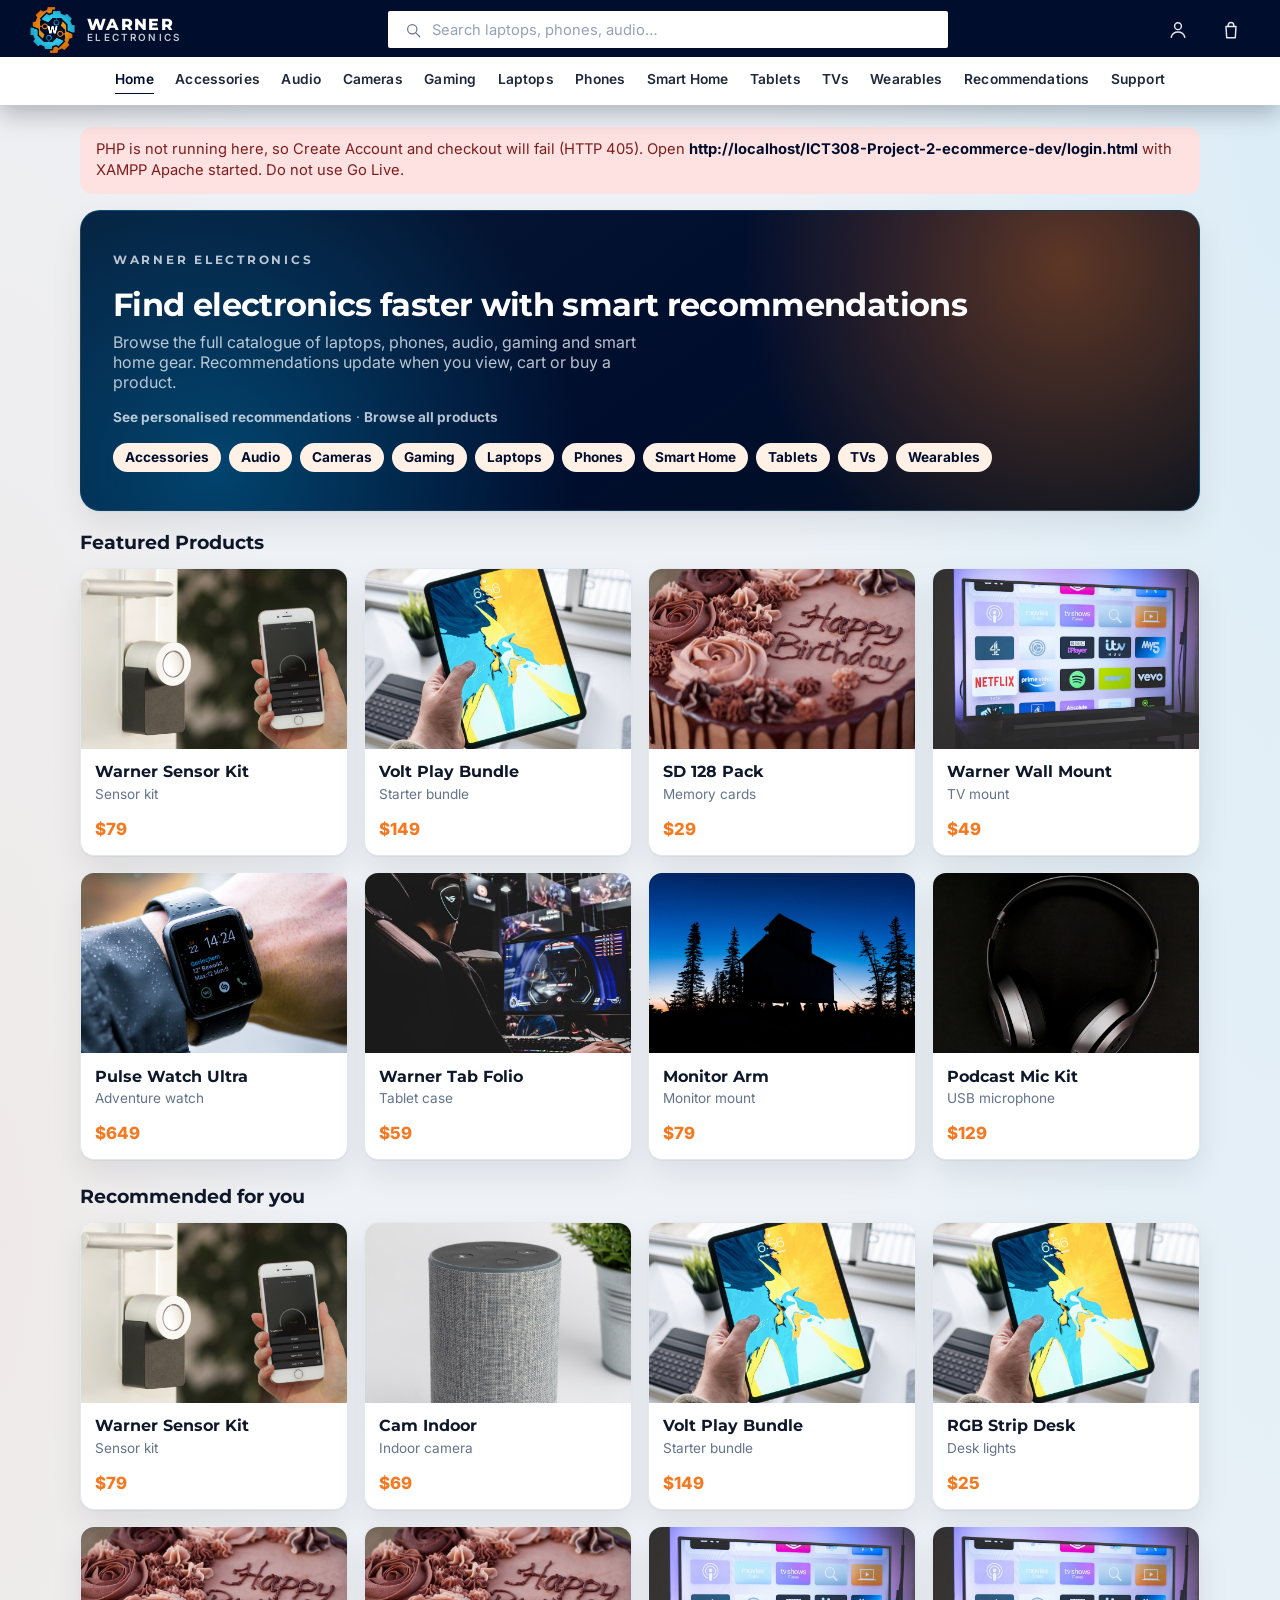
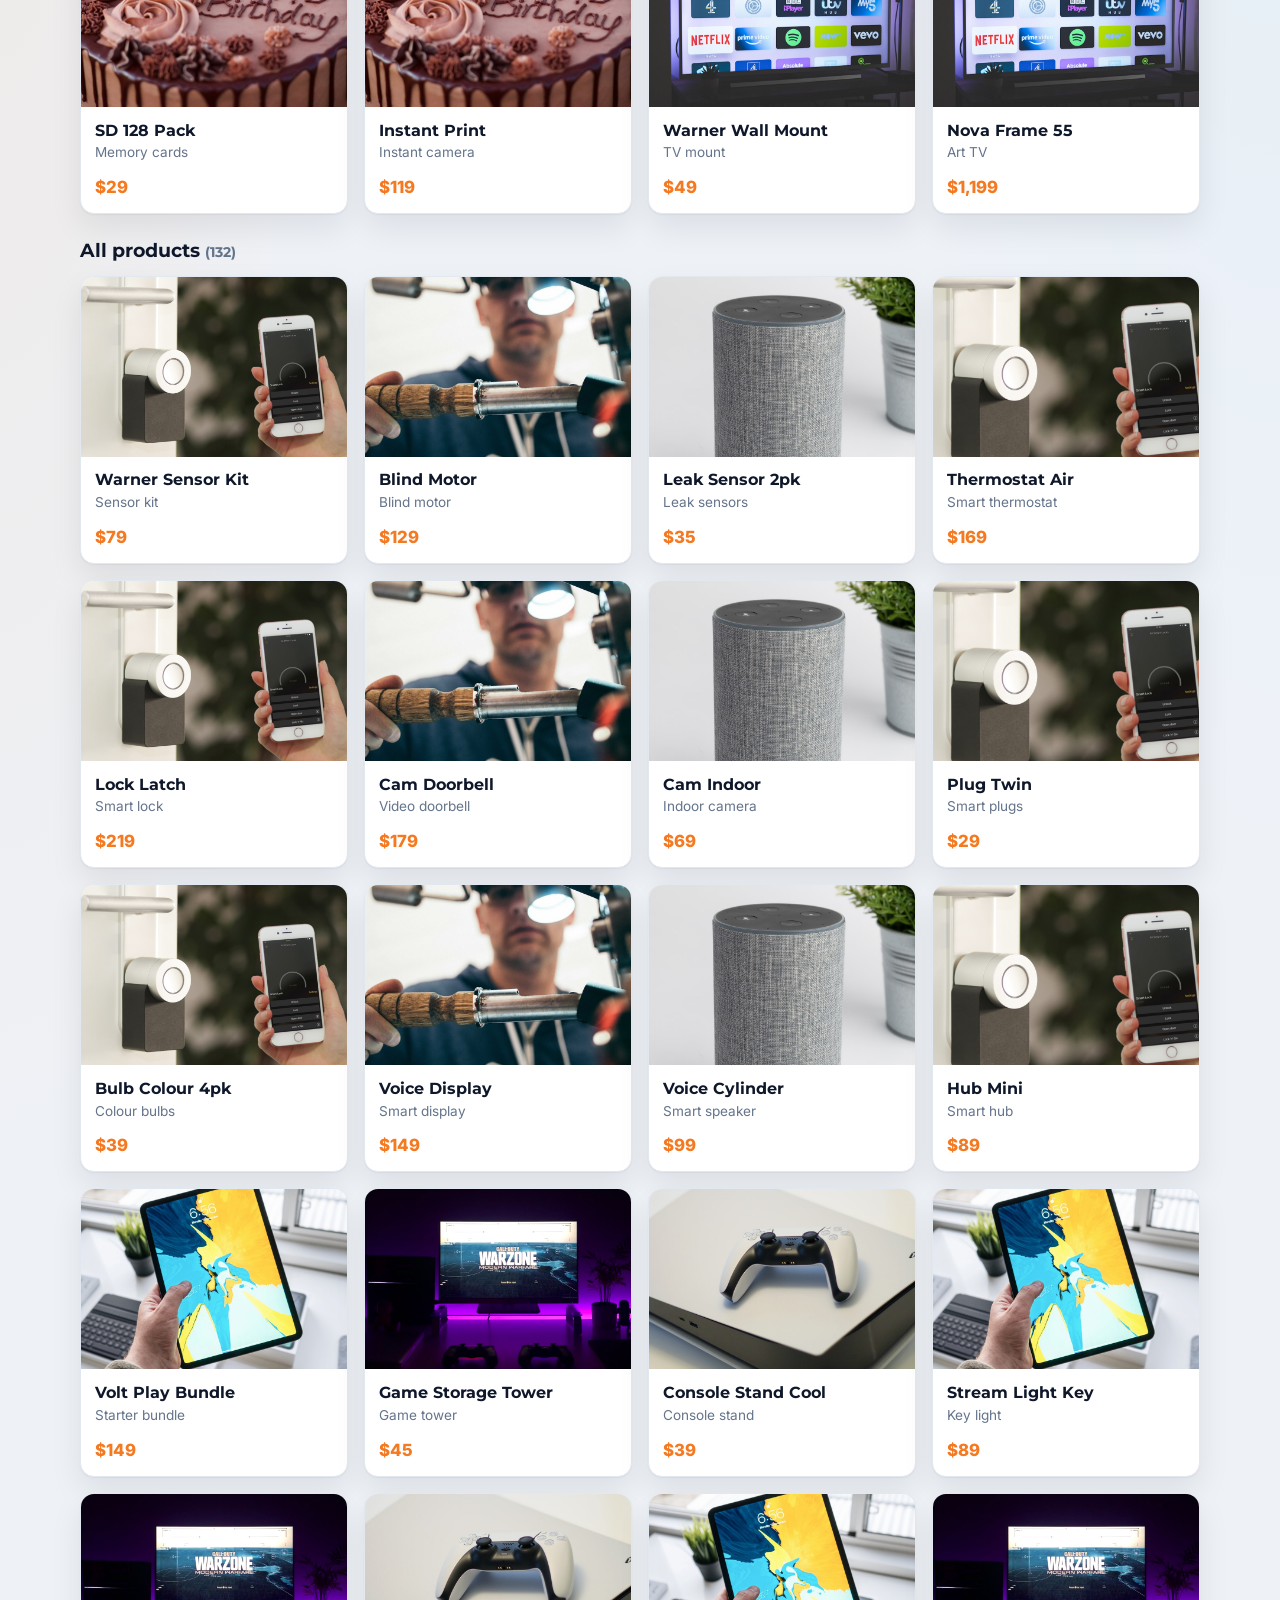
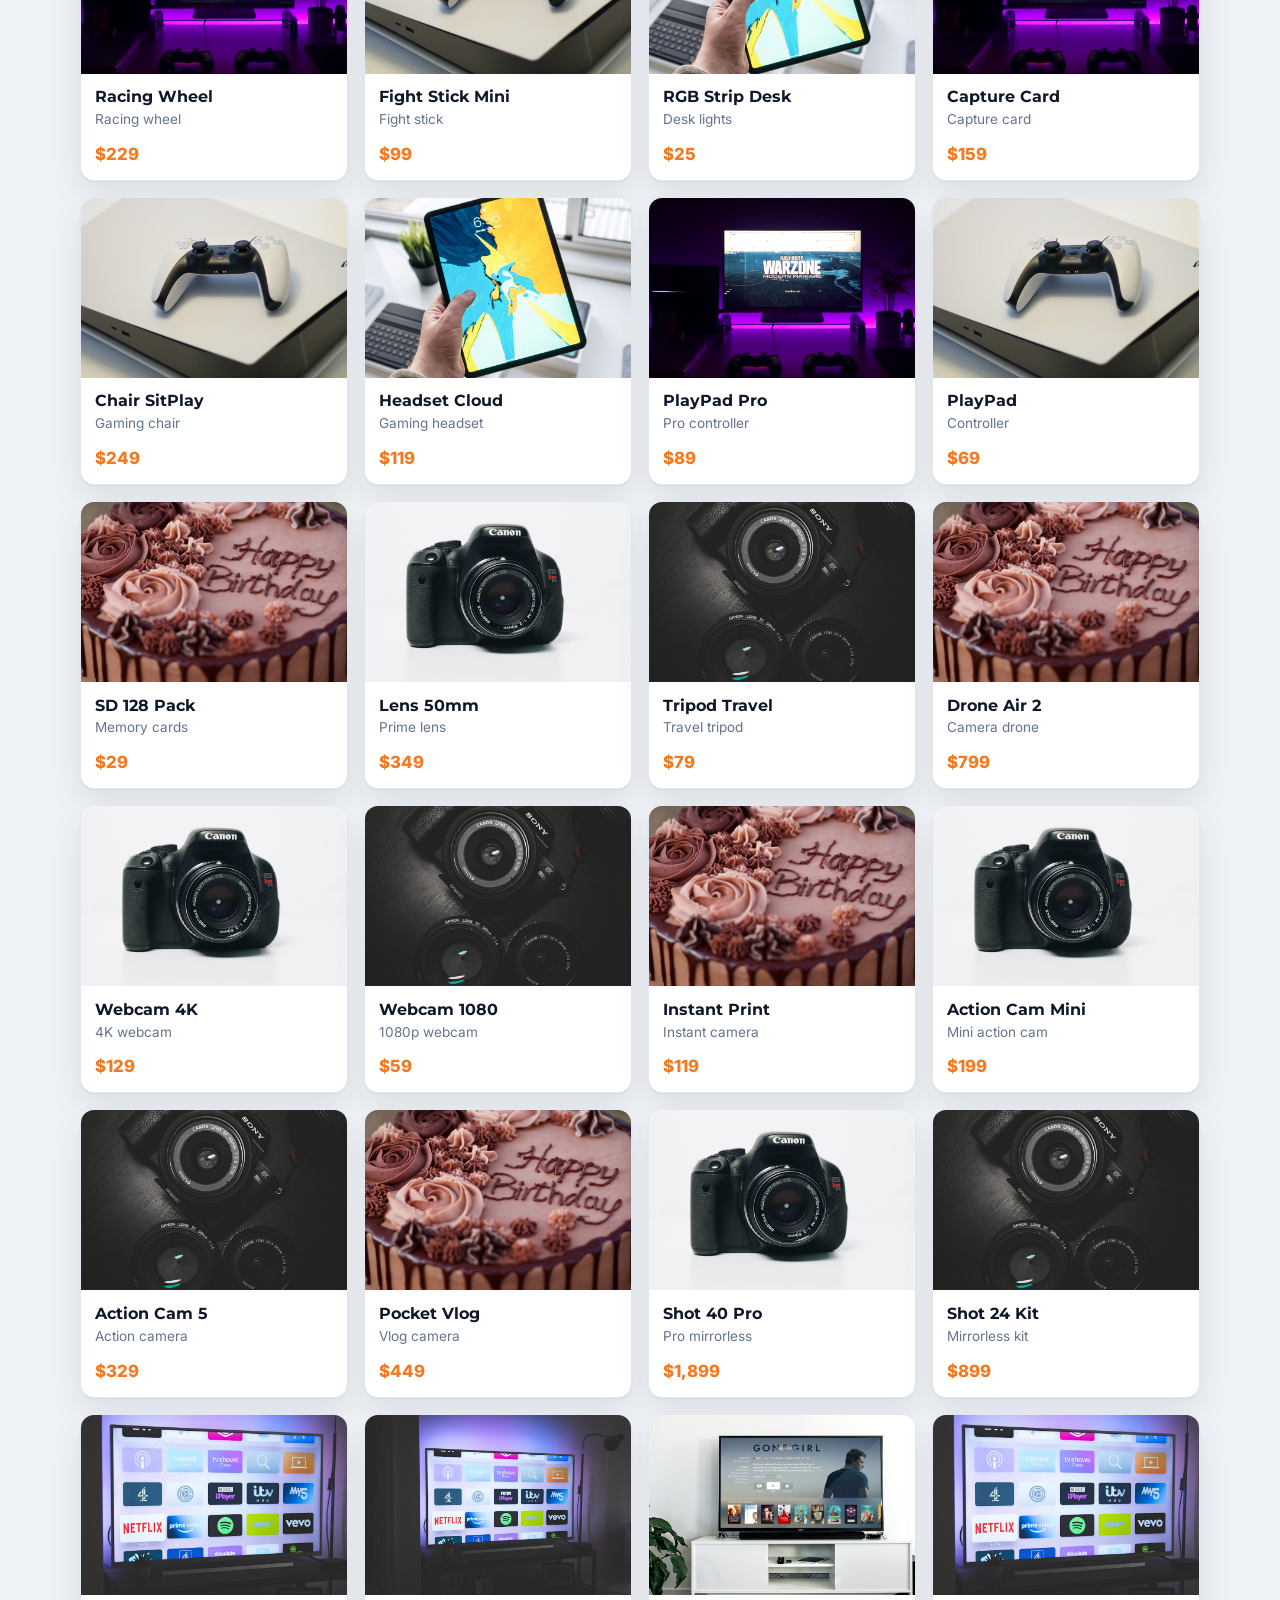
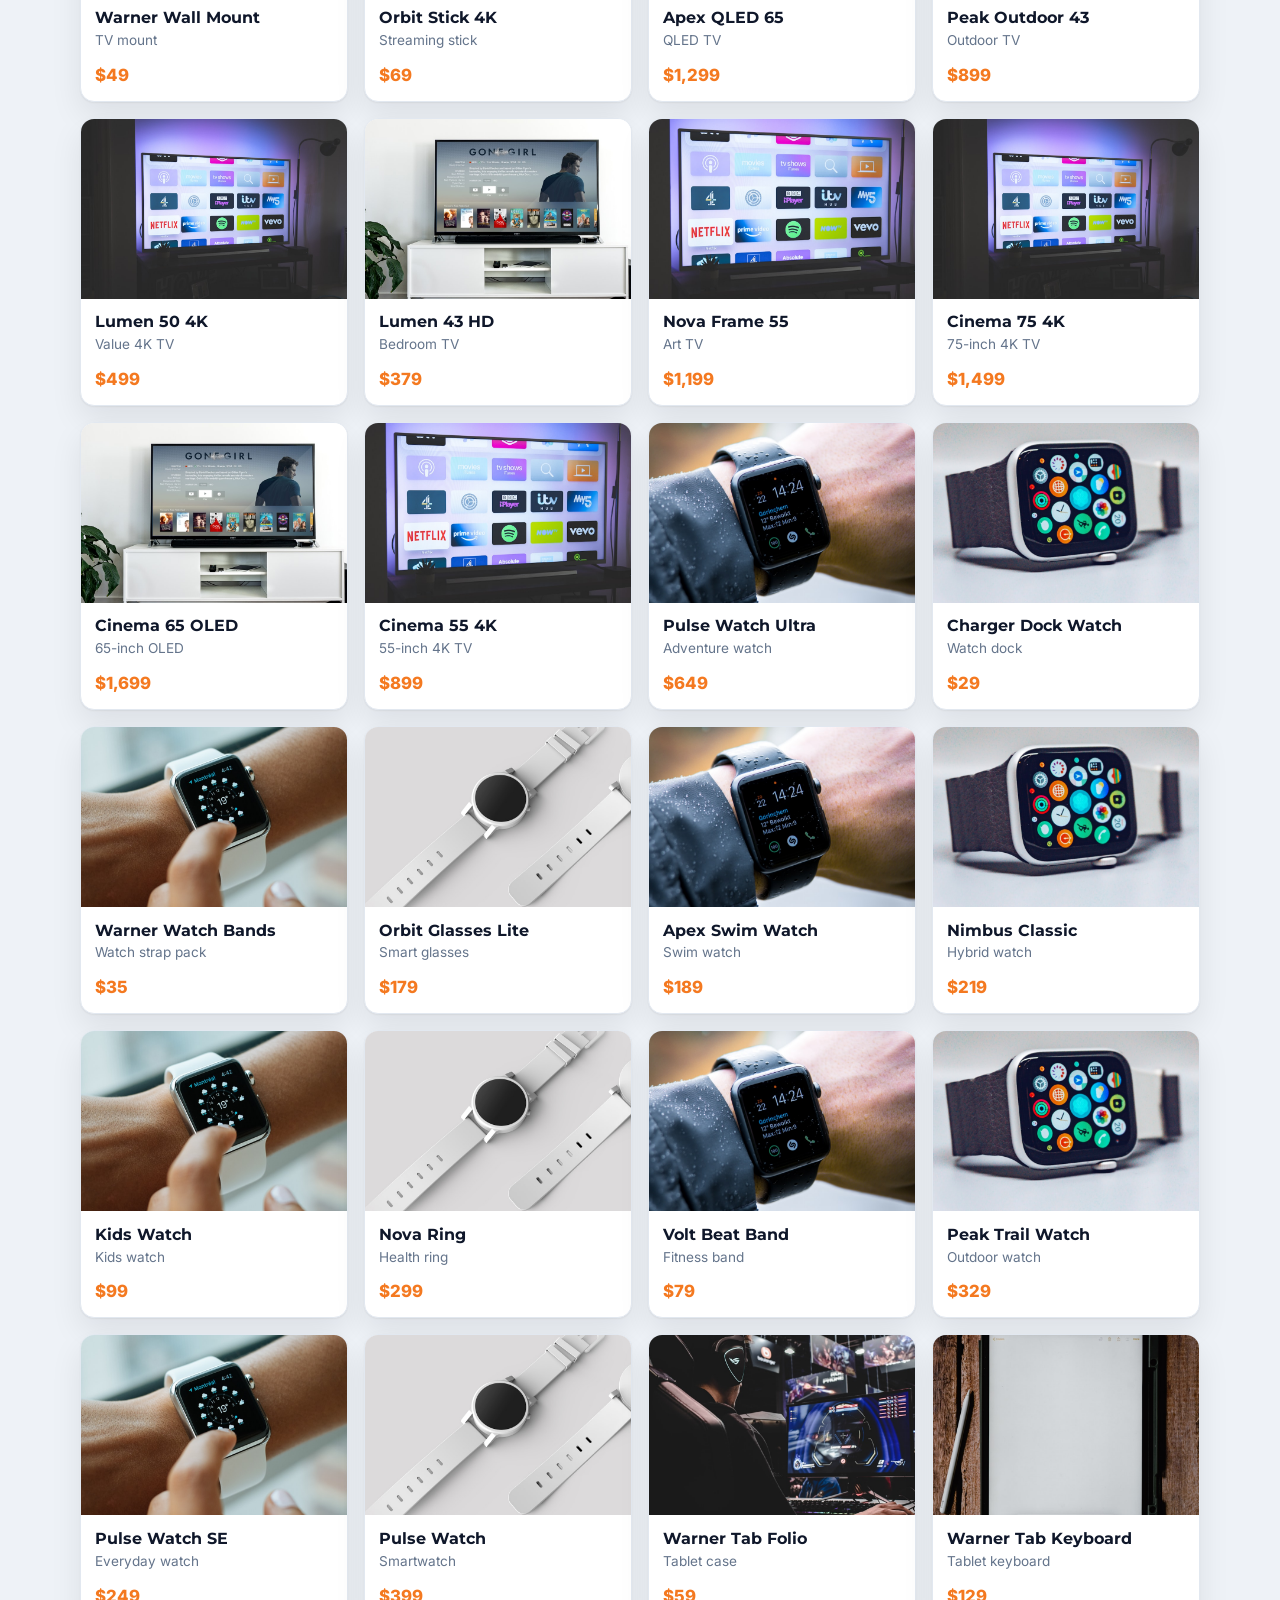
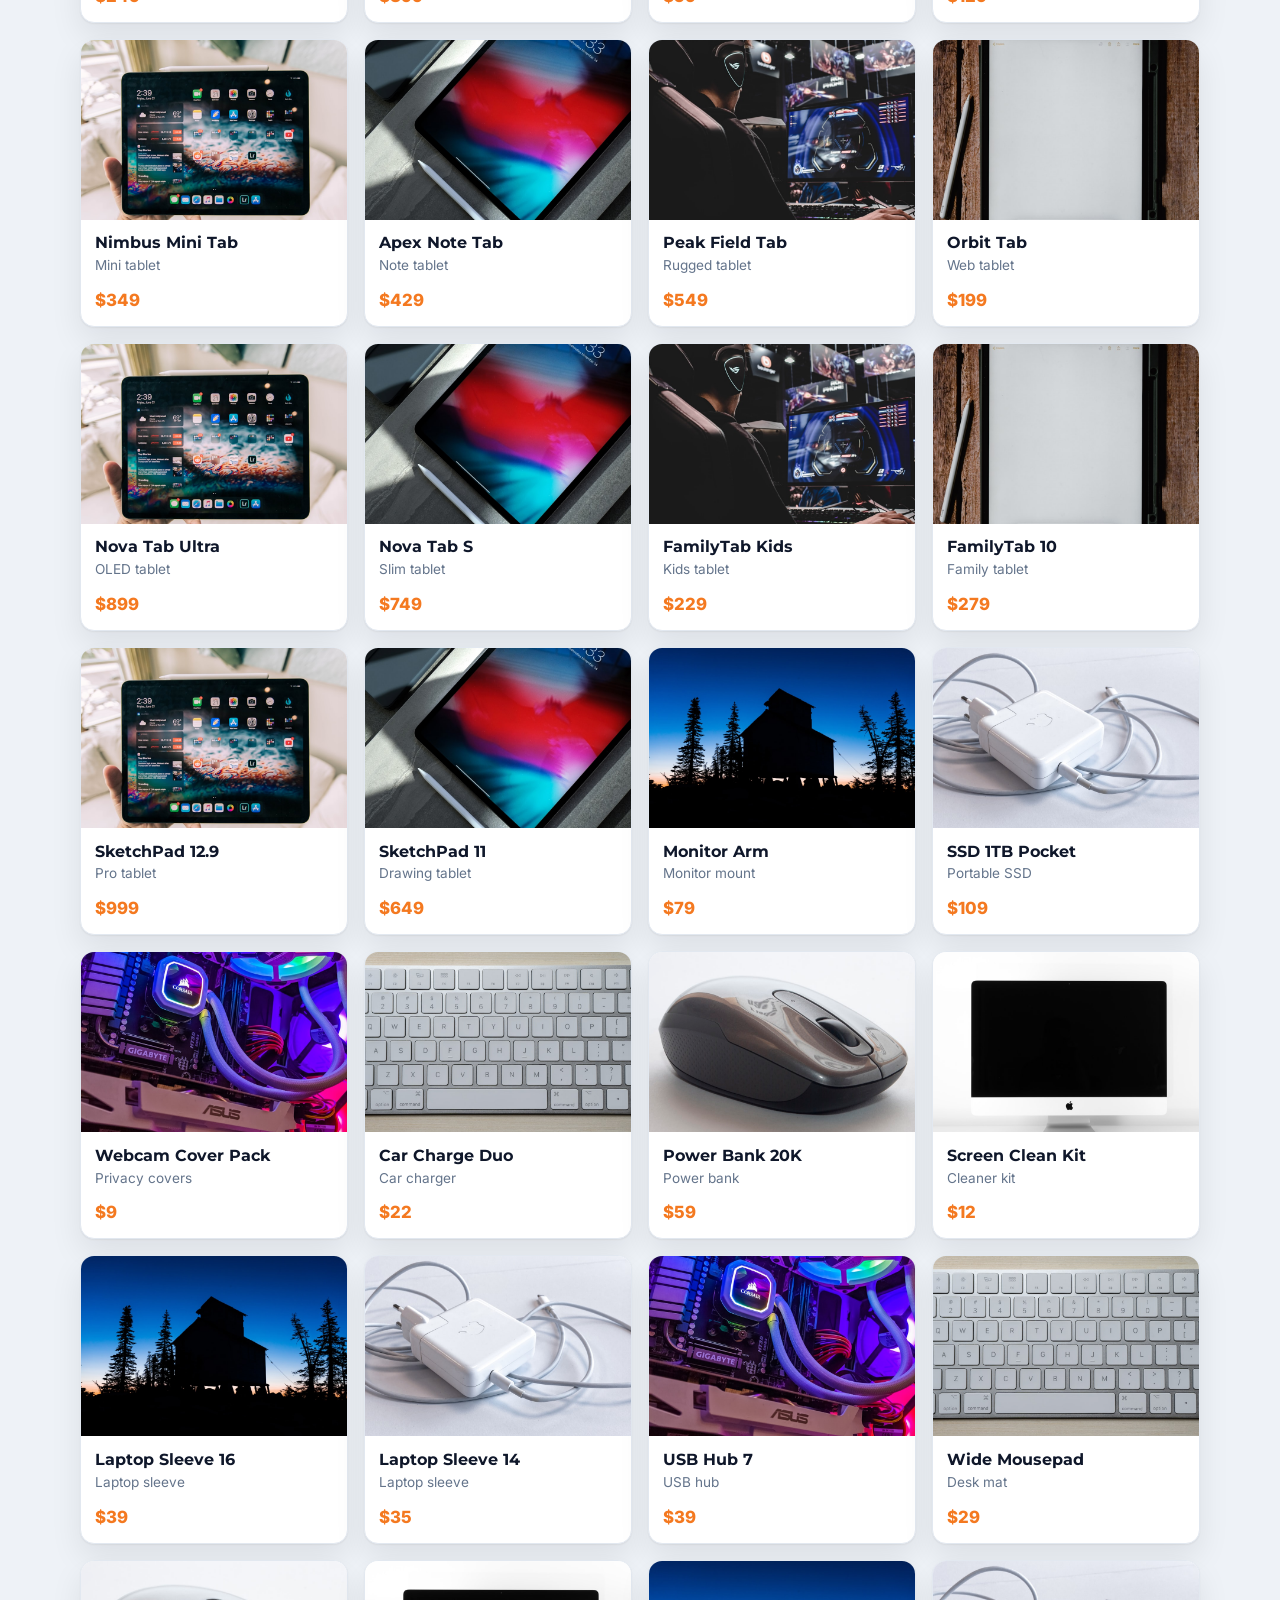
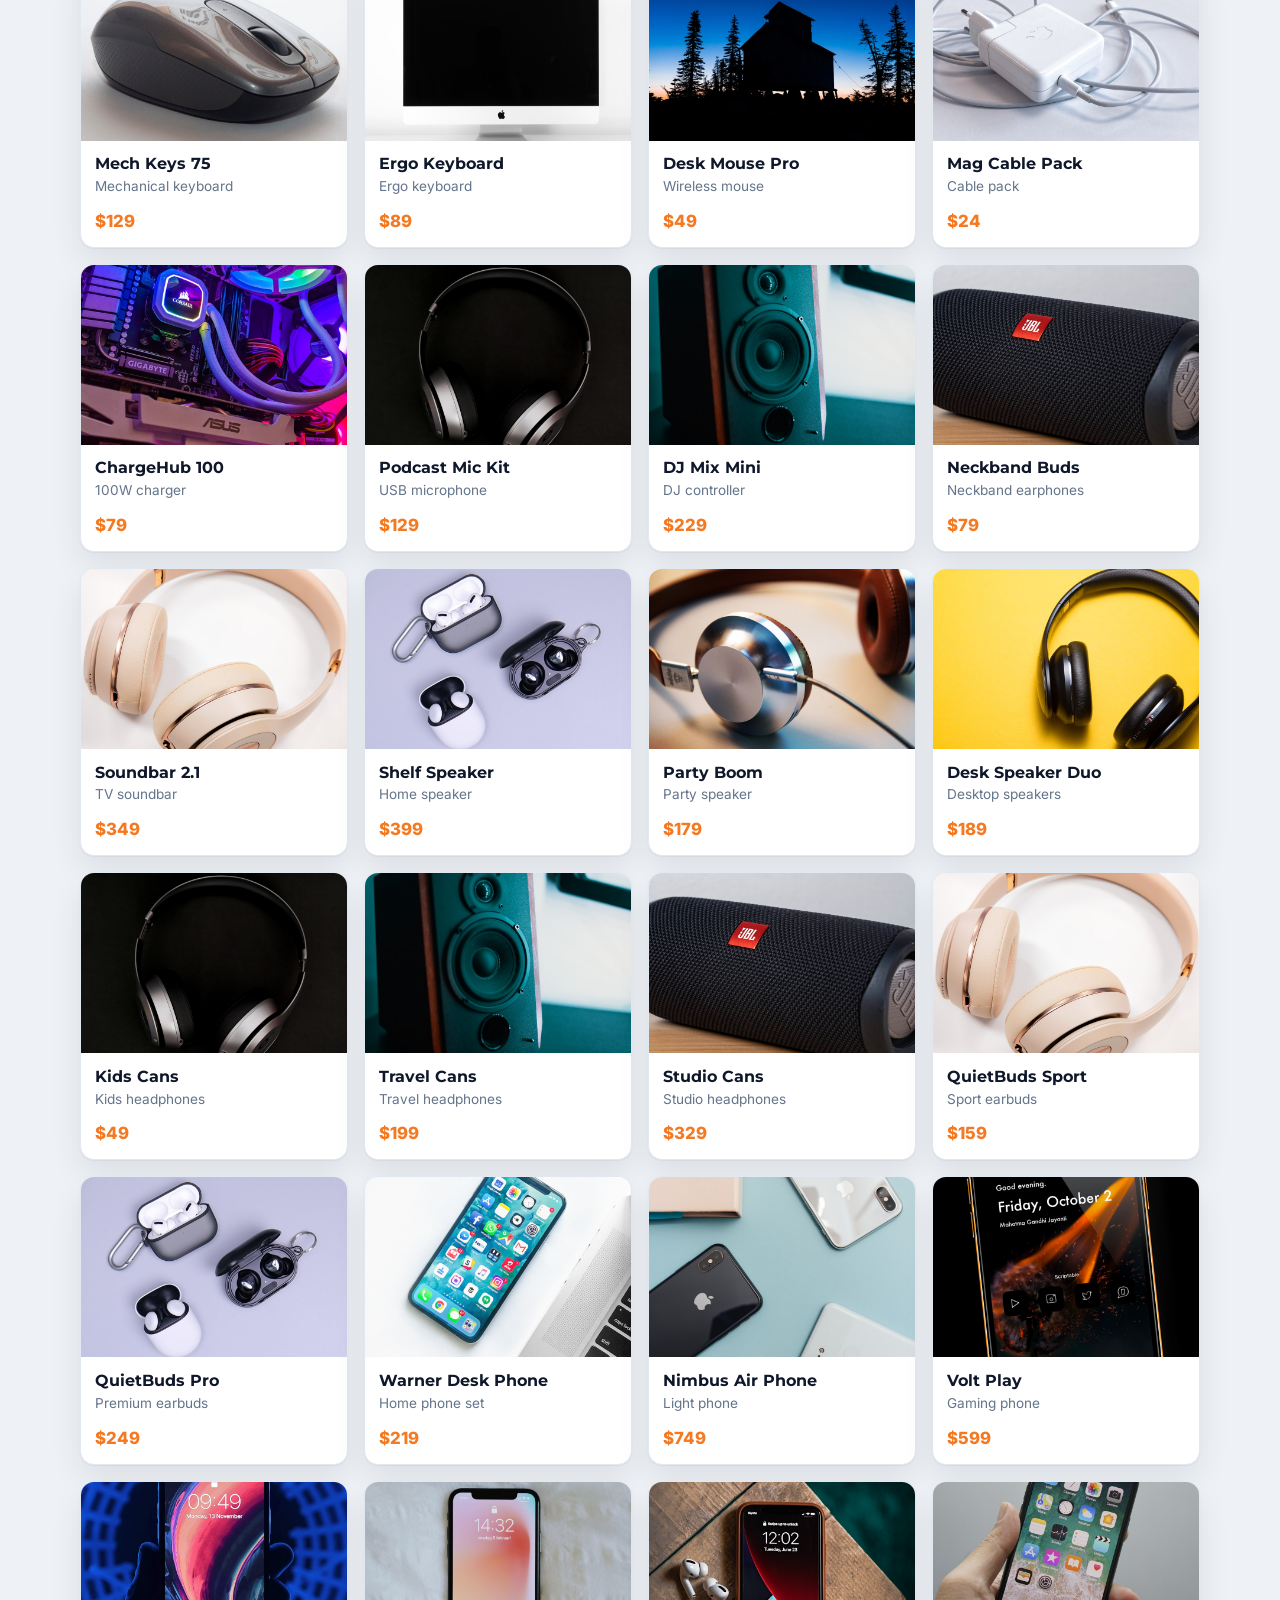
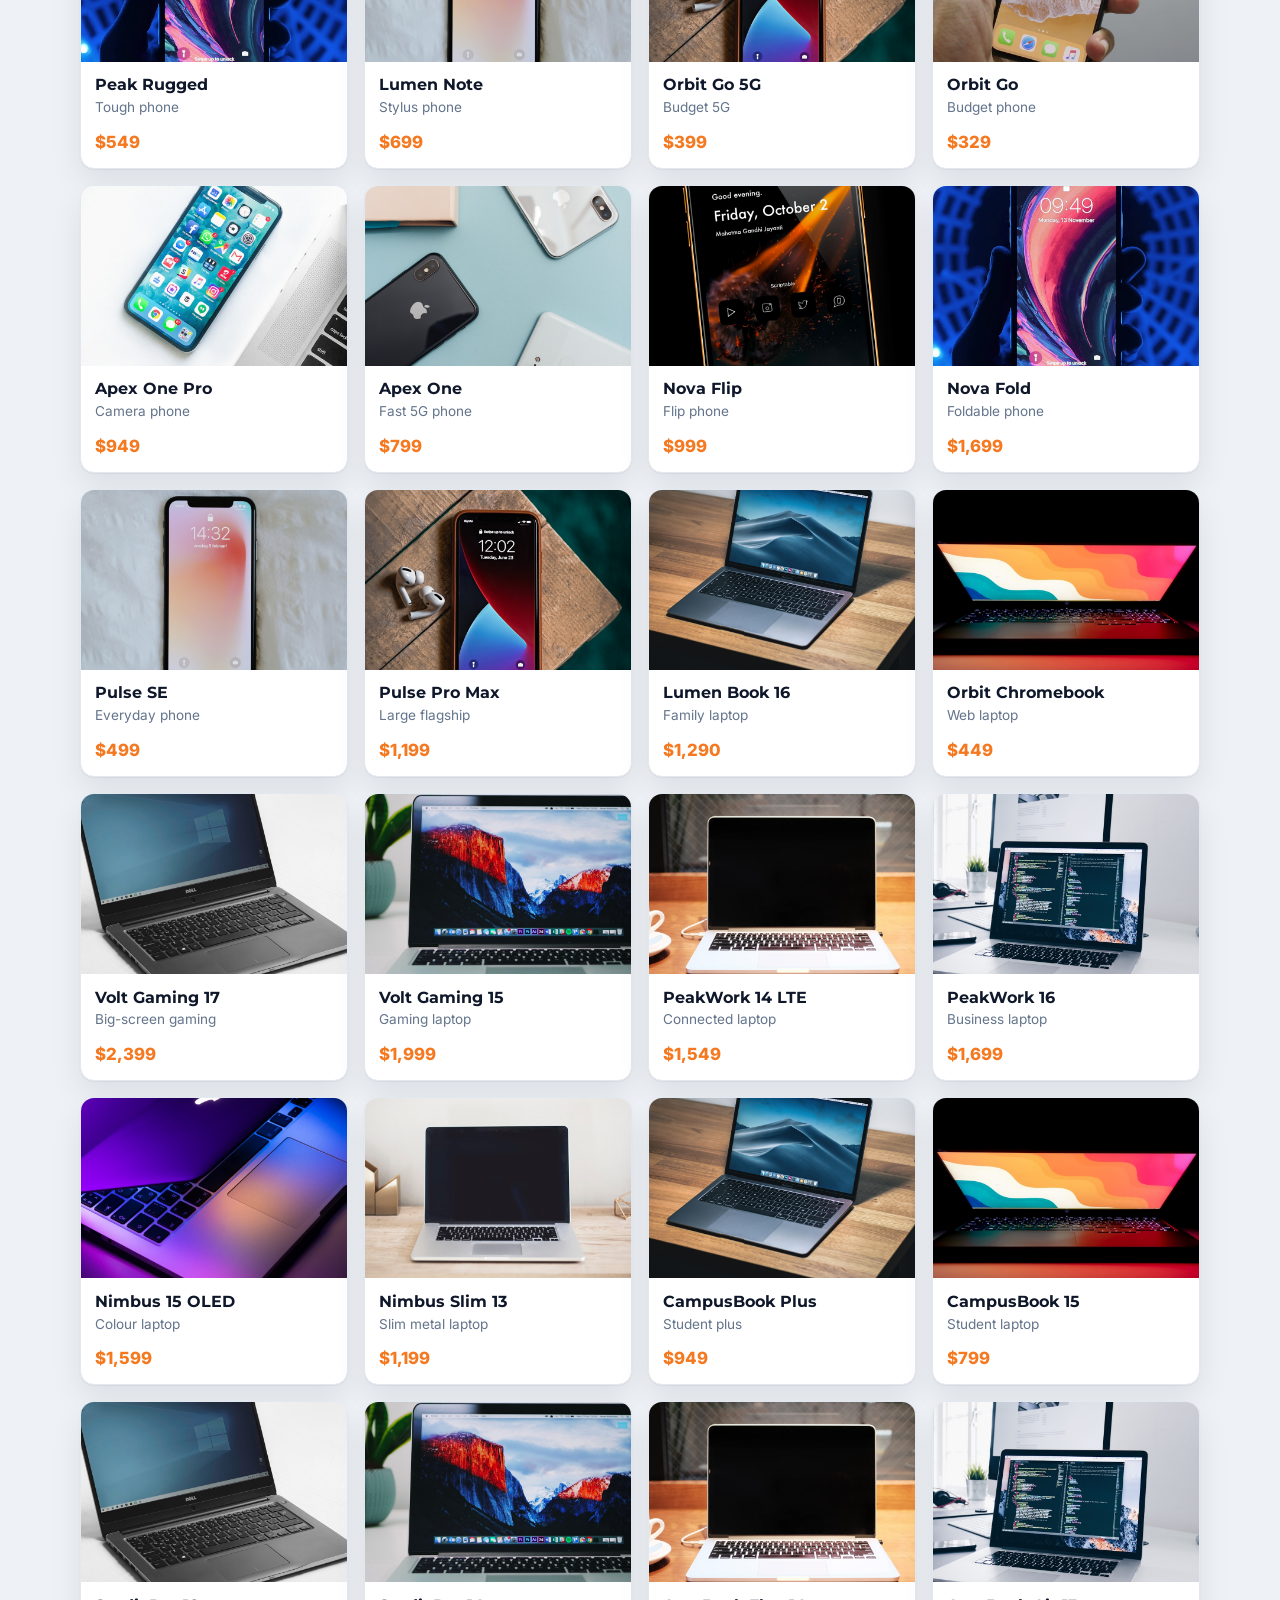
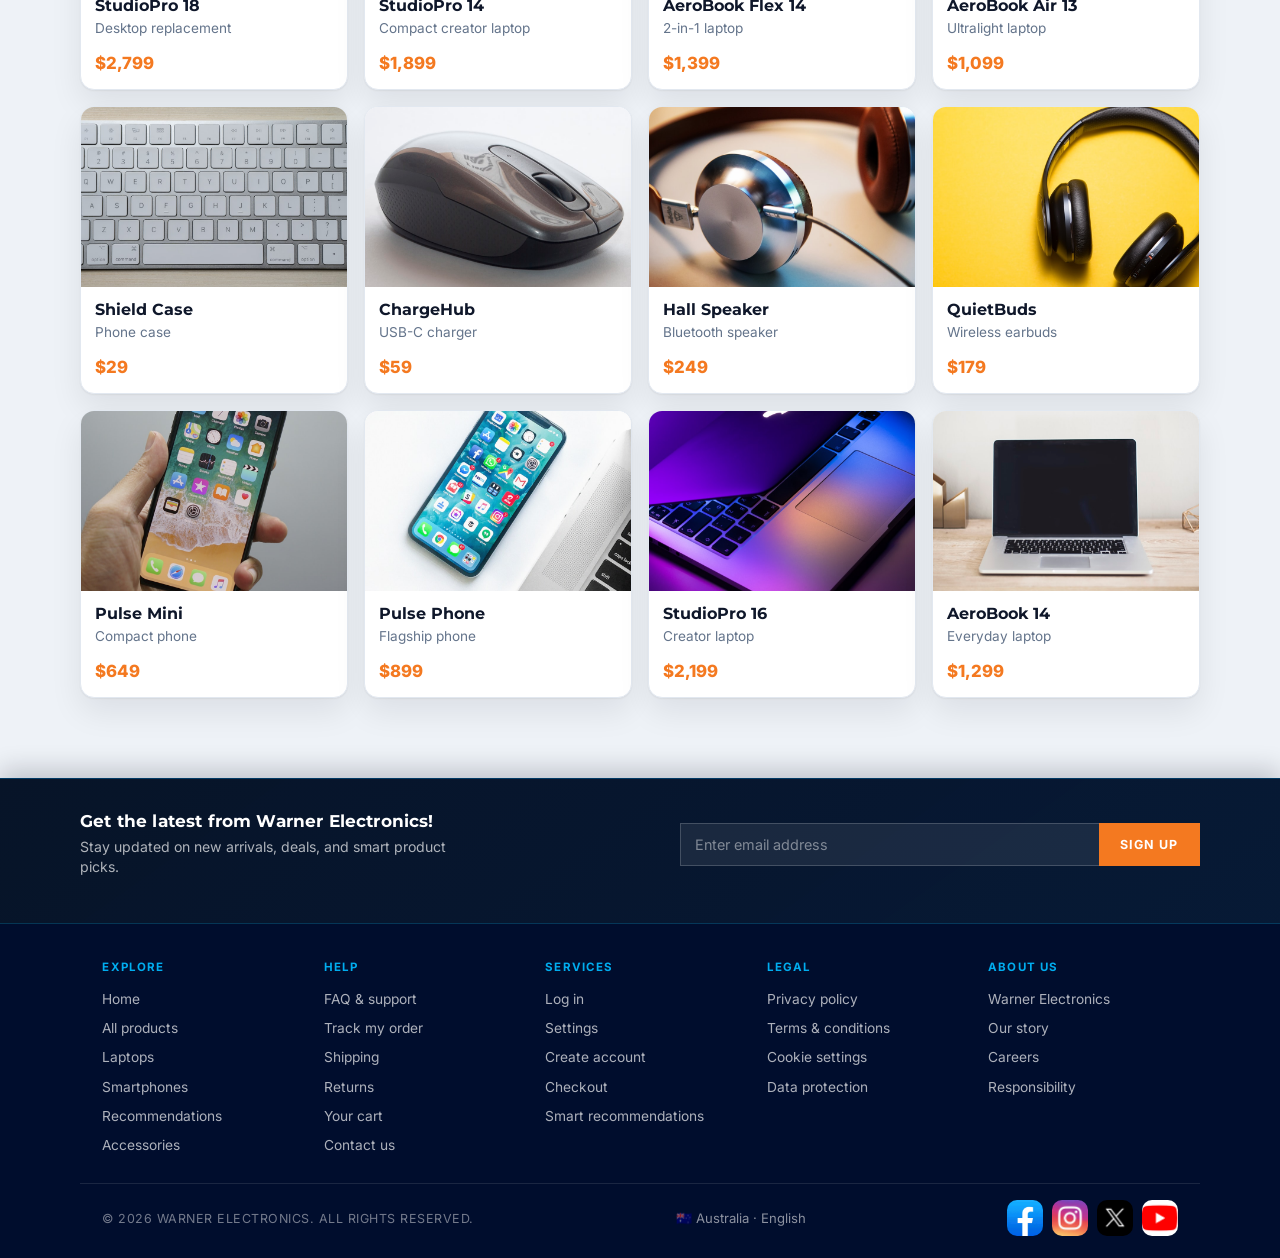
<file: index.html>
<!DOCTYPE html>
<!-- Public store entry. Use XAMPP localhost, not Go Live, so PHP signup works. -->
<html lang="en">
  <head>
    <meta charset="UTF-8" />
    <meta http-equiv="refresh" content="0; url=home.html" />
    <title>Warner Electronics</title>
    <link rel="icon" href="images/warner-logo.png" />
    <script>
      location.replace("home.html");
    </script>
  </head>
  <body>
    <p>Opening store… <a href="home.html">Continue</a></p>
    <p>For accounts and the database, use XAMPP:
      <a href="http://localhost/ICT308-Project-2-ecommerce-dev/home.html">http://localhost/ICT308-Project-2-ecommerce-dev/home.html</a>
    </p>
  </body>
</html>
</file>
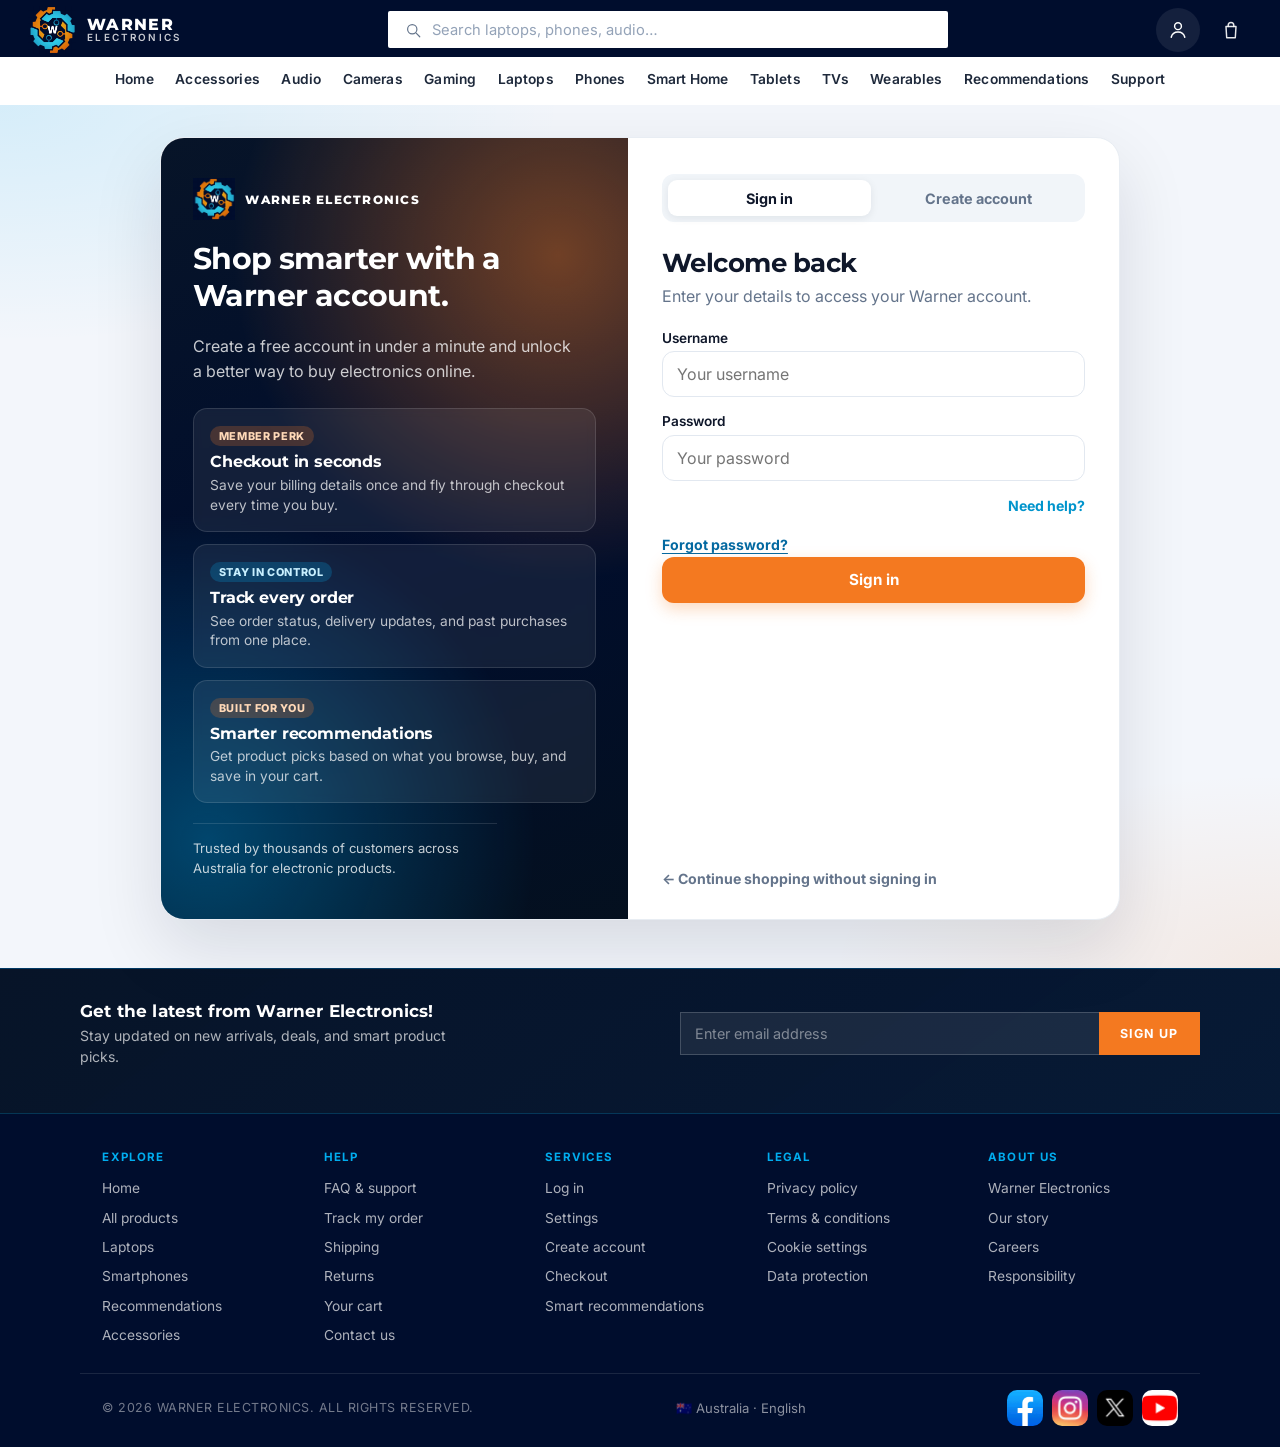
<file: account.html>
﻿<!DOCTYPE html>
<!-- Owner: Sukhman customer account panel -->
<html lang="en">
  <head>
    <meta charset="UTF-8" />
    <meta name="viewport" content="width=device-width, initial-scale=1.0" />
    <title>My account Warner Electronics</title>
    <link rel="icon" href="images/warner-logo.png" />
    <link rel="stylesheet" href="css/styles.css" />
    <link rel="stylesheet" href="css/sukhman.css" />
    <link rel="stylesheet" href="css/theme-dark.css" />
  </head>
  <body>
    <header class="site-header" data-header>
      <a class="brand" href="home.html">
        <img class="brand-logo" src="images/warner-mark.png" alt="" />
        <span class="brand-text">
          <span class="brand-name">WARNER</span>
          <span class="brand-sub">ELECTRONICS</span>
        </span>
      </a>
    </header>
    <div class="app-shell">
      <aside class="sidebar customer-sidebar">
        <h2>My account</h2>
        <button class="side-link" type="button" data-tab="profile">My profile</button>
        <button class="side-link active" type="button" data-tab="orders">Past orders</button>
        <button class="side-link" type="button" data-tab="tracking">Package tracking</button>
        <a class="side-link" href="settings.html">Settings</a>
        <a class="side-link" href="home.html">Continue shopping</a>
      </aside>
      <main class="admin-main">
        <section class="panel" id="view-orders">
          <div class="panel-head">
            <div>
              <h2 style="margin:0">Past orders</h2>
              <p class="meta">Every checkout you complete appears here.</p>
            </div>
          </div>
          <div id="orders-list"></div>
        </section>

        <section class="panel" id="view-tracking" hidden>
          <div class="panel-head">
            <div>
              <h2 style="margin:0">Package tracking</h2>
              <p class="meta">Follow delivery progress for your orders.</p>
            </div>
          </div>
          <div id="tracking-list"></div>
        </section>

        <section class="panel" id="view-profile" hidden>
          <div class="panel-head">
            <div>
              <h2 style="margin:0">My profile</h2>
              <p class="meta">Update your contact details for delivery.</p>
            </div>
          </div>
          <form id="profile-form" class="profile-form">
            <div class="form-grid">
              <div class="field">
                <label for="profile-first">First name</label>
                <input id="profile-first" required />
              </div>
              <div class="field">
                <label for="profile-last">Last name</label>
                <input id="profile-last" required />
              </div>
              <div class="field field-span-2">
                <label for="profile-email">Email</label>
                <input id="profile-email" type="email" required />
              </div>
              <div class="field field-span-2">
                <label for="profile-phone">Phone number</label>
                <input id="profile-phone" type="tel" placeholder="e.g. 0412 345 678" />
              </div>
              <div class="field field-span-2">
                <label for="profile-address">Street address</label>
                <input id="profile-address" placeholder="Street and number" />
              </div>
              <div class="field">
                <label for="profile-city">City</label>
                <input id="profile-city" />
              </div>
              <div class="field">
                <label for="profile-zip">Zip / postal code</label>
                <input id="profile-zip" />
              </div>
              <div class="field field-span-2">
                <label for="profile-country">Country</label>
                <input id="profile-country" placeholder="e.g. Australia" />
              </div>
            </div>
            <button class="btn" type="submit">Save profile</button>
            <p class="meta" id="profile-msg" style="margin-top:0.75rem"></p>
          </form>
        </section>
      </main>
    </div>
    <script src="js/data.js"></script>
    <script src="js/backend-bootstrap.js"></script>
    <script src="js/app.js"></script>
    <script src="js/backend-adapter.js"></script>
    <script src="js/vedic/recommendation-engine.js"></script>
    <script src="js/abik/account-dropdown-fix.js"></script>
    <script src="js/kushal/forgot-password.js"></script>
    <script src="js/sukhman/account.js"></script>
  </body>
</html>
</file>
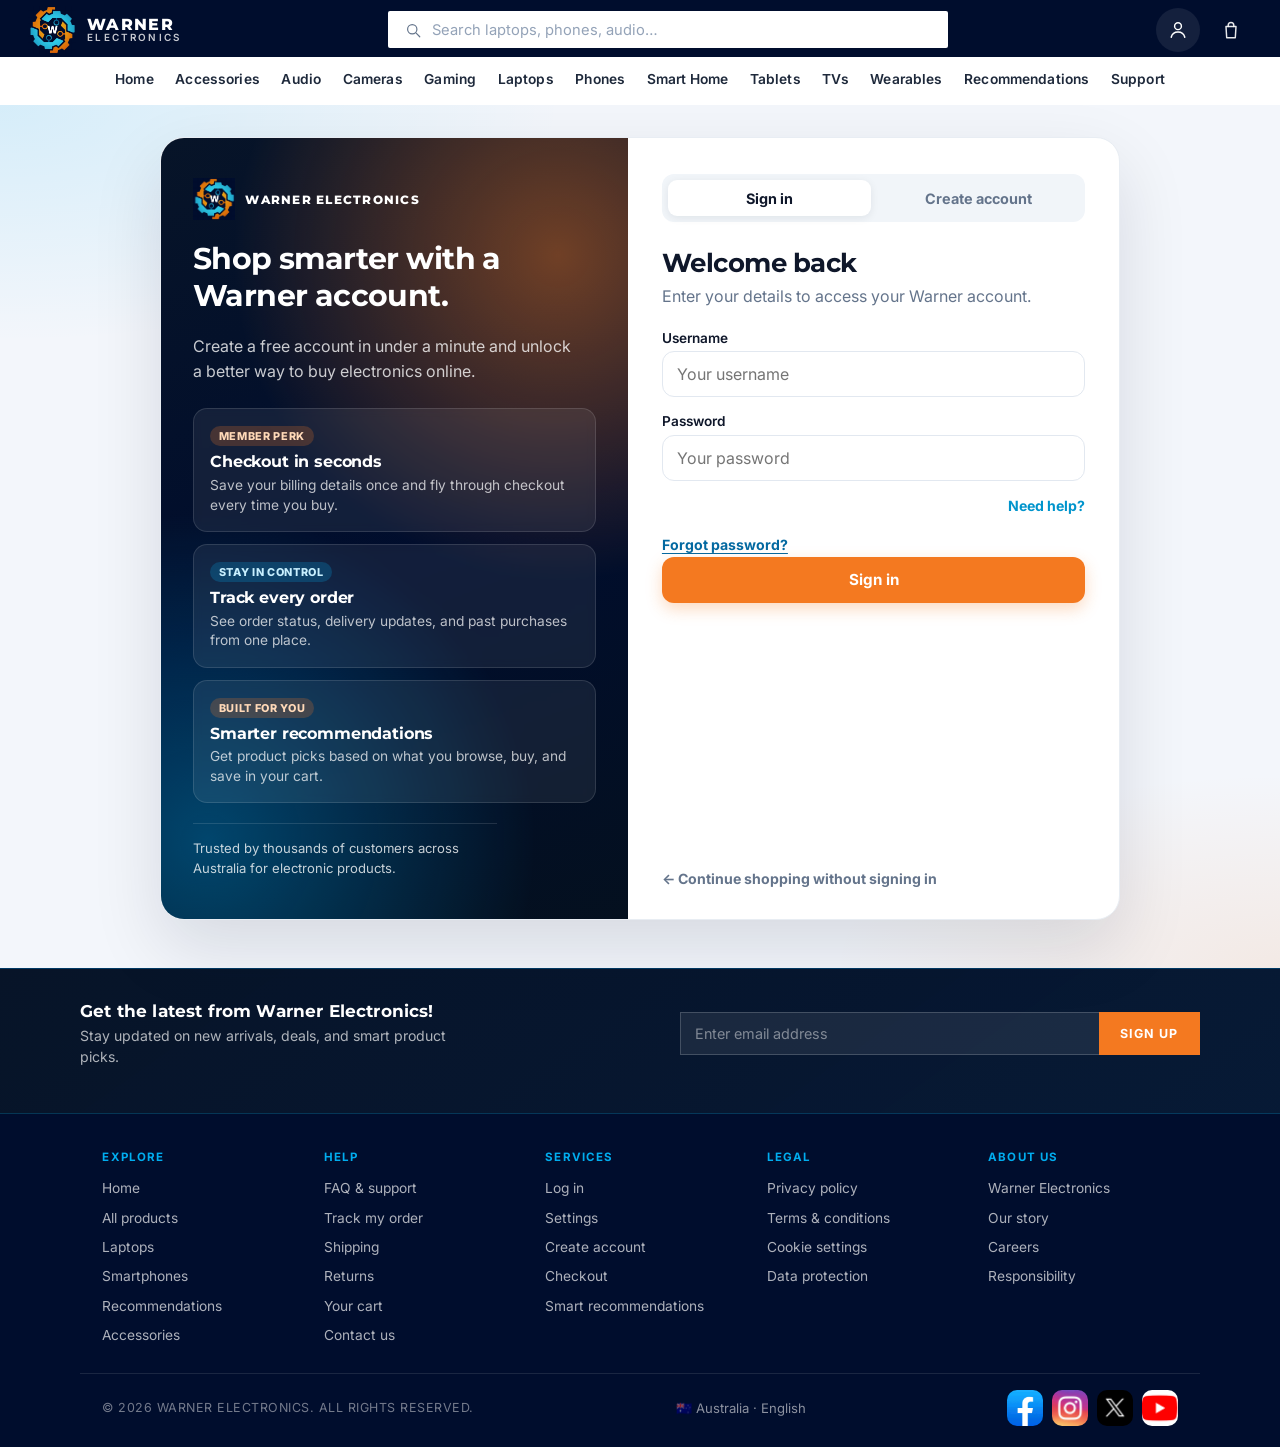
<file: admin.html>
﻿<!DOCTYPE html>
<!-- Owner: Kushal admin dashboard -->
<html lang="en">
  <head>
    <meta charset="UTF-8" />
    <meta name="viewport" content="width=device-width, initial-scale=1.0" />
    <title>Admin Warner Electronics</title>
    <link rel="icon" href="images/warner-logo.png" />
    <link rel="stylesheet" href="css/styles.css" />
    <link rel="stylesheet" href="css/kushal.css" />
    <link rel="stylesheet" href="css/theme-dark.css" />
  </head>
  <body class="admin-app">
    <aside class="admin-rail">
      <a class="admin-brand" href="home.html">
        <img src="images/warner-mark.png" alt="" />
        <span>
          <strong>WARNER</strong>
          <em>ELECTRONICS</em>
        </span>
      </a>
      <div class="admin-team">Catalogue workspace</div>
      <nav class="admin-nav" aria-label="Admin">
        <button class="admin-nav-link active" type="button" data-tab="dashboard">
          <svg viewBox="0 0 24 24" aria-hidden="true"><rect x="3" y="3" width="7" height="7" rx="1.5"/><rect x="14" y="3" width="7" height="7" rx="1.5"/><rect x="3" y="14" width="7" height="7" rx="1.5"/><rect x="14" y="14" width="7" height="7" rx="1.5"/></svg>
          Dashboard
        </button>
        <button class="admin-nav-link" type="button" data-tab="products">
          <svg viewBox="0 0 24 24" aria-hidden="true"><path d="M4 7h16v12H4z"/><path d="M8 7V5h8v2"/></svg>
          Products
        </button>
        <button class="admin-nav-link" type="button" data-tab="categories">
          <svg viewBox="0 0 24 24" aria-hidden="true"><path d="M4 6h16M4 12h16M4 18h10"/></svg>
          Categories
        </button>
        <button class="admin-nav-link" type="button" data-tab="rules">
          <svg viewBox="0 0 24 24" aria-hidden="true"><path d="M5 6h14M5 12h10M5 18h7"/><circle cx="19" cy="12" r="2"/><circle cx="16" cy="18" r="2"/></svg>
          Recommendations
        </button>
        <button class="admin-nav-link" type="button" data-tab="reports">
          <svg viewBox="0 0 24 24" aria-hidden="true"><path d="M4 19V5M4 19h16"/><path d="M8 15l3-4 3 2 4-6"/></svg>
          Reports
        </button>
        <button class="admin-nav-link" type="button" data-tab="settings">
          <svg viewBox="0 0 24 24" aria-hidden="true"><circle cx="12" cy="12" r="3"/><path d="M19.4 15a7.7 7.7 0 0 0 .1-6l-2.1-.3-1-1.8 1.2-1.8-2.1-2.1-1.8 1.2-1.8-1-.3-2.1h-2.4l-.3 2.1-1.8 1-1.8-1.2-2.1 2.1 1.2 1.8-1 1.8-2.1.3a7.7 7.7 0 0 0 .1 6l2.1.3 1 1.8-1.2 1.8 2.1 2.1 1.8-1.2 1.8 1 .3 2.1h2.4l.3-2.1 1.8-1 1.8 1.2 2.1-2.1-1.2-1.8 1-1.8z"/></svg>
          Settings
        </button>
      </nav>
      <a class="admin-nav-link admin-nav-store" href="home.html">
        <svg viewBox="0 0 24 24" aria-hidden="true"><path d="M4 10h16l-1 10H5L4 10z"/><path d="M8 10V7a4 4 0 0 1 8 0v3"/></svg>
        Storefront
      </a>
    </aside>

    <div class="admin-workspace">
      <header class="admin-topbar">
        <label class="admin-search">
          <svg viewBox="0 0 24 24" aria-hidden="true"><circle cx="11" cy="11" r="6"/><path d="M16 16l5 5"/></svg>
          <input id="admin-q" type="search" placeholder="Search products, brands, categories" autocomplete="off" />
        </label>
        <div class="admin-top-actions">
          <div class="admin-user">
            <span class="admin-avatar" id="admin-avatar">A</span>
            <span>
              <strong id="admin-user-name">Admin</strong>
              <em>Catalogue manager</em>
            </span>
          </div>
          <button class="admin-logout" type="button" data-logout>Log out</button>
        </div>
      </header>

      <main class="admin-main-pane">
        <section id="view-dashboard">
          <div class="admin-page-head">
            <div>
              <h1>Dashboard</h1>
              <p>Track catalogue health, stock, and live checkout totals.</p>
            </div>
          </div>
          <div class="admin-kpi-row" id="dash-kpis"></div>
          <div class="admin-split">
            <section class="admin-card">
              <div class="admin-card-head">
                <h2>Needs attention</h2>
              </div>
              <div id="dash-alerts"></div>
            </section>
            <section class="admin-card">
              <div class="admin-card-head">
                <h2>Recent orders</h2>
              </div>
              <div id="dash-orders"></div>
            </section>
          </div>
        </section>

        <section id="view-products" hidden>
          <div class="admin-page-head">
            <div>
              <h1>Products</h1>
              <p>Edit the live catalogue. Changes show for customers immediately.</p>
            </div>
            <button class="btn" type="button" id="add-product">+ Product</button>
          </div>
          <div class="admin-tabs" id="product-tabs"></div>
          <div class="admin-filters">
            <select id="admin-cat"><option value="">Category: All</option></select>
          </div>
          <div class="admin-card">
            <div class="admin-card-head">
              <h2>Catalogue</h2>
              <p class="meta" id="product-count"></p>
            </div>
            <div id="catalogue"></div>
          </div>
        </section>

        <section id="view-categories" hidden>
          <div class="admin-page-head">
            <div>
              <h1>Categories</h1>
              <p>Add or remove store categories used across the catalogue.</p>
            </div>
            <button class="btn" type="button" id="add-cat">+ Category</button>
          </div>
          <section class="admin-card">
            <div class="admin-card-head">
              <h2>Active categories</h2>
            </div>
            <div class="admin-inline-add">
              <input id="cat-input" placeholder="e.g. Gaming" />
              <button class="btn" type="button" id="add-cat-inline">Add</button>
            </div>
            <div class="admin-cat-grid" id="cat-list"></div>
          </section>
        </section>

        <section id="view-rules" hidden>
          <div class="admin-page-head">
            <div>
              <h1>Recommendation rules</h1>
              <p>When a customer views or buys a product, boost the item you pick here.</p>
            </div>
          </div>
          <section class="admin-card">
            <div class="admin-card-head">
              <h2>Add a rule</h2>
            </div>
            <div class="admin-rule-form">
              <div class="field">
                <label for="rule-name">Rule name</label>
                <input id="rule-name" placeholder="Laptop bag with UltraBook" />
              </div>
              <div class="field">
                <label for="rule-when-id">When they view or buy</label>
                <select id="rule-when-id"></select>
              </div>
              <div class="field">
                <label for="rule-then-id">Then recommend</label>
                <select id="rule-then-id"></select>
              </div>
              <button class="btn" type="button" id="save-rule">Save rule</button>
            </div>
          </section>
          <section class="admin-card" style="margin-top:1rem">
            <div class="admin-card-head">
              <h2>Active rules</h2>
              <p class="meta" id="rule-count"></p>
            </div>
            <div id="rules-list"></div>
          </section>
        </section>

        <section id="view-reports" hidden>
          <div class="admin-page-head">
            <div>
              <h1>Reports</h1>
              <p>Live totals from completed checkouts.</p>
            </div>
          </div>
          <div id="admin-reports"></div>
        </section>

        <section id="view-settings" hidden>
          <div class="admin-page-head">
            <div>
              <h1>Settings</h1>
              <p>Account preferences and database management tools.</p>
            </div>
          </div>
          <section class="admin-card">
            <div class="admin-setting-row admin-setting-row--stack">
              <div>
                <h2>Appearance</h2>
                <p class="meta">Choose Light, Dark, or System. This controls the appearance of the Admin dashboard on this browser.</p>
              </div>
              <div class="appearance-picker" id="admin-appearance"></div>
            </div>
          </section>
          <section class="admin-card" style="margin-top:1rem">
            <div class="admin-setting-row">
              <div>
                <h2>Catalogue data</h2>
                <p class="meta">Clear all products, categories and recommendation rules from the database.</p>
              </div>
              <button class="btn btn-outline" type="button" id="reset-data">Clear catalogue</button>
            </div>
            <div class="admin-setting-row admin-setting-row--stack">
              <div>
                <h2>Owner account</h2>
                <p class="meta">A customer can sign up normally, then you can promote that username to the Owner role.</p>
              </div>
              <div class="admin-owner-promote" style="display:flex;gap:.6rem;flex-wrap:wrap;width:100%;max-width:520px">
                <input id="owner-promote-username" type="text" placeholder="Customer username" style="flex:1;min-width:200px" />
                <button class="btn btn-outline" type="button" id="promote-owner">Promote to Owner</button>
              </div>
            </div>
            <div class="admin-setting-row">
              <div>
                <h2>Sales history</h2>
                <p class="meta">Remove recorded orders and revenue charts.</p>
              </div>
              <button class="btn btn-danger" type="button" id="clear-orders">Clear sales history</button>
            </div>
          </section>
        </section>
      </main>
    </div>

    <div class="modal-backdrop" id="product-modal" role="dialog" aria-modal="true">
      <div class="modal modal-product">
        <div class="modal-head">
          <h3 id="modal-title">Edit product</h3>
        </div>
        <div class="modal-body">
          <input type="hidden" id="edit-id" />
          <div class="field"><label>Name</label><input id="edit-name" /></div>
          <div class="field"><label>Category</label><select id="edit-category"></select></div>
          <div class="field"><label>Brand</label><input id="edit-brand" placeholder="e.g. Acer" /></div>
          <div class="field">
            <label>Cover photo</label>
            <p class="field-hint">Shown on product cards in the store.</p>
            <input id="edit-image-file" type="file" accept="image/*" />
            <input type="hidden" id="edit-image" />
            <div class="photo-preview" id="photo-preview">No cover photo</div>
            <button class="btn btn-outline btn-sm photo-remove" type="button" id="remove-cover" hidden>
              Remove cover photo
            </button>
          </div>
          <div class="field">
            <label>Detail gallery</label>
            <p class="field-hint">Extra photos customers see on the product page (up to 12).</p>
            <input id="edit-gallery-files" type="file" accept="image/*" multiple />
            <div class="gallery-preview" id="gallery-preview">No gallery photos yet</div>
          </div>
          <div class="modal-row">
            <div class="field"><label>Price</label><input id="edit-price" type="number" min="0" step="1" /></div>
            <div class="field"><label>Stock</label><input id="edit-stock" type="number" min="0" step="1" /></div>
          </div>
          <div class="field"><label>Recommendation weight</label><input id="edit-weight" type="number" min="0" max="1" step="0.01" /></div>
          <div class="field"><label>Subtitle</label><input id="edit-subtitle" /></div>
          <div class="field"><label>Description</label><textarea id="edit-description" rows="2"></textarea></div>
          <div class="field">
            <label>Key specifications</label>
            <p class="field-hint">Each bullet appears on the product detail page.</p>
            <div id="specs-list" class="specs-editor"></div>
            <button class="btn btn-outline btn-sm" type="button" id="add-spec">+ Add bullet</button>
          </div>
        </div>
        <div class="modal-foot actions">
          <button class="btn btn-ghost" type="button" id="modal-cancel">Cancel</button>
          <button class="btn" type="button" id="modal-save">Save changes</button>
        </div>
      </div>
    </div>

    <script src="js/data.js"></script>
    <script src="js/backend-bootstrap.js"></script>
    <script src="js/app.js"></script>
    <script src="js/backend-adapter.js"></script>
    <script src="js/vedic/recommendation-engine.js"></script>
    <script src="js/abik/account-dropdown-fix.js"></script>
    <script src="js/kushal/forgot-password.js"></script>
    <script src="js/kushal/reports.js"></script>
    <script src="js/kushal/admin.js"></script>
  </body>
</html>
</file>
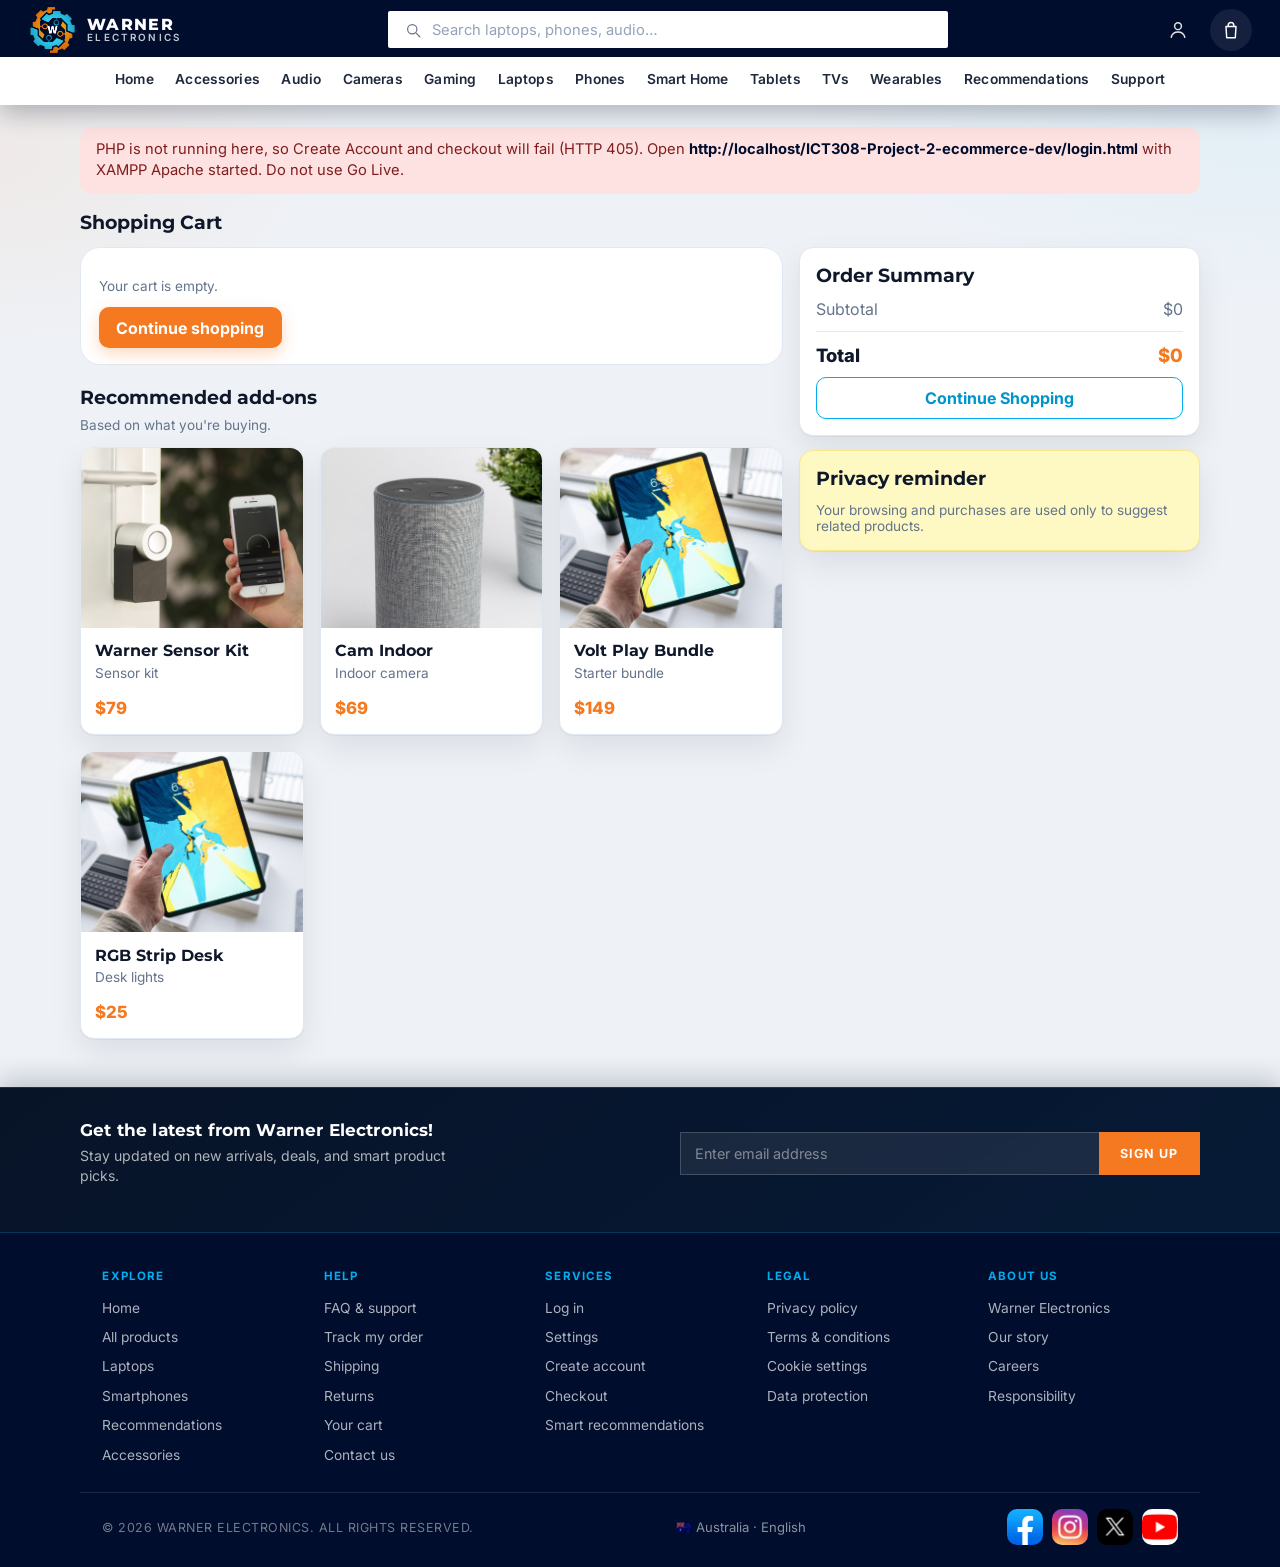
<file: cart.html>
﻿<!DOCTYPE html>
<!-- Owner: Sukhman shopping cart -->
<html lang="en">
  <head>
    <meta charset="UTF-8" />
    <meta name="viewport" content="width=device-width, initial-scale=1.0" />
    <title>Cart Warner Electronics</title>
    <link rel="icon" href="images/warner-logo.png" />
    <link rel="stylesheet" href="css/styles.css" />
    <link rel="stylesheet" href="css/sukhman.css" />
    <link rel="stylesheet" href="css/theme-dark.css" />
  </head>
  <body>
    <header class="site-header" data-header>
      <a class="brand" href="home.html">
        <img class="brand-logo" src="images/warner-mark.png" alt="" />
        <span class="brand-text">
          <span class="brand-name">WARNER</span>
          <span class="brand-sub">ELECTRONICS</span>
        </span>
      </a>
    </header>
    <main class="page">
      <h2 class="section-title">Shopping Cart</h2>
      <div class="cart-layout">
        <div>
          <div class="cart-box" id="cart-box"></div>
          <h2 class="section-title" style="margin-top:1.25rem">Recommended add-ons</h2>
          <p class="meta" style="margin-top:-0.35rem;margin-bottom:0.85rem">
            Based on what you're buying.
          </p>
          <div class="grid" id="cart-recs"></div>
        </div>
        <aside>
          <div class="summary" id="summary"></div>
          <div class="privacy">
            <h3>Privacy reminder</h3>
            <p class="meta" style="margin:0">
              Your browsing and purchases are used only to suggest related products.
            </p>
          </div>
        </aside>
      </div>
    </main>
    <script src="js/data.js"></script>
    <script src="js/backend-bootstrap.js"></script>
    <script src="js/app.js"></script>
    <script src="js/backend-adapter.js"></script>
    <script src="js/vedic/recommendation-engine.js"></script>
    <script src="js/abik/account-dropdown-fix.js"></script>
    <script src="js/kushal/forgot-password.js"></script>
    <script src="js/sukhman/cart.js"></script>
  </body>
</html>
</file>
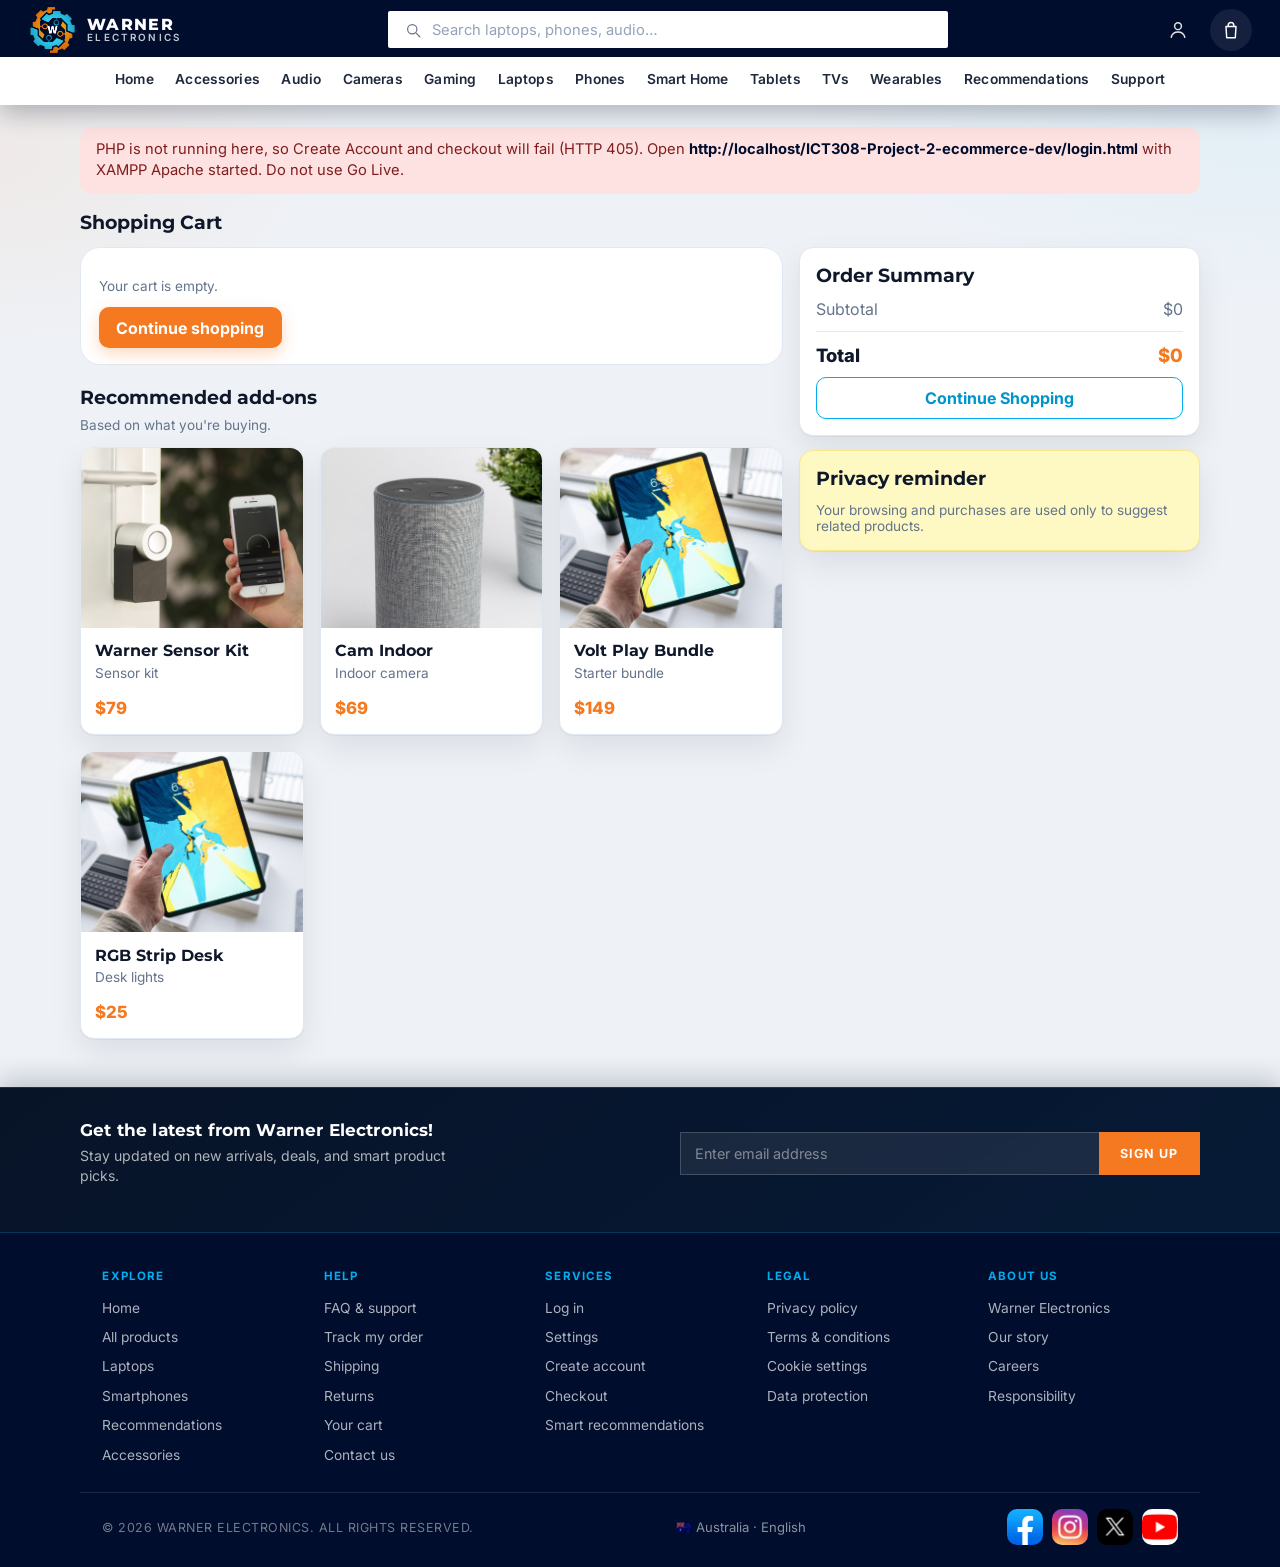
<file: checkout.html>
﻿<!DOCTYPE html>
<!-- Owner: Sukhman checkout -->
<html lang="en">
  <head>
    <meta charset="UTF-8" />
    <meta name="viewport" content="width=device-width, initial-scale=1.0" />
    <title>Checkout Warner Electronics</title>
    <link rel="icon" href="images/warner-logo.png" />
    <link rel="stylesheet" href="css/styles.css" />
    <link rel="stylesheet" href="css/sukhman.css" />
    <link rel="stylesheet" href="css/theme-dark.css" />
  </head>
  <body>
    <header class="site-header" data-header>
      <a class="brand" href="home.html">
        <img class="brand-logo" src="images/warner-mark.png" alt="" />
        <span class="brand-text">
          <span class="brand-name">WARNER</span>
          <span class="brand-sub">ELECTRONICS</span>
        </span>
      </a>
    </header>
    <main class="page checkout-page">
      <nav class="checkout-crumb" aria-label="Breadcrumb">
        <a href="home.html">Home</a>
        <span aria-hidden="true">&gt;</span>
        <a href="cart.html">Cart</a>
        <span aria-hidden="true">&gt;</span>
        <span aria-current="page">Checkout</span>
      </nav>
      <h1 class="checkout-title">Checkout</h1>
      <div class="checkout-layout">
        <div class="checkout-main" id="checkout-main"></div>
        <aside class="checkout-summary" id="checkout-summary"></aside>
      </div>
    </main>
    <script src="js/data.js"></script>
    <script src="js/backend-bootstrap.js"></script>
    <script src="js/app.js"></script>
    <script src="js/backend-adapter.js"></script>
    <script src="js/vedic/recommendation-engine.js"></script>
    <script src="js/abik/account-dropdown-fix.js"></script>
    <script src="js/kushal/forgot-password.js"></script>
    <script src="js/sukhman/checkout.js"></script>
  </body>
</html>
</file>
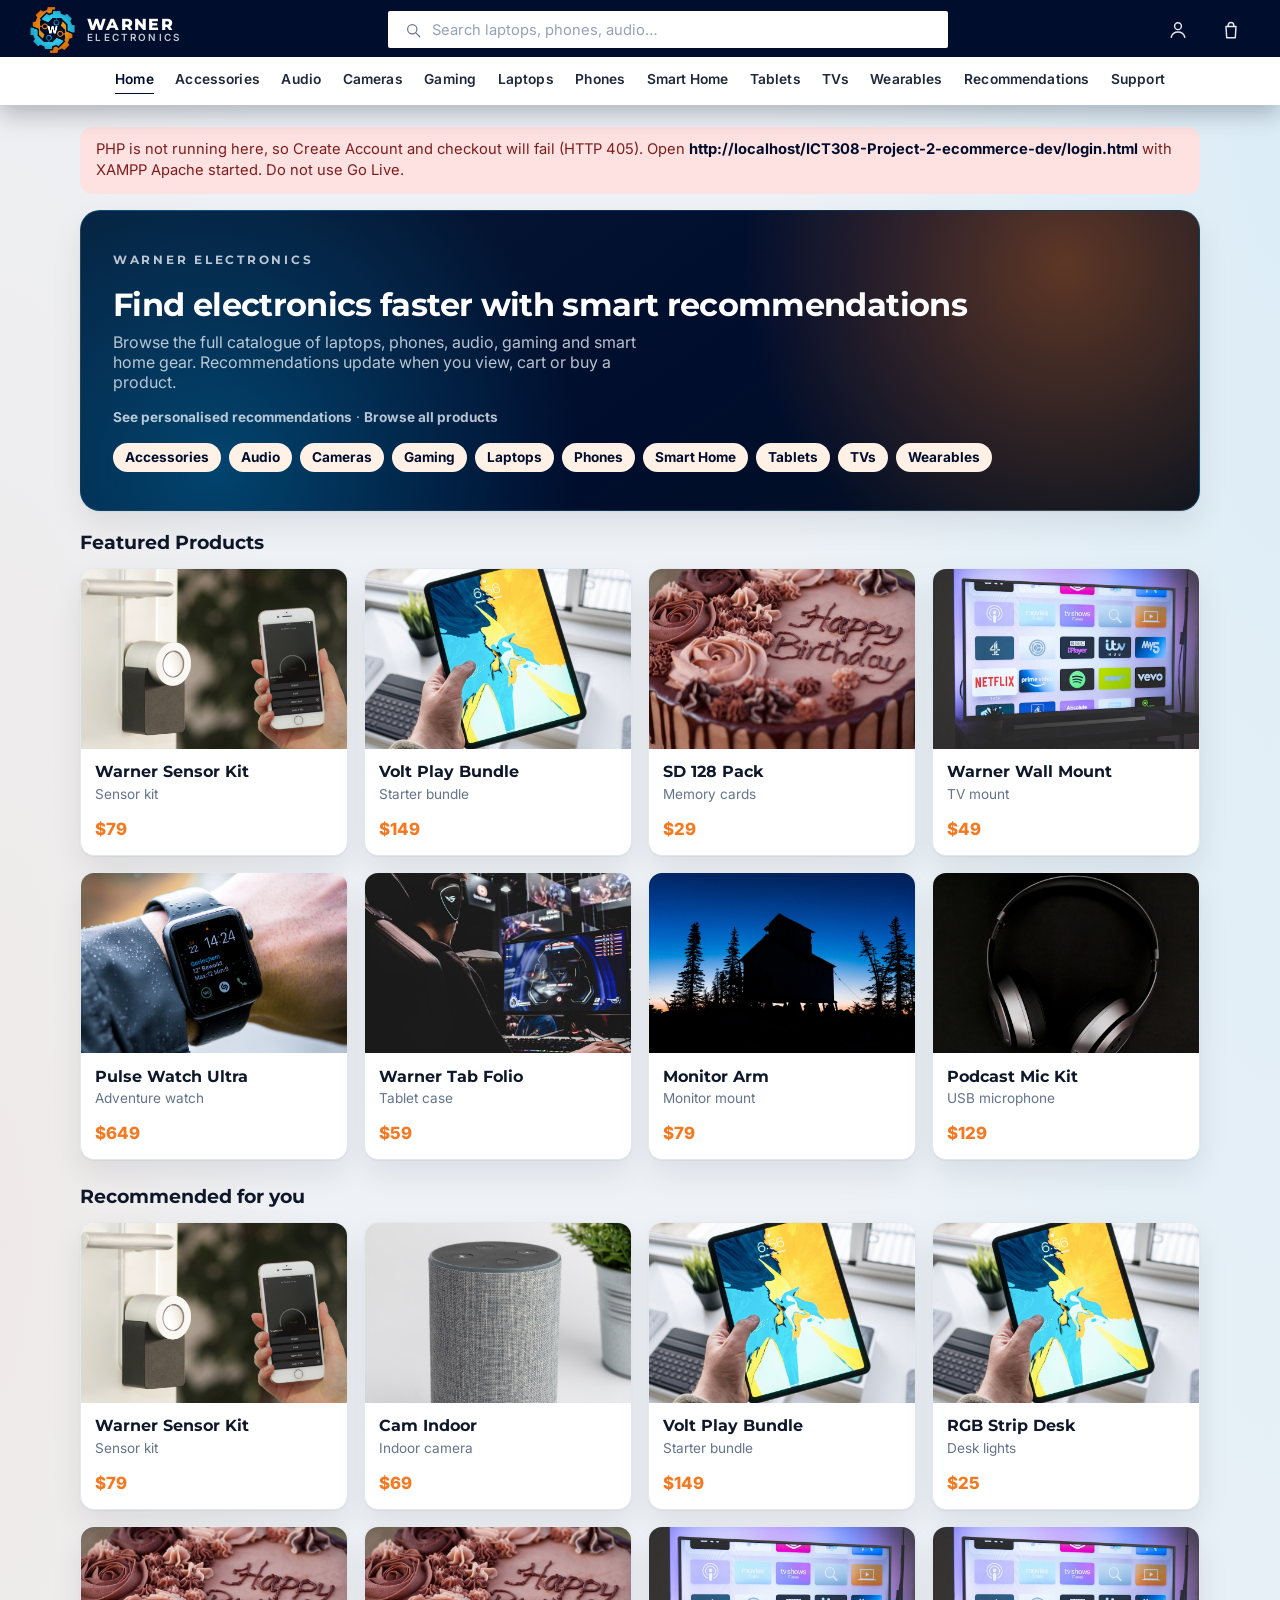
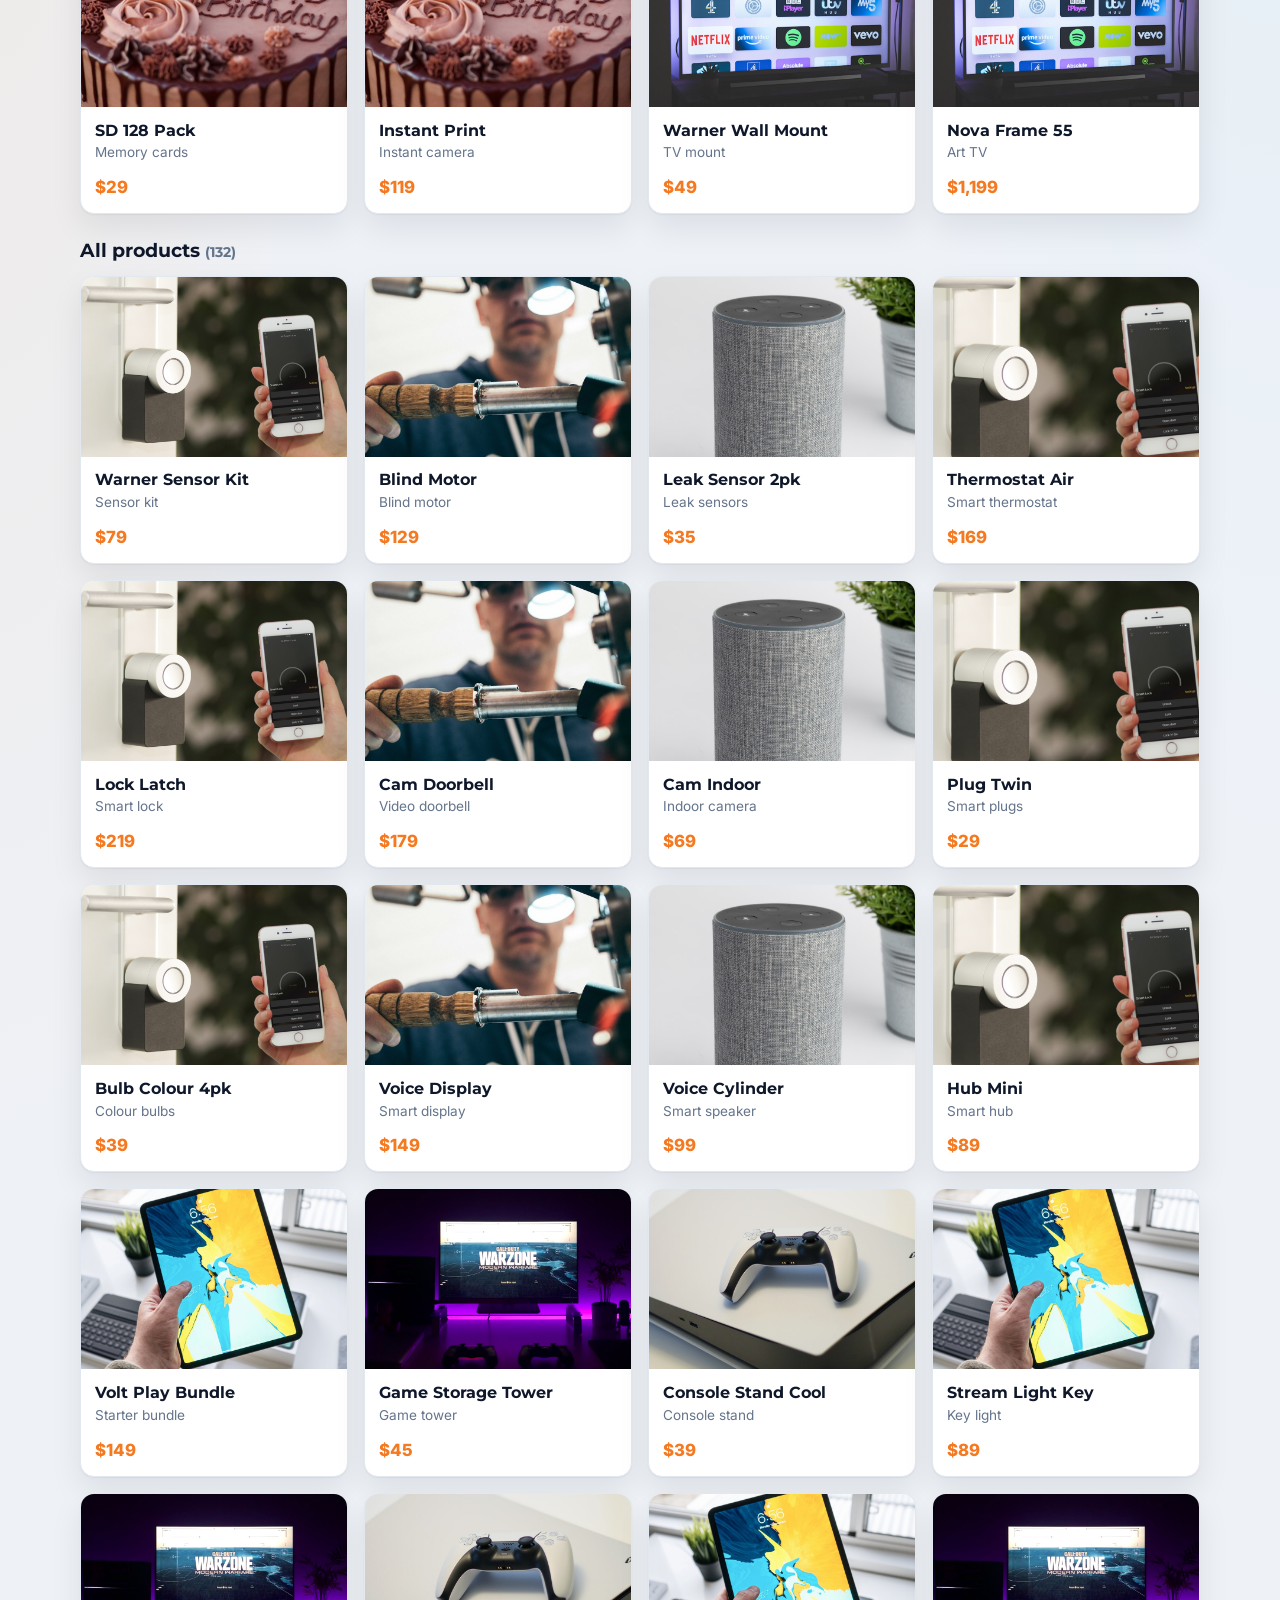
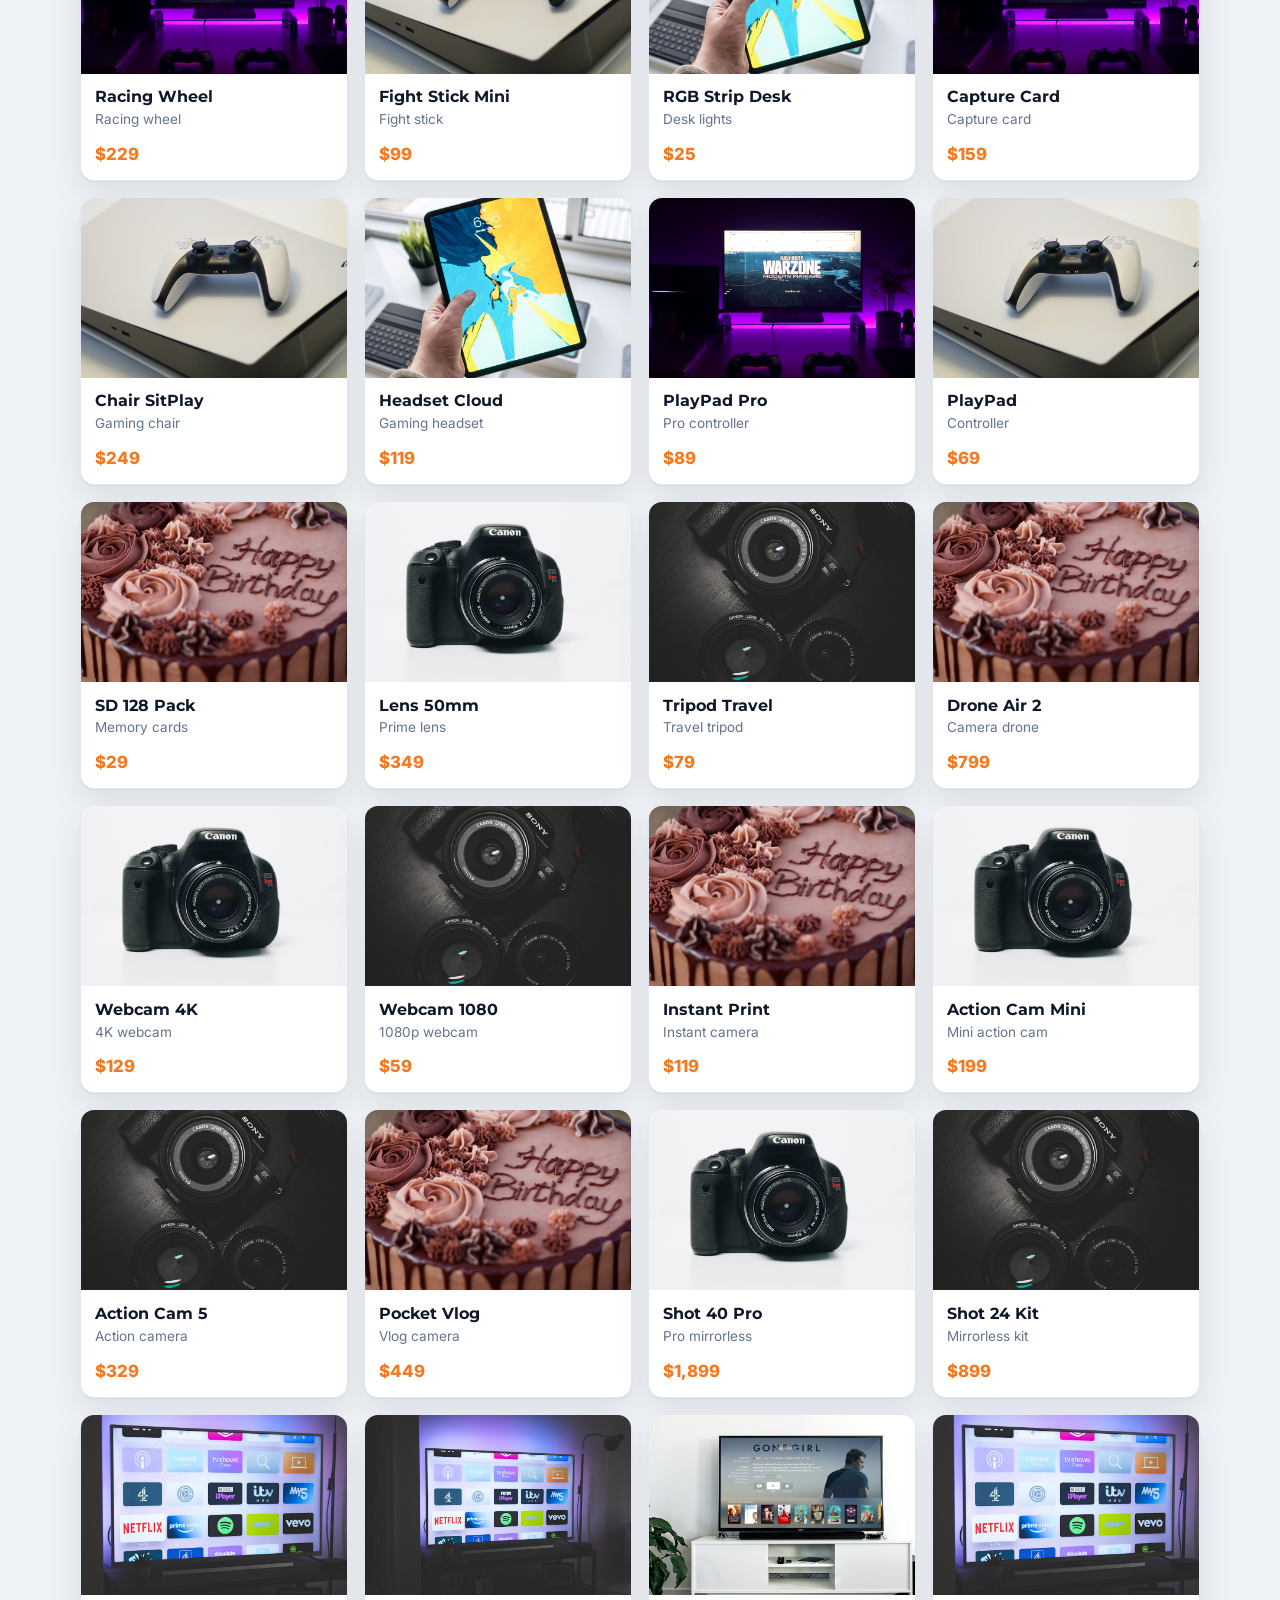
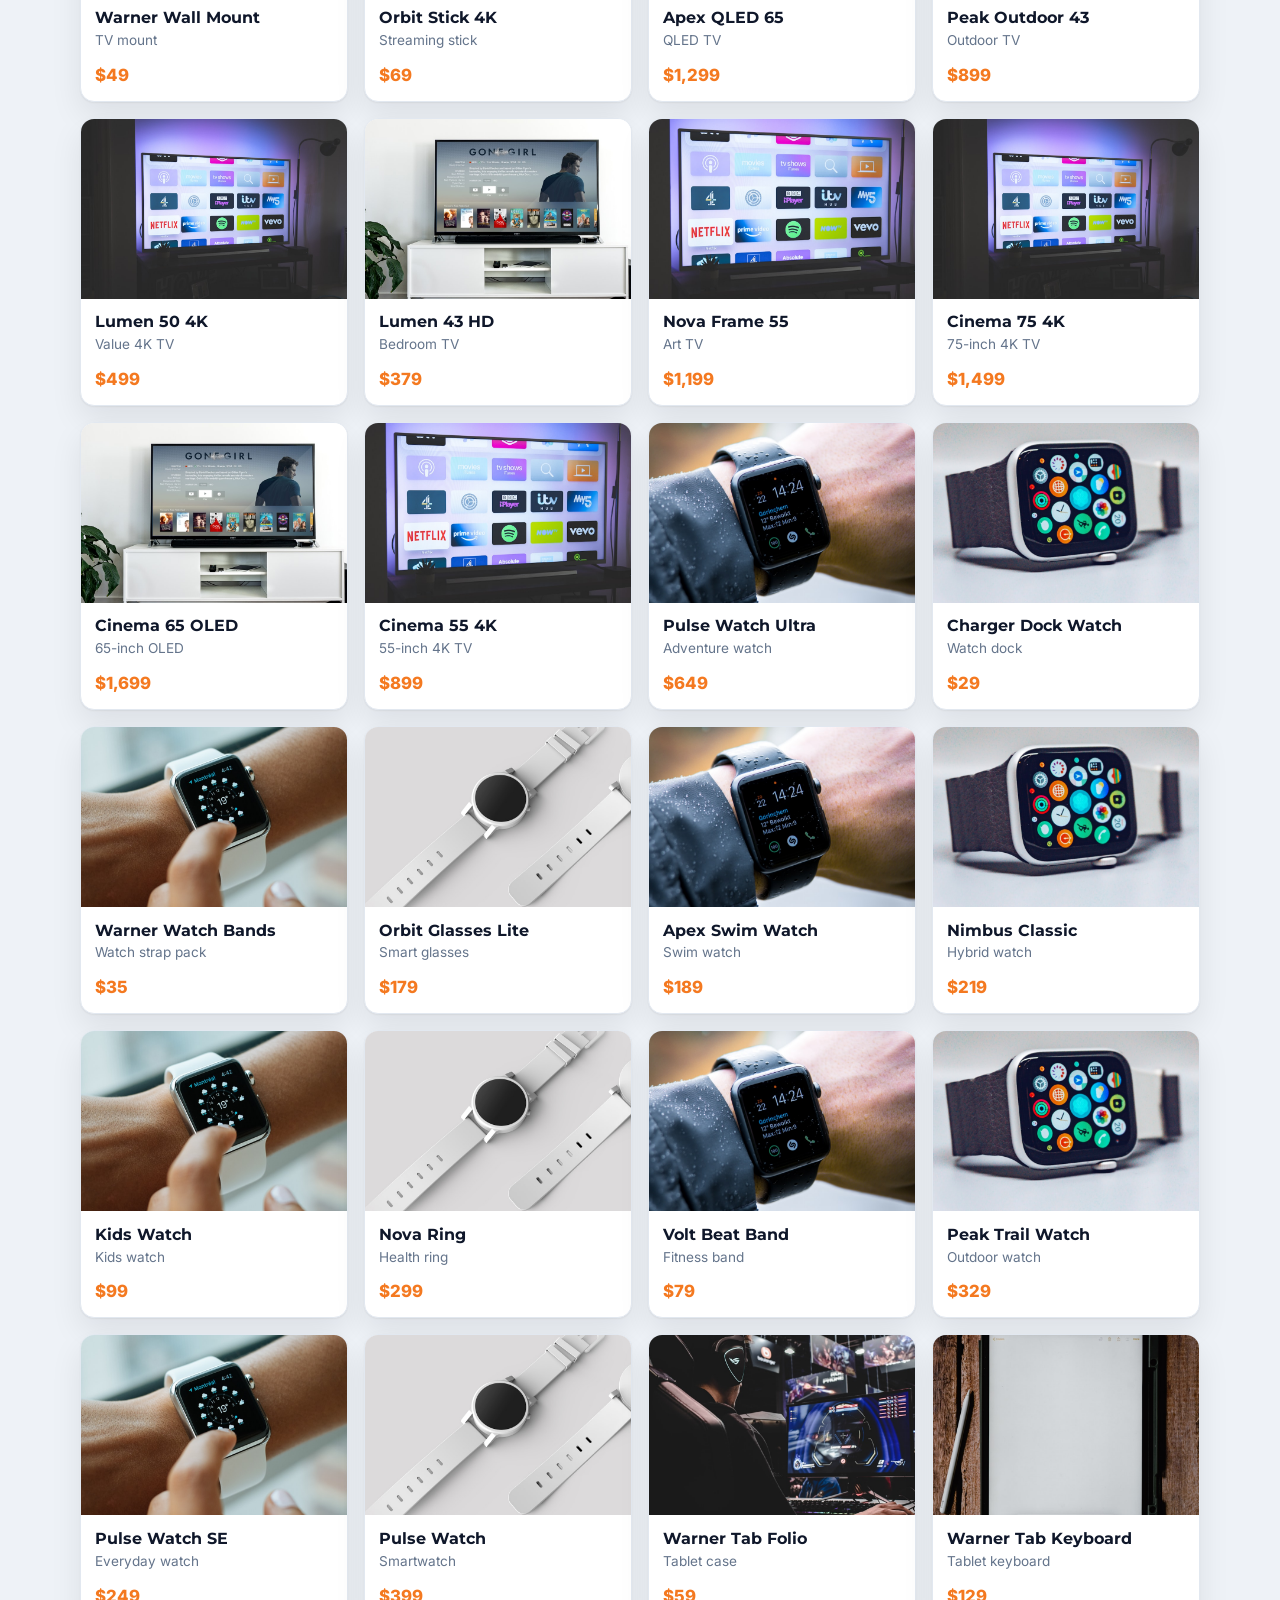
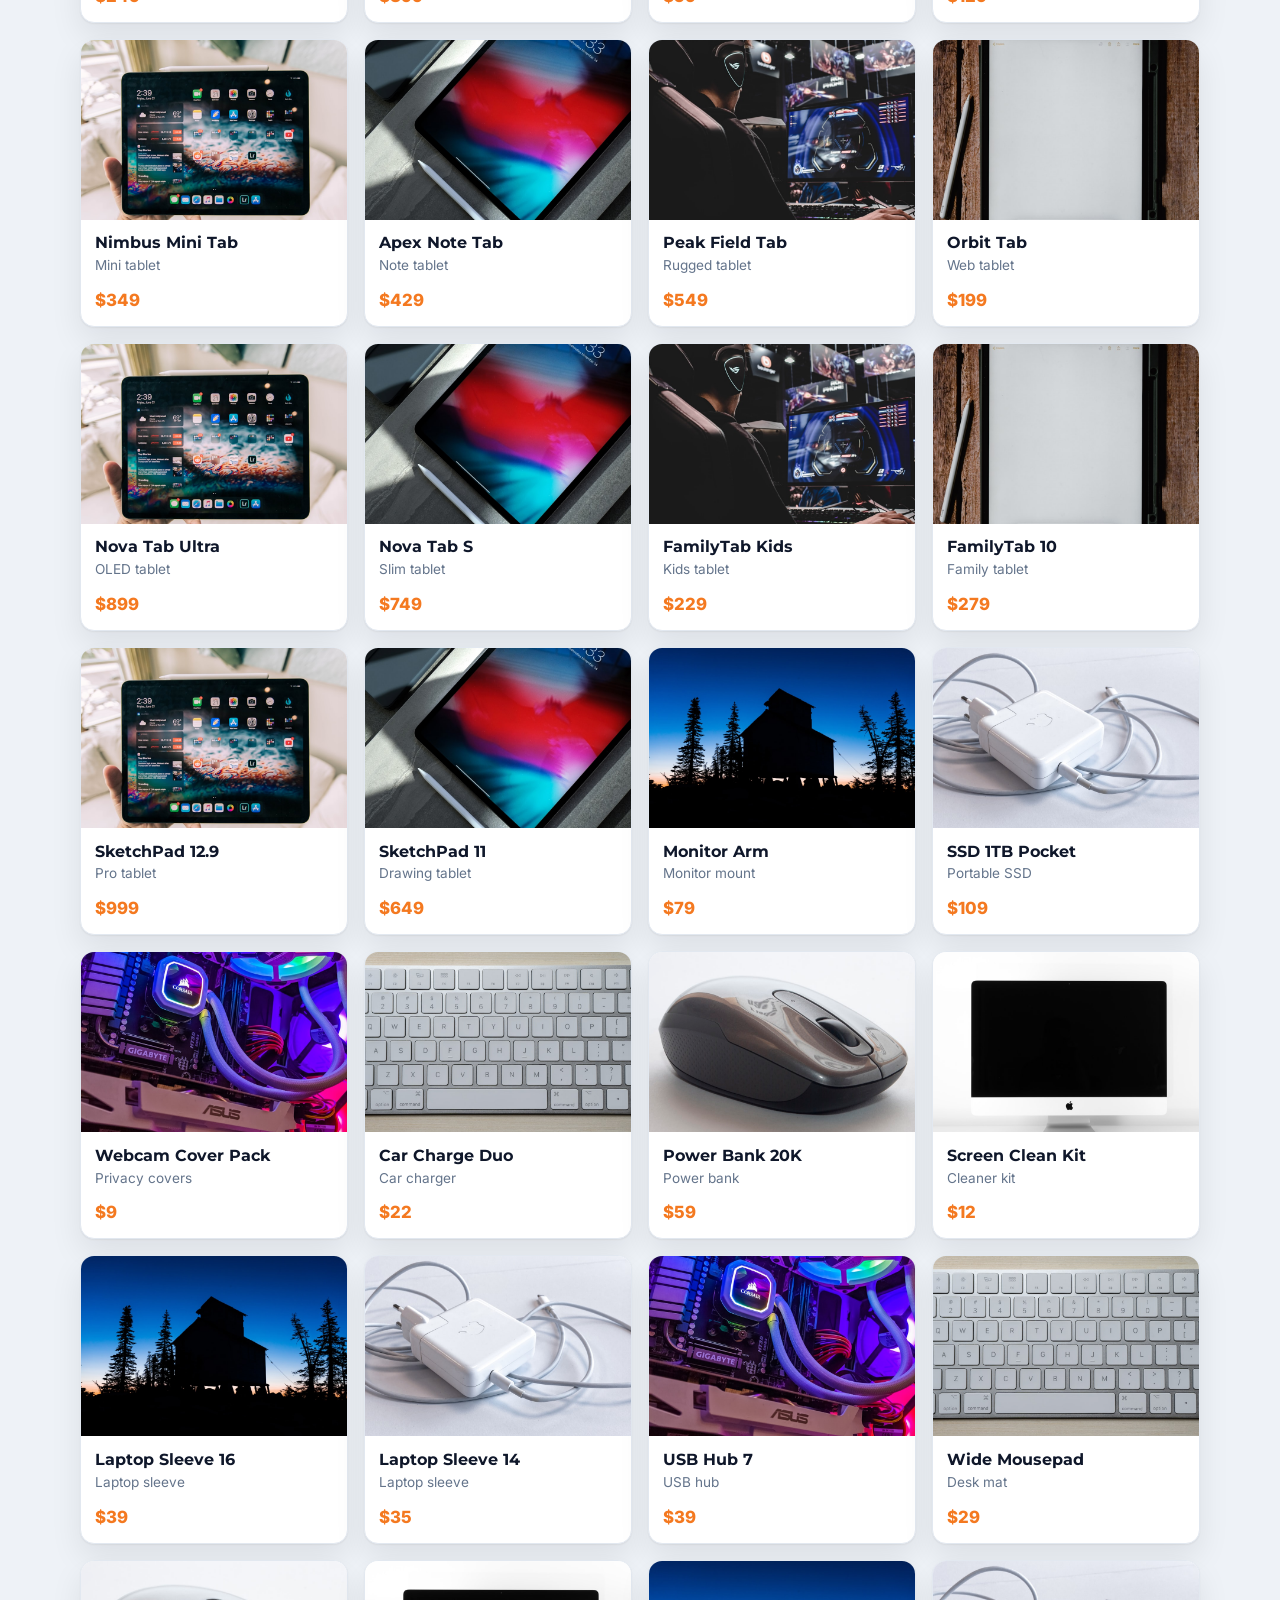
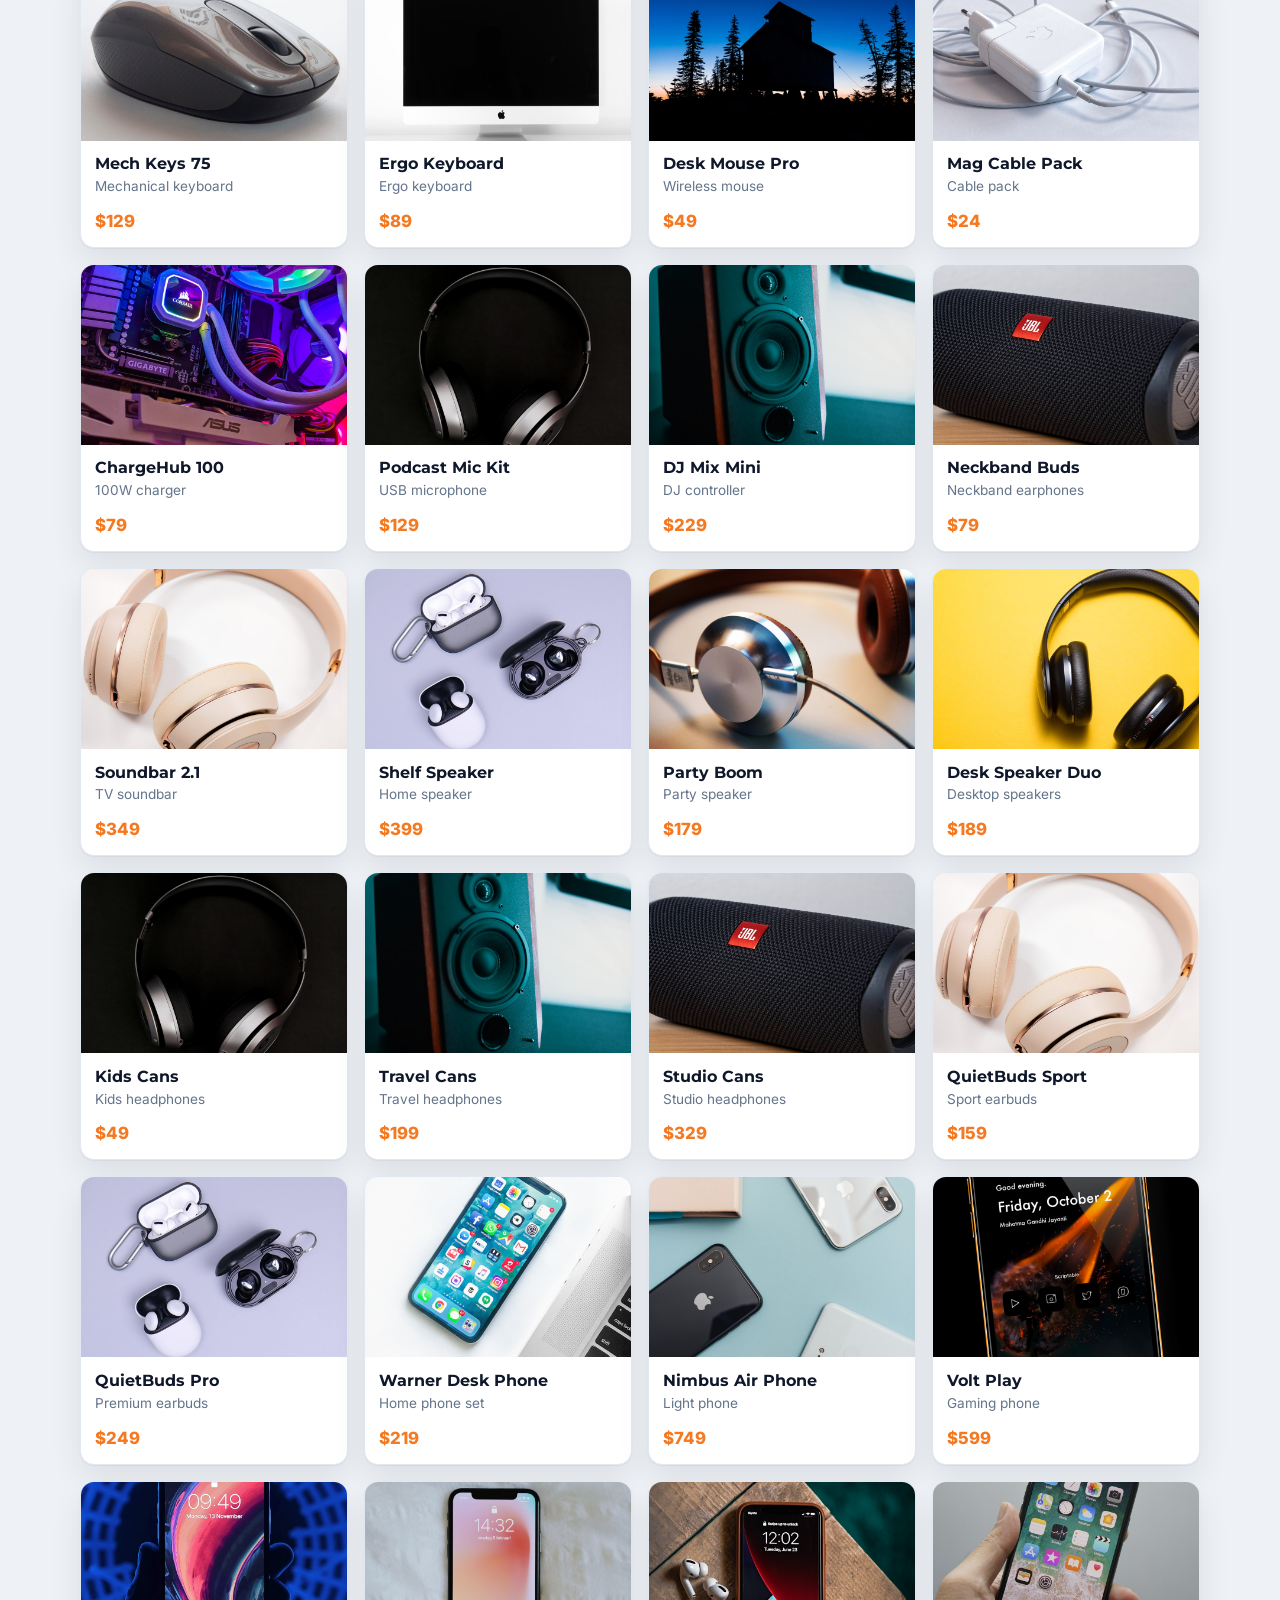
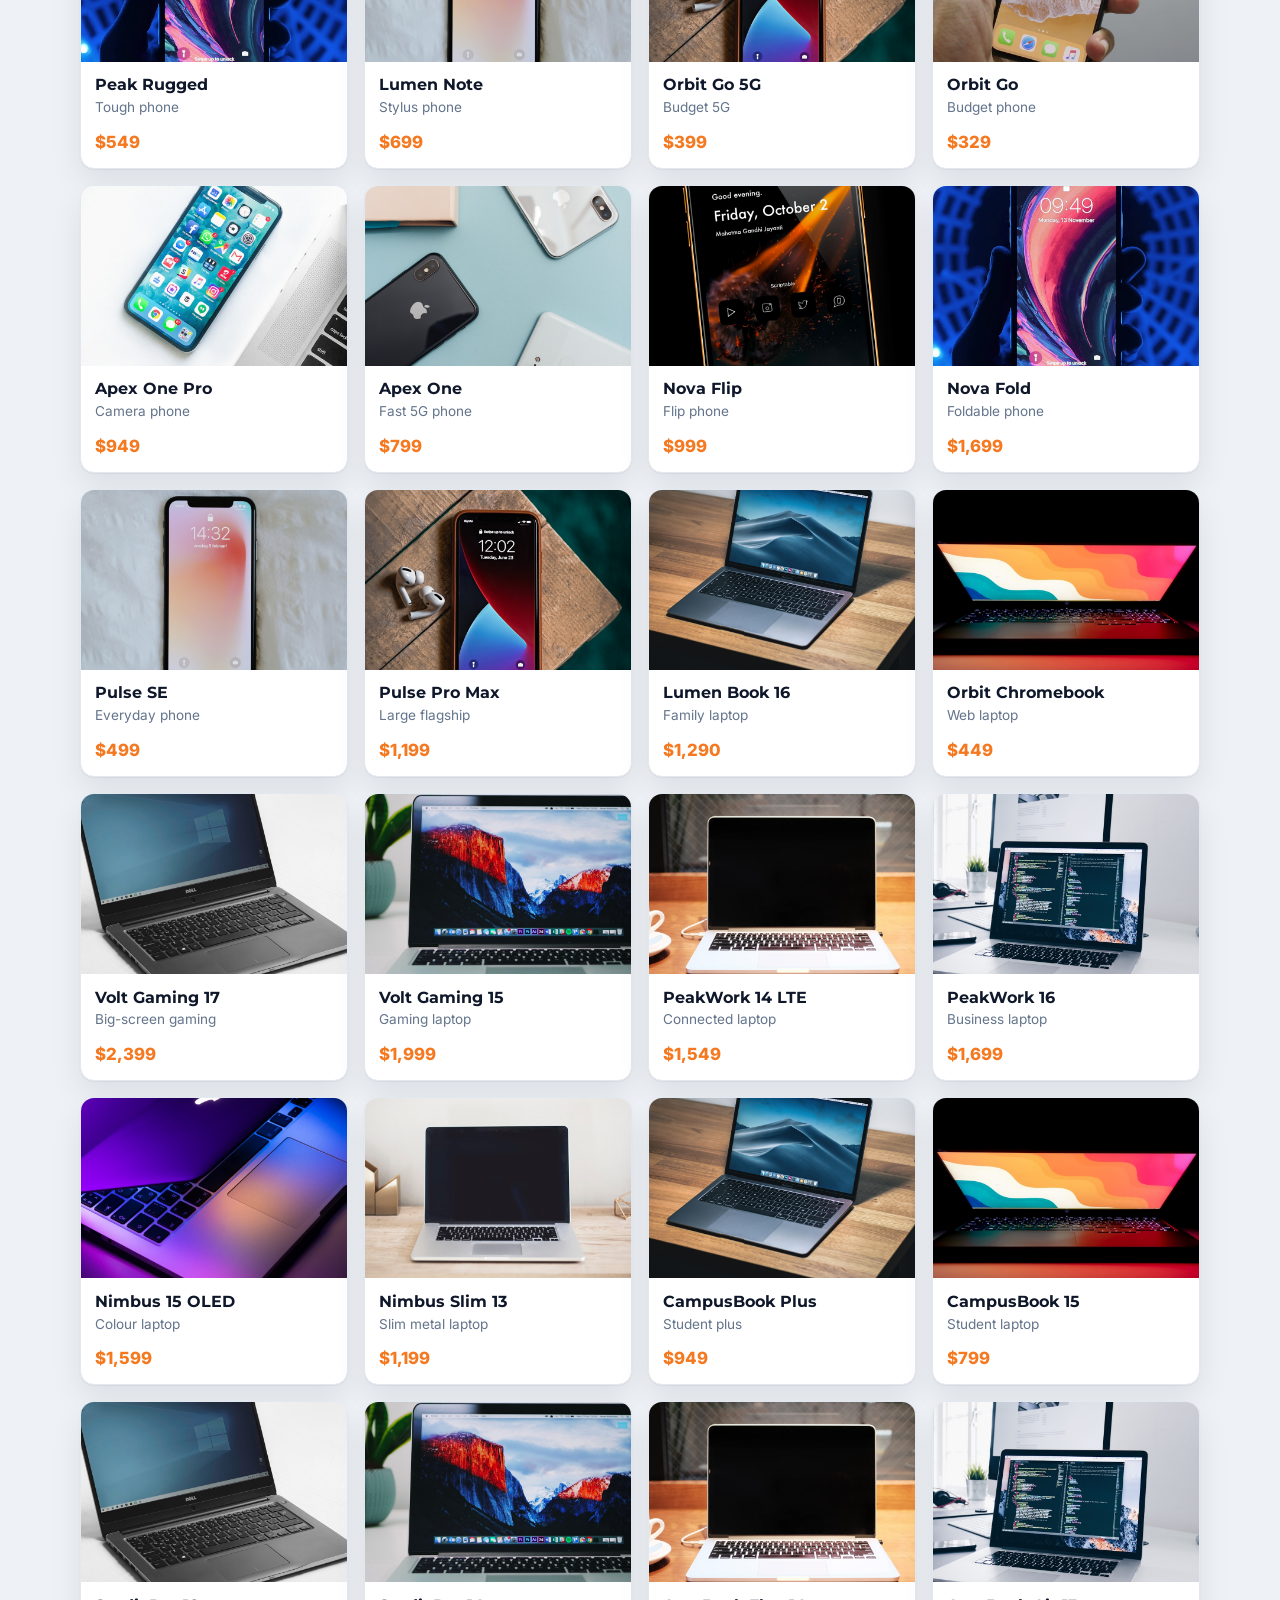
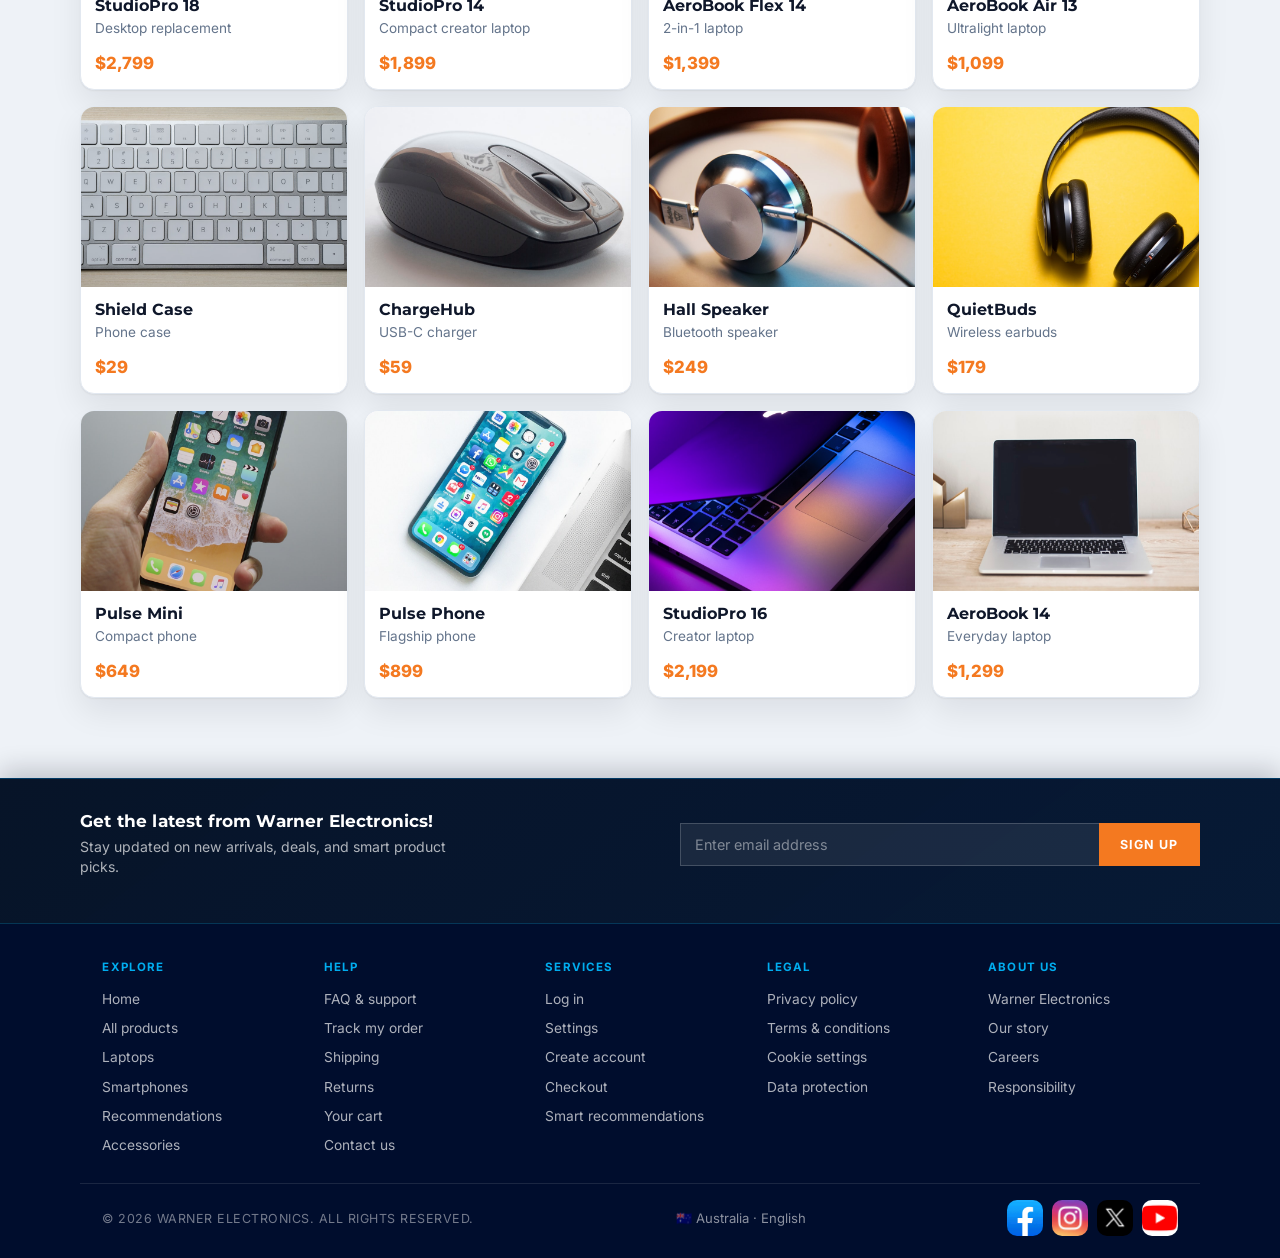
<file: home.html>
﻿<!DOCTYPE html>
<!-- Owner: Abik customer home -->
<html lang="en">
  <head>
    <meta charset="UTF-8" />
    <meta name="viewport" content="width=device-width, initial-scale=1.0" />
    <title>Home - Warner Electronics catalogue</title>
    <link rel="icon" href="images/warner-logo.png" />
    <link rel="stylesheet" href="css/styles.css" />
    <link rel="stylesheet" href="css/abik.css" />
    <link rel="stylesheet" href="css/theme-dark.css" />
  </head>
  <body>
    <header class="site-header" data-header>
      <a class="brand" href="home.html">
        <img class="brand-logo" src="images/warner-mark.png" alt="" />
        <span class="brand-text">
          <span class="brand-name">WARNER</span>
          <span class="brand-sub">ELECTRONICS</span>
        </span>
      </a>
    </header>
    <main class="page" id="main-content">
      <section class="hero">
        <p class="hero-kicker">Warner Electronics</p>
        <h1>Find electronics faster with smart recommendations</h1>
        <p>
          Browse the full catalogue of laptops, phones, audio, gaming and smart home gear.
          Recommendations update when you view, cart or buy a product.
        </p>
        <p class="meta"><a href="recommendations.html">See personalised recommendations</a> · <a href="search.html">Browse all products</a></p>
        <div class="home-cats" id="home-cats"></div>
      </section>

      <div id="home-browse">
        <h2 class="section-title" id="recommended">Featured Products</h2>
        <div class="grid" id="featured"></div>
        <h2 class="section-title" style="margin-top:1.5rem">Recommended for you</h2>
        <div class="grid" id="home-recs"></div>
        <h2 class="section-title" style="margin-top:1.5rem">All products <span class="meta" id="home-count"></span></h2>
        <div class="grid" id="home-all"></div>
      </div>
    </main>
    <script src="js/data.js"></script>
    <script src="js/backend-bootstrap.js"></script>
    <script src="js/app.js"></script>
    <script src="js/backend-adapter.js"></script>
    <script src="js/vedic/recommendation-engine.js"></script>
    <script src="js/abik/account-dropdown-fix.js"></script>
    <script src="js/kushal/forgot-password.js"></script>
    <script src="js/abik/home.js"></script>
  </body>
</html>
</file>
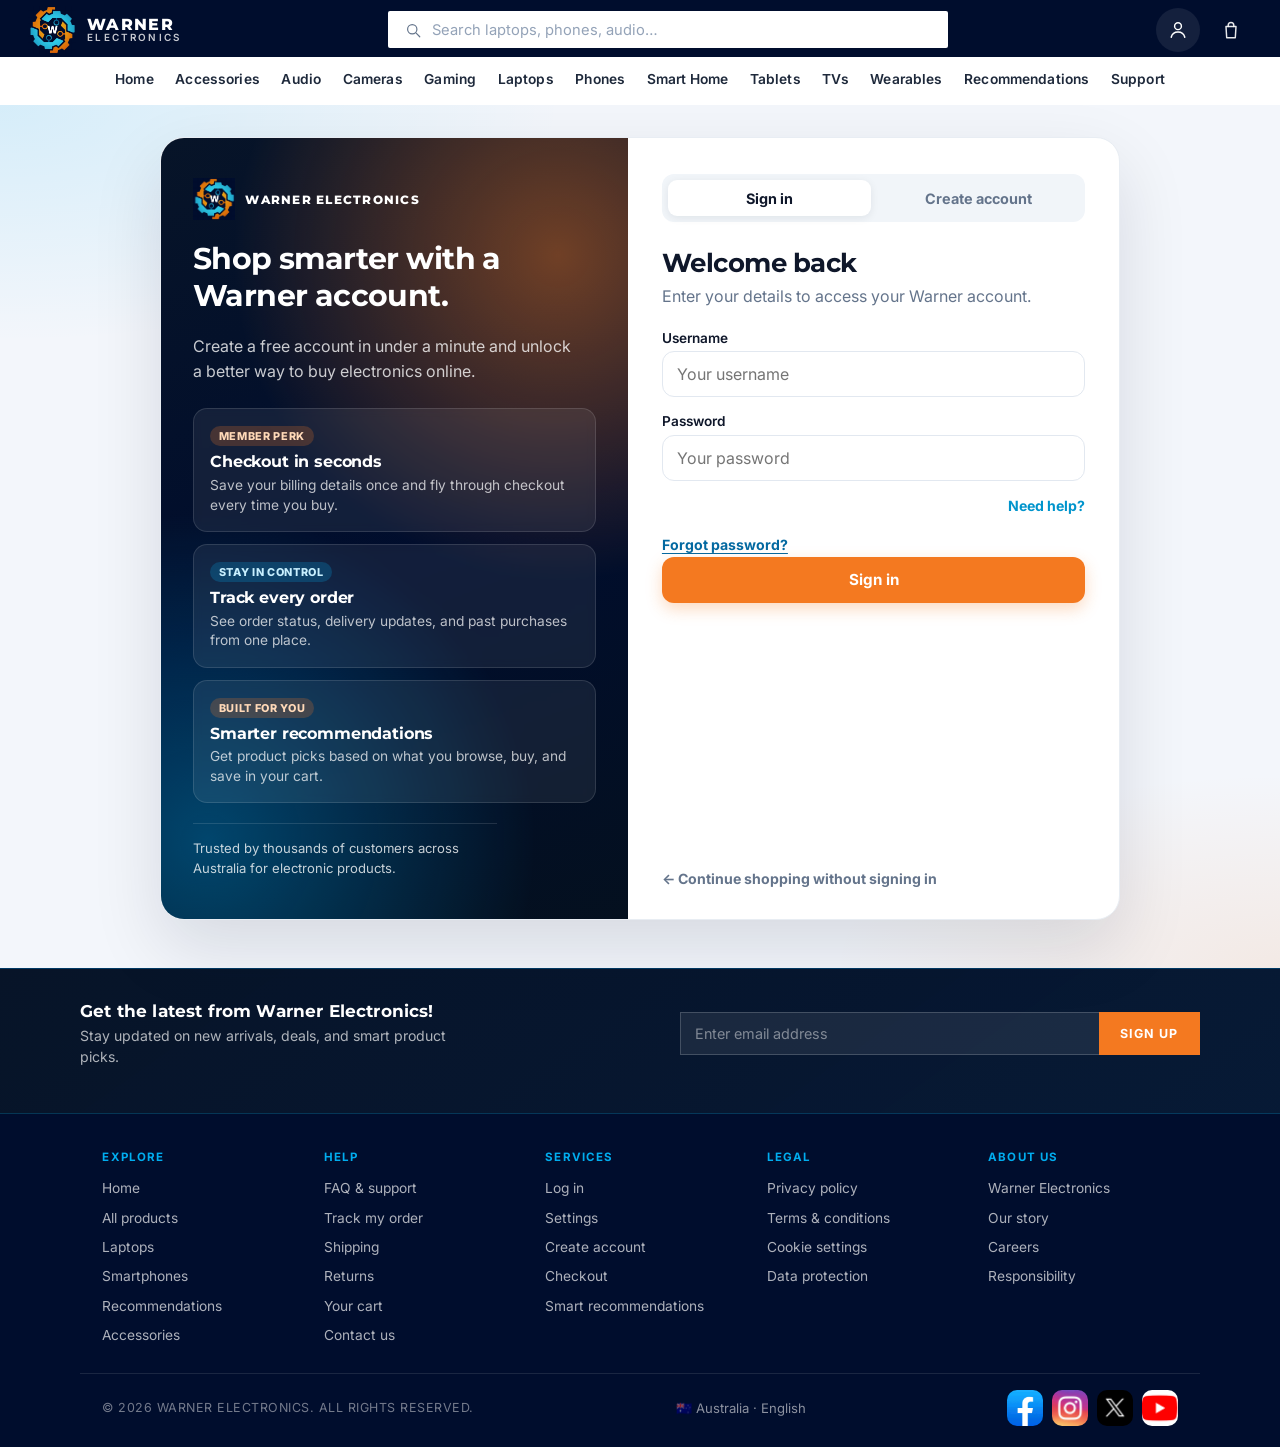
<file: login.html>
﻿<!DOCTYPE html>
<!-- Owner: Kushal login + create account -->
<html lang="en">
  <head>
    <meta charset="UTF-8" />
    <meta name="viewport" content="width=device-width, initial-scale=1.0" />

    <title>Sign in - Warner Electronics</title>

    <link rel="icon" href="images/warner-logo.png" />
    <link rel="stylesheet" href="css/styles.css" />
    <link rel="stylesheet" href="css/kushal.css" />
    <link rel="stylesheet" href="css/theme-dark.css" />
  </head>

  <body class="login-body">
    <header class="site-header" data-header></header>

    <main class="login-page">
      <div class="login-card">

        <!-- LEFT SIDE -->
        <aside class="login-hero">

          <a class="login-hero-brand" href="home.html">
            <img src="images/warner-mark.png" alt="" />
            <span>WARNER ELECTRONICS</span>
          </a>

          <h2>Shop smarter with a Warner account.</h2>

          <p>
            Create a free account in under a minute and unlock a better
            way to buy electronics online.
          </p>

          <div class="login-highlights">

            <article class="login-highlight">
              <span class="login-highlight-tag">Member perk</span>
              <h3>Checkout in seconds</h3>
              <p>
                Save your billing details once and fly through checkout
                every time you buy.
              </p>
            </article>

            <article class="login-highlight">
              <span class="login-highlight-tag">Stay in control</span>
              <h3>Track every order</h3>
              <p>
                See order status, delivery updates, and past purchases
                from one place.
              </p>
            </article>

            <article class="login-highlight">
              <span class="login-highlight-tag">Built for you</span>
              <h3>Smarter recommendations</h3>
              <p>
                Get product picks based on what you browse, buy,
                and save in your cart.
              </p>
            </article>

          </div>

          <p class="login-trust">
            Trusted by thousands of customers across Australia for
            electronic products.
          </p>

        </aside>

        <!-- RIGHT SIDE -->
        <div class="login-panel">

          <div
            class="login-tabs"
            role="tablist"
            aria-label="Account"
          >
            <button
              class="login-tab active"
              type="button"
              id="show-login"
              role="tab"
              aria-selected="true"
            >
              Sign in
            </button>

            <button
              class="login-tab"
              type="button"
              id="show-signup"
              role="tab"
              aria-selected="false"
            >
              Create account
            </button>
          </div>

          <!-- LOGIN VIEW -->
          <div id="login-view" role="tabpanel">

            <h1>Welcome back</h1>

            <p class="login-lead">
              Enter your details to access your Warner account.
            </p>

            <form id="login-form">

              <div class="field">
                <label for="username">Username</label>

                <input
                  id="username"
                  name="username"
                  type="text"
                  autocomplete="username"
                  placeholder="Your username"
                  required
                />
              </div>

              <div class="field">
                <label for="password">Password</label>

                <input
                  id="password"
                  name="password"
                  type="password"
                  autocomplete="current-password"
                  placeholder="Your password"
                  required
                />
              </div>

              <div class="login-row">
                <span></span>

                <a
                  class="login-link"
                  href="support.html"
                >
                  Need help?
                </a>
              </div>

              <button
                class="btn login-submit"
                type="submit"
              >
                Sign in
              </button>

              <p
                class="login-alert"
                id="error"
                hidden
                role="alert"
              ></p>

            </form>
          </div>

          <!-- SIGNUP VIEW -->
          <div
            id="signup-view"
            hidden
            role="tabpanel"
          >

            <h1>Create your account</h1>

            <p class="login-lead">
              Join Warner Electronics to checkout and manage your orders.
            </p>

            <form id="signup-form">

              <!-- FULL NAME -->
              <div class="field">
                <label for="full-name">
                  Full name
                </label>

                <input
                  id="full-name"
                  name="name"
                  type="text"
                  required
                  maxlength="200"
                  autocomplete="name"
                  placeholder="Alex Morgan"
                />
              </div>

              <!-- EMAIL -->
              <div class="field">
                <label for="new-email">
                  Email address
                </label>

                <input
                  id="new-email"
                  name="email"
                  type="email"
                  required
                  maxlength="150"
                  autocomplete="email"
                  inputmode="email"
                  placeholder="alex@example.com"
                />
              </div>

              <!-- USERNAME -->
              <div class="field">
                <label for="new-username">
                  Username
                </label>

                <input
                  id="new-username"
                  name="username"
                  type="text"
                  required
                  minlength="3"
                  maxlength="50"
                  autocomplete="username"
                  placeholder="Choose a username"
                />
              </div>

              <!-- PASSWORD -->
              <div class="field">
                <label for="new-password">
                  Password
                </label>

                <input
                  id="new-password"
                  name="password"
                  type="password"
                  required
                  minlength="4"
                  pattern="(?=.*[a-z])(?=.*[A-Z])(?=.*[^A-Za-z0-9]).{4,}"
                  title="Password must contain at least 1 uppercase letter, 1 lowercase letter, and 1 symbol."
                  autocomplete="new-password"
                  placeholder="Uppercase, lowercase & symbol"
                />
              </div>

              <!-- CONFIRM PASSWORD -->
              <div class="field">
                <label for="confirm-password">
                  Confirm password
                </label>

                <input
                  id="confirm-password"
                  name="confirm-password"
                  type="password"
                  required
                  minlength="4"
                  pattern="(?=.*[a-z])(?=.*[A-Z])(?=.*[^A-Za-z0-9]).{4,}"
                  title="Password must contain at least 1 uppercase letter, 1 lowercase letter, and 1 symbol."
                  autocomplete="new-password"
                  placeholder="Repeat your password"
                />
              </div>

              <button
                class="btn login-submit"
                type="submit"
              >
                Create account
              </button>

              <p class="login-fineprint">
                By creating an account you agree to our
                <a href="support.html">Terms</a>
                and
                <a href="support.html">Privacy Policy</a>.
              </p>

              <p
                class="login-alert"
                id="signup-error"
                hidden
                role="alert"
              ></p>

            </form>
          </div>

          <a
            class="login-back"
            href="home.html"
          >
             ← Continue shopping without signing in
          </a>

        </div>
      </div>
    </main>

    <script src="js/data.js"></script>
    <script src="js/backend-bootstrap.js"></script>
    <script src="js/app.js"></script>
    <script src="js/backend-adapter.js"></script>
    <script src="js/vedic/recommendation-engine.js"></script>
    <script src="js/abik/account-dropdown-fix.js"></script>
    <script src="js/kushal/forgot-password.js"></script>
    <script src="js/kushal/login.js"></script>
  </body>
</html>
</file>
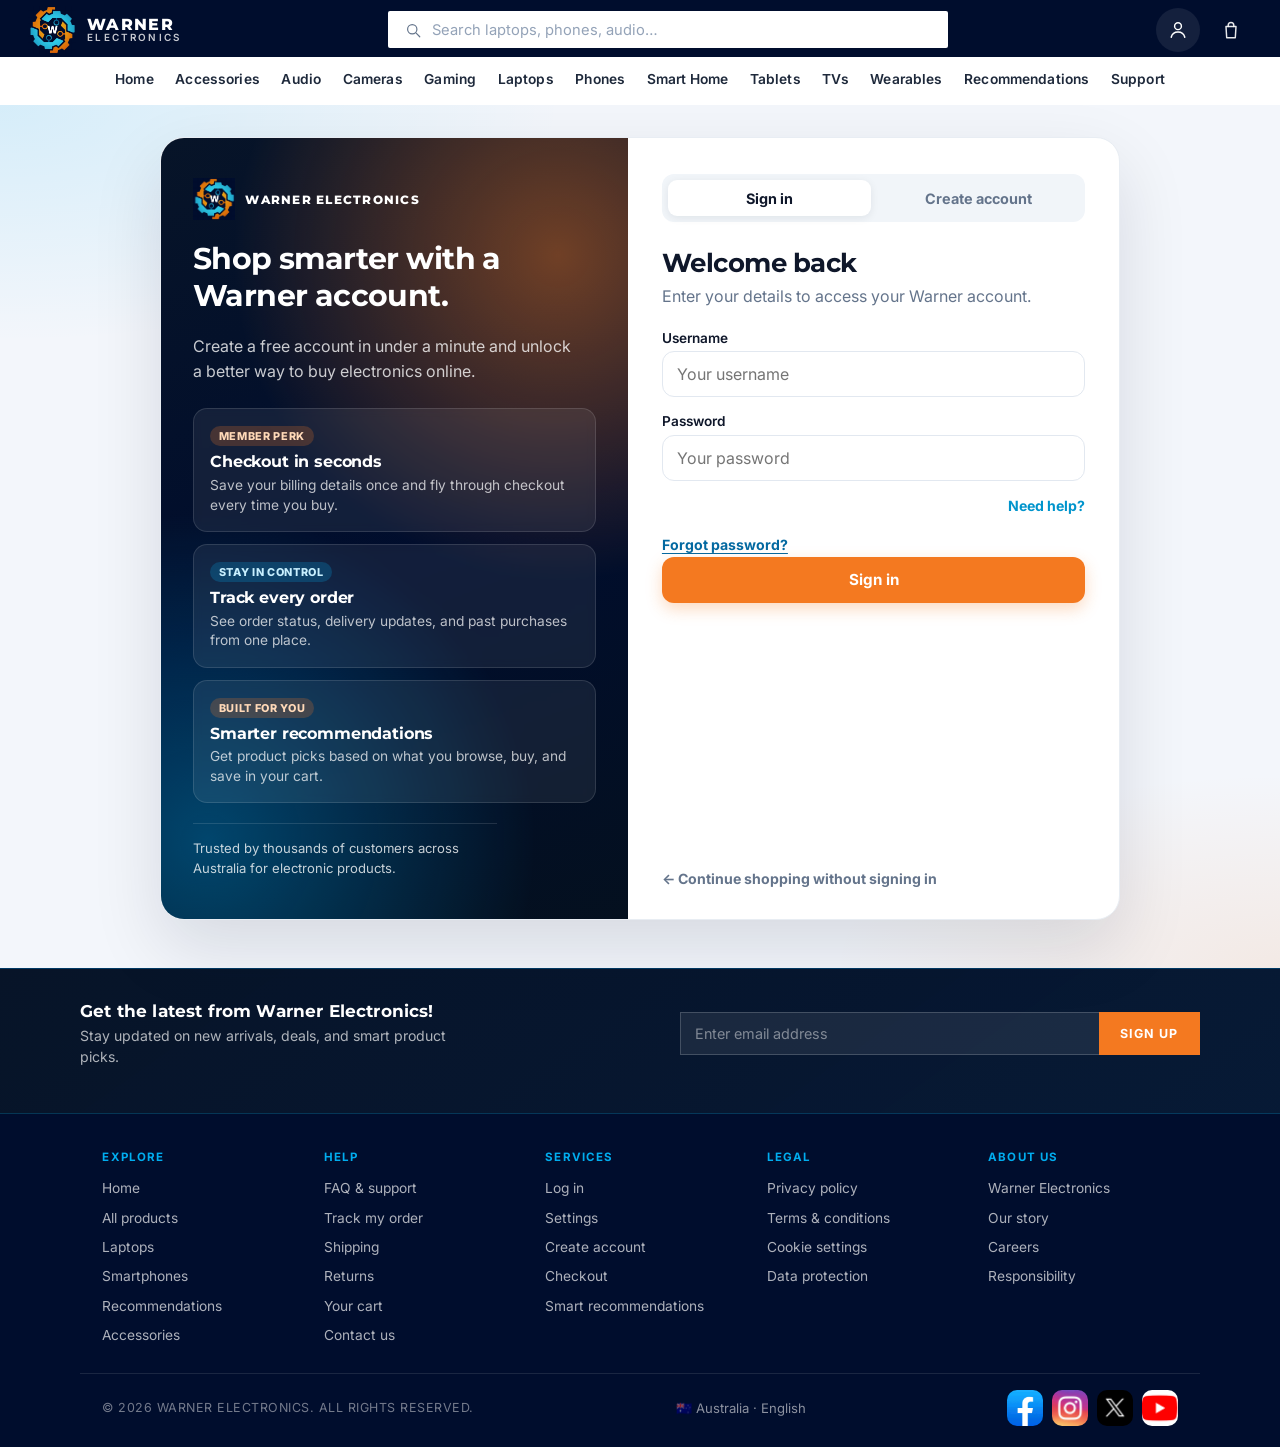
<file: owner.html>
﻿<!DOCTYPE html>
<!-- Owner: Kushal - owner dashboard -->
<html lang="en">
  <head>
    <meta charset="UTF-8" />
    <meta name="viewport" content="width=device-width, initial-scale=1.0" />
    <title>Owner - Warner Electronics</title>
    <link rel="icon" href="images/warner-logo.png" />
    <link rel="stylesheet" href="css/styles.css" />
    <link rel="stylesheet" href="css/kushal.css" />
    <link rel="stylesheet" href="css/sukhman.css" />
    <link rel="stylesheet" href="css/theme-dark.css" />
  </head>
  <body class="admin-app">
    <aside class="admin-rail">
      <a class="admin-brand" href="home.html">
        <img src="images/warner-mark.png" alt="" />
        <span>
          <strong>WARNER</strong>
          <em>ELECTRONICS</em>
        </span>
      </a>
      <div class="admin-team">Owner workspace</div>
      <nav class="admin-nav" aria-label="Owner">
        <button class="admin-nav-link active" type="button" data-tab="overview">
          <svg viewBox="0 0 24 24" aria-hidden="true"><rect x="3" y="3" width="7" height="7" rx="1.5"/><rect x="14" y="3" width="7" height="7" rx="1.5"/><rect x="3" y="14" width="7" height="7" rx="1.5"/><rect x="14" y="14" width="7" height="7" rx="1.5"/></svg>
          Overview
        </button>
        <button class="admin-nav-link" type="button" data-tab="people">
          <svg viewBox="0 0 24 24" aria-hidden="true"><circle cx="9" cy="8" r="3"/><path d="M4 19c.8-3 2.8-5 5-5s4.2 2 5 5"/><circle cx="17" cy="9" r="2.2"/><path d="M20.5 19c-.5-2.2-1.8-3.6-3.5-3.6"/></svg>
          People
        </button>
        <button class="admin-nav-link" type="button" data-tab="reports">
          <svg viewBox="0 0 24 24" aria-hidden="true"><path d="M4 19V5M4 19h16"/><path d="M8 15l3-4 3 2 4-6"/></svg>
          Analytics
        </button>
        <button class="admin-nav-link" type="button" data-tab="performance">
          <svg viewBox="0 0 24 24" aria-hidden="true"><path d="M5 19V9h4v10zM10 19V5h4v14zM15 19v-7h4v7z"/></svg>
          Performance
        </button>
        <button class="admin-nav-link" type="button" data-tab="store">
          <svg viewBox="0 0 24 24" aria-hidden="true"><path d="M4 10h16l-1 10H5L4 10z"/><path d="M8 10V7a4 4 0 0 1 8 0v3"/></svg>
          Store
        </button>
        <button class="admin-nav-link" type="button" data-tab="settings">
          <svg viewBox="0 0 24 24" aria-hidden="true"><circle cx="12" cy="12" r="3"/><path d="M19.4 15a7.7 7.7 0 0 0 .1-6l-2.1-.3-1-1.8 1.2-1.8-2.1-2.1-1.8 1.2-1.8-1-.3-2.1h-2.4l-.3 2.1-1.8 1-1.8-1.2-2.1 2.1 1.2 1.8-1 1.8-2.1.3a7.7 7.7 0 0 0 .1 6l2.1.3 1 1.8-1.2 1.8 2.1 2.1 1.8-1.2 1.8 1 .3 2.1h2.4l.3-2.1 1.8-1 1.8 1.2 2.1-2.1-1.2-1.8 1-1.8z"/></svg>
          Settings
        </button>
      </nav>
      <a class="admin-nav-link admin-nav-store" href="home.html">
        <svg viewBox="0 0 24 24" aria-hidden="true"><path d="M4 10h16l-1 10H5L4 10z"/><path d="M8 10V7a4 4 0 0 1 8 0v3"/></svg>
        Storefront
      </a>
    </aside>

    <div class="admin-workspace">
      <header class="admin-topbar">
        <label class="admin-search">
          <svg viewBox="0 0 24 24" aria-hidden="true"><circle cx="11" cy="11" r="6"/><path d="M16 16l5 5"/></svg>
          <input id="owner-q" type="search" placeholder="Search customers or orders" autocomplete="off" />
        </label>
        <div class="admin-top-actions">
          <div class="admin-user">
            <span class="admin-avatar" id="owner-avatar">O</span>
            <span>
              <strong id="owner-user-name">Owner</strong>
              <em>Store owner</em>
            </span>
          </div>
          <button class="admin-logout" type="button" data-logout>Log out</button>
        </div>
      </header>

      <main class="admin-main-pane">
        <section id="view-overview">
          <div class="admin-page-head">
            <div>
              <h1>Overview</h1>
              <p>Revenue, orders, and customer activity from live checkouts.</p>
            </div>
          </div>
          <div class="admin-kpi-row" id="owner-kpis"></div>
          <div class="admin-split">
            <section class="admin-card">
              <div class="admin-card-head"><h2>Recent orders</h2></div>
              <div id="owner-recent"></div>
            </section>
            <section class="admin-card">
              <div class="admin-card-head"><h2>Stock watch</h2></div>
              <div id="owner-stock"></div>
            </section>
          </div>
        </section>

        <section id="view-people" hidden>
          <div class="admin-page-head">
            <div>
              <h1>People</h1>
              <p>Staff stay fixed. Customer accounts can be paused or restored.</p>
            </div>
          </div>
          <section class="admin-card">
            <div class="admin-card-head"><h2>Staff</h2></div>
            <div id="owner-staff"></div>
          </section>
          <section class="admin-card" style="margin-top:1rem">
            <div class="admin-card-head">
              <h2>Customers</h2>
              <p class="meta" id="owner-people-count"></p>
            </div>
            <div id="owner-people"></div>
          </section>
        </section>

        <section id="view-reports" hidden>
          <div class="admin-page-head">
            <div>
              <h1>Analytics</h1>
              <p>Track orders, revenue, and checkout volume over time.</p>
            </div>
          </div>
          <div id="owner-reports"></div>
        </section>

        <section id="view-performance" hidden>
          <div class="admin-page-head">
            <div>
              <h1>Performance</h1>
              <p>Where revenue is coming from across categories and products.</p>
            </div>
          </div>
          <div id="owner-performance"></div>
        </section>

        <section id="view-store" hidden>
          <div class="admin-page-head">
            <div>
              <h1>Store</h1>
              <p>Organisation controls for the live shop. Catalogue edits stay with admin.</p>
            </div>
          </div>
          <section class="admin-card">
            <div class="admin-setting-row">
              <div>
                <h2>Storefront</h2>
                <p class="meta">Open the public shop as customers see it.</p>
              </div>
              <a class="btn" href="home.html">View storefront</a>
            </div>
            <div class="admin-setting-row">
              <div>
                <h2>Catalogue team</h2>
                <p class="meta">Product photos, stock, and categories are managed by admin.</p>
              </div>
              <a class="btn btn-outline" href="home.html">Browse as owner</a>
            </div>
            <div class="admin-setting-row">
              <div>
                <h2>Sales history</h2>
                <p class="meta">Clear recorded orders and revenue charts for this browser.</p>
              </div>
              <button class="btn btn-danger" type="button" id="owner-clear-orders">Clear sales history</button>
            </div>
          </section>
        </section>

        <section id="view-settings" hidden>
          <div class="staff-settings">
            <div id="owner-settings-hub">
              <header class="settings-page-head">
                <h1>Settings</h1>
              </header>

              <button type="button" class="settings-profile-card" data-screen="personal">
                <span class="settings-avatar" id="owner-set-avatar">O</span>
                <span class="settings-profile-copy">
                  <strong id="owner-set-name">Owner</strong>
                  <span id="owner-set-meta">Store owner</span>
                </span>
                <span class="settings-chevron" aria-hidden="true">›</span>
              </button>

              <section class="settings-group">
                <h2 class="settings-group-title">Account</h2>
                <div class="settings-list">
                  <button type="button" class="settings-row" data-screen="personal">
                    <span class="settings-row-label">Personal info</span>
                    <span class="settings-row-value" id="owner-hub-personal">Update details</span>
                    <span class="settings-chevron" aria-hidden="true">›</span>
                  </button>
                  <button type="button" class="settings-row" data-screen="security">
                    <span class="settings-row-label">Security</span>
                    <span class="settings-row-value">Password</span>
                    <span class="settings-chevron" aria-hidden="true">›</span>
                  </button>
                </div>
              </section>

              <section class="settings-group">
                <h2 class="settings-group-title">Workspace</h2>
                <div class="settings-list">
                  <button type="button" class="settings-row" data-jump="people">
                    <span class="settings-row-label">People</span>
                    <span class="settings-row-value">Staff and customers</span>
                    <span class="settings-chevron" aria-hidden="true">›</span>
                  </button>
                  <button type="button" class="settings-row" data-jump="reports">
                    <span class="settings-row-label">Analytics</span>
                    <span class="settings-chevron" aria-hidden="true">›</span>
                  </button>
                  <button type="button" class="settings-row" data-jump="store">
                    <span class="settings-row-label">Store</span>
                    <span class="settings-chevron" aria-hidden="true">›</span>
                  </button>
                  <a class="settings-row" href="home.html">
                    <span class="settings-row-label">View storefront</span>
                    <span class="settings-chevron" aria-hidden="true">›</span>
                  </a>
                </div>
              </section>

              <section class="settings-group">
                <h2 class="settings-group-title">Preferences</h2>
                <div class="settings-list">
                  <button type="button" class="settings-row" data-screen="notifications">
                    <span class="settings-row-label">Notifications</span>
                    <span class="settings-chevron" aria-hidden="true">›</span>
                  </button>
                  <button type="button" class="settings-row" data-screen="appearance">
                    <span class="settings-row-label">Appearance</span>
                    <span class="settings-row-value" id="owner-hub-appearance">System</span>
                    <span class="settings-chevron" aria-hidden="true">›</span>
                  </button>
                </div>
              </section>

              <section class="settings-group">
                <h2 class="settings-group-title">Support</h2>
                <div class="settings-list">
                  <a class="settings-row" href="support.html">
                    <span class="settings-row-label">Help centre</span>
                    <span class="settings-chevron" aria-hidden="true">›</span>
                  </a>
                </div>
              </section>

              <button type="button" class="settings-signout btn btn-outline" data-logout>Sign out</button>
            </div>

            <div id="owner-settings-detail" hidden>
              <header class="settings-detail-head">
                <button type="button" class="settings-back" id="owner-settings-back"> Settings</button>
                <h1 id="owner-settings-title">Detail</h1>
              </header>
              <div class="settings-detail-body" id="owner-settings-body"></div>
            </div>
          </div>
        </section>
      </main>
    </div>

    <script src="js/data.js"></script>
    <script src="js/backend-bootstrap.js"></script>
    <script src="js/app.js"></script>
    <script src="js/backend-adapter.js"></script>
    <script src="js/vedic/recommendation-engine.js"></script>
    <script src="js/abik/account-dropdown-fix.js"></script>
    <script src="js/kushal/forgot-password.js"></script>
    <script src="js/kushal/reports.js"></script>
    <script src="js/kushal/owner.js"></script>
  </body>
</html>
</file>
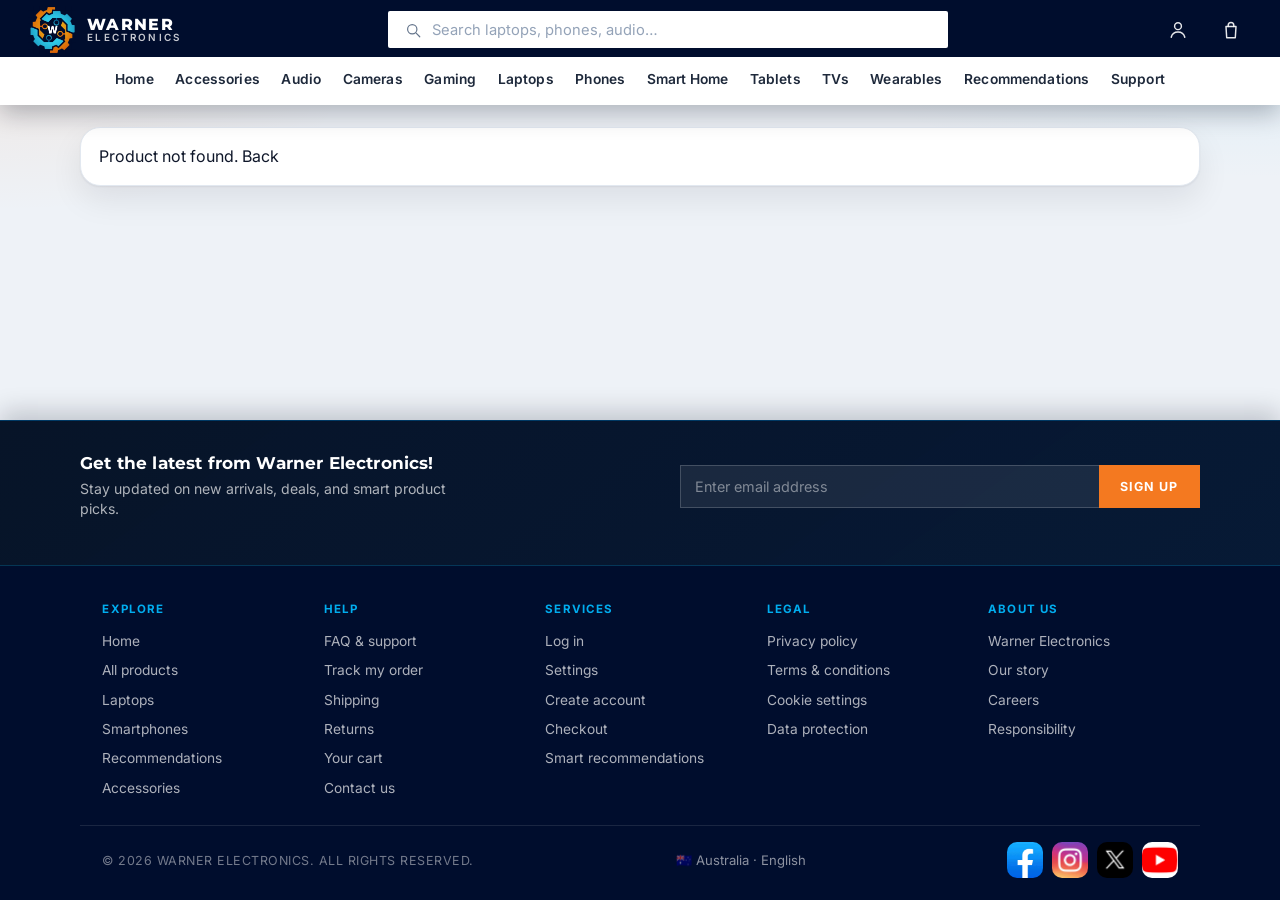
<file: product.html>
﻿<!DOCTYPE html>
<!-- Owner: Armajit - product details -->
<html lang="en">
  <head>
    <meta charset="UTF-8" />
    <meta name="viewport" content="width=device-width, initial-scale=1.0" />
    <title>Product - Warner Electronics</title>
    <link rel="icon" href="images/warner-logo.png" />
    <link rel="stylesheet" href="css/styles.css" />
    <link rel="stylesheet" href="css/armajit.css" />
    <link rel="stylesheet" href="css/theme-dark.css" />
  </head>
  <body>
    <header class="site-header" data-header>
      <a class="brand" href="home.html">
        <img class="brand-logo" src="images/warner-mark.png" alt="" />
        <span class="brand-text">
          <span class="brand-name">WARNER</span>
          <span class="brand-sub">ELECTRONICS</span>
        </span>
      </a>
    </header>
    <main class="page" id="root"></main>
    <script src="js/data.js"></script>
    <script src="js/backend-bootstrap.js"></script>
    <script src="js/app.js"></script>
    <script src="js/backend-adapter.js"></script>
    <script src="js/vedic/recommendation-engine.js"></script>
    <script src="js/abik/account-dropdown-fix.js"></script>
    <script src="js/kushal/forgot-password.js"></script>
    <script src="js/armajit/product.js"></script>
  </body>
</html>
</file>
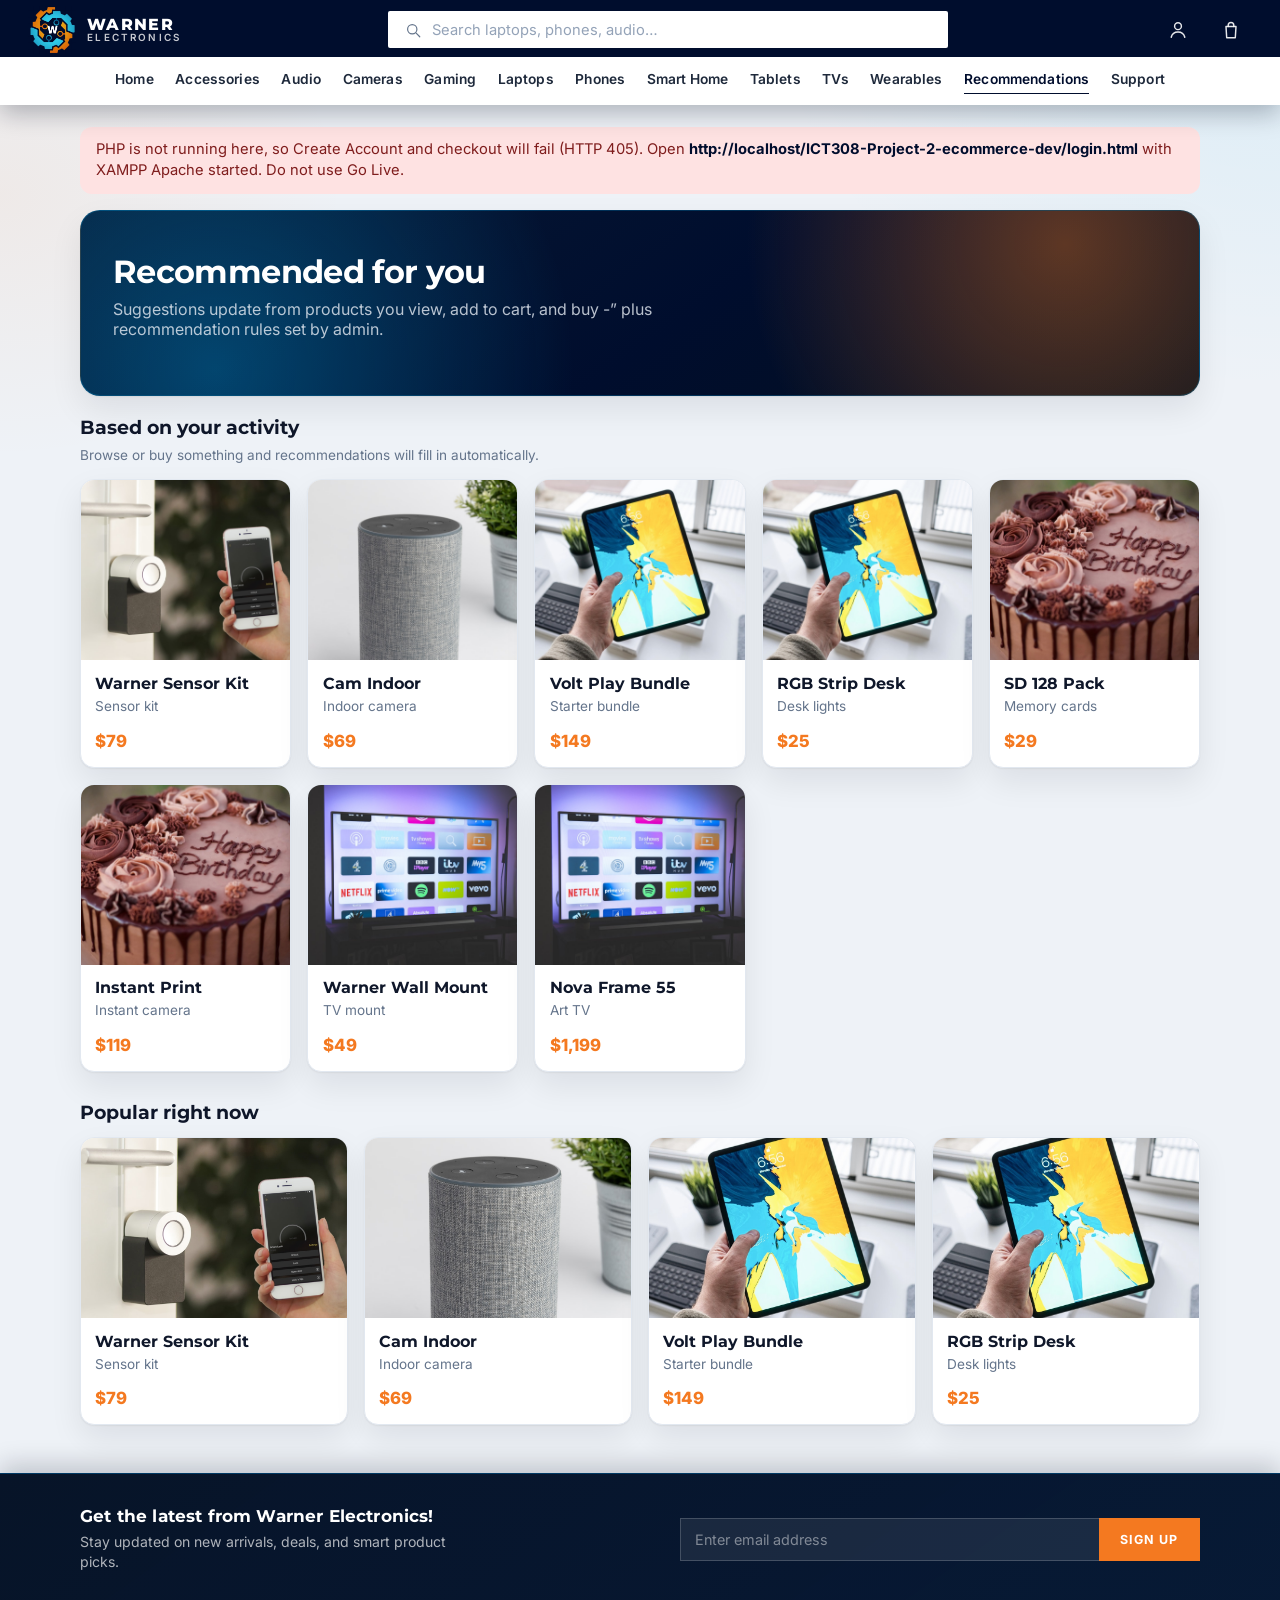
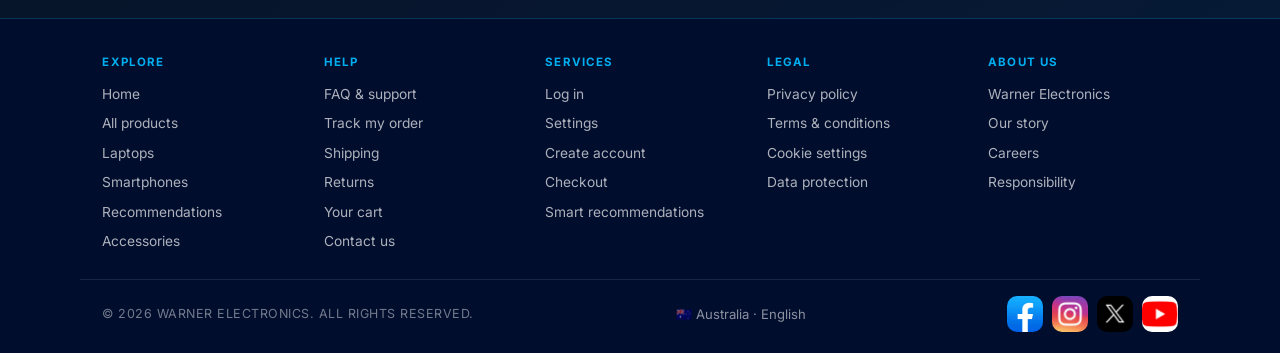
<file: recommendations.html>
﻿<!DOCTYPE html>
<!-- Owner: Vedic - recommendations -->
<html lang="en">
  <head>
    <meta charset="UTF-8" />
    <meta name="viewport" content="width=device-width, initial-scale=1.0" />
    <title>Recommendations - Warner Electronics</title>
    <link rel="icon" href="images/warner-logo.png" />
    <link rel="stylesheet" href="css/styles.css" />
    <link rel="stylesheet" href="css/vedic.css" />
    <link rel="stylesheet" href="css/theme-dark.css" />
  </head>
  <body>
    <header class="site-header" data-header>
      <a class="brand" href="home.html">
        <img class="brand-logo" src="images/warner-mark.png" alt="" />
        <span class="brand-text">
          <span class="brand-name">WARNER</span>
          <span class="brand-sub">ELECTRONICS</span>
        </span>
      </a>
    </header>
    <main class="page">
      <section class="hero">
        <h1>Recommended for you</h1>
        <p>
          Suggestions update from products you view, add to cart, and buy -”
          plus recommendation rules set by admin.
        </p>
      </section>

      <h2 class="section-title">Based on your activity</h2>
      <p class="meta" id="why" style="margin-top:-0.35rem;margin-bottom:1rem"></p>
      <div class="grid" id="recs"></div>

      <h2 class="section-title" style="margin-top:1.75rem">Popular right now</h2>
      <div class="grid" id="popular"></div>
    </main>
    <script src="js/data.js"></script>
    <script src="js/backend-bootstrap.js"></script>
    <script src="js/app.js"></script>
    <script src="js/backend-adapter.js"></script>
    <script src="js/vedic/recommendation-engine.js"></script>
    <script src="js/abik/account-dropdown-fix.js"></script>
    <script src="js/kushal/forgot-password.js"></script>
    <script src="js/vedic/recommendations.js"></script>
  </body>
</html>
</file>
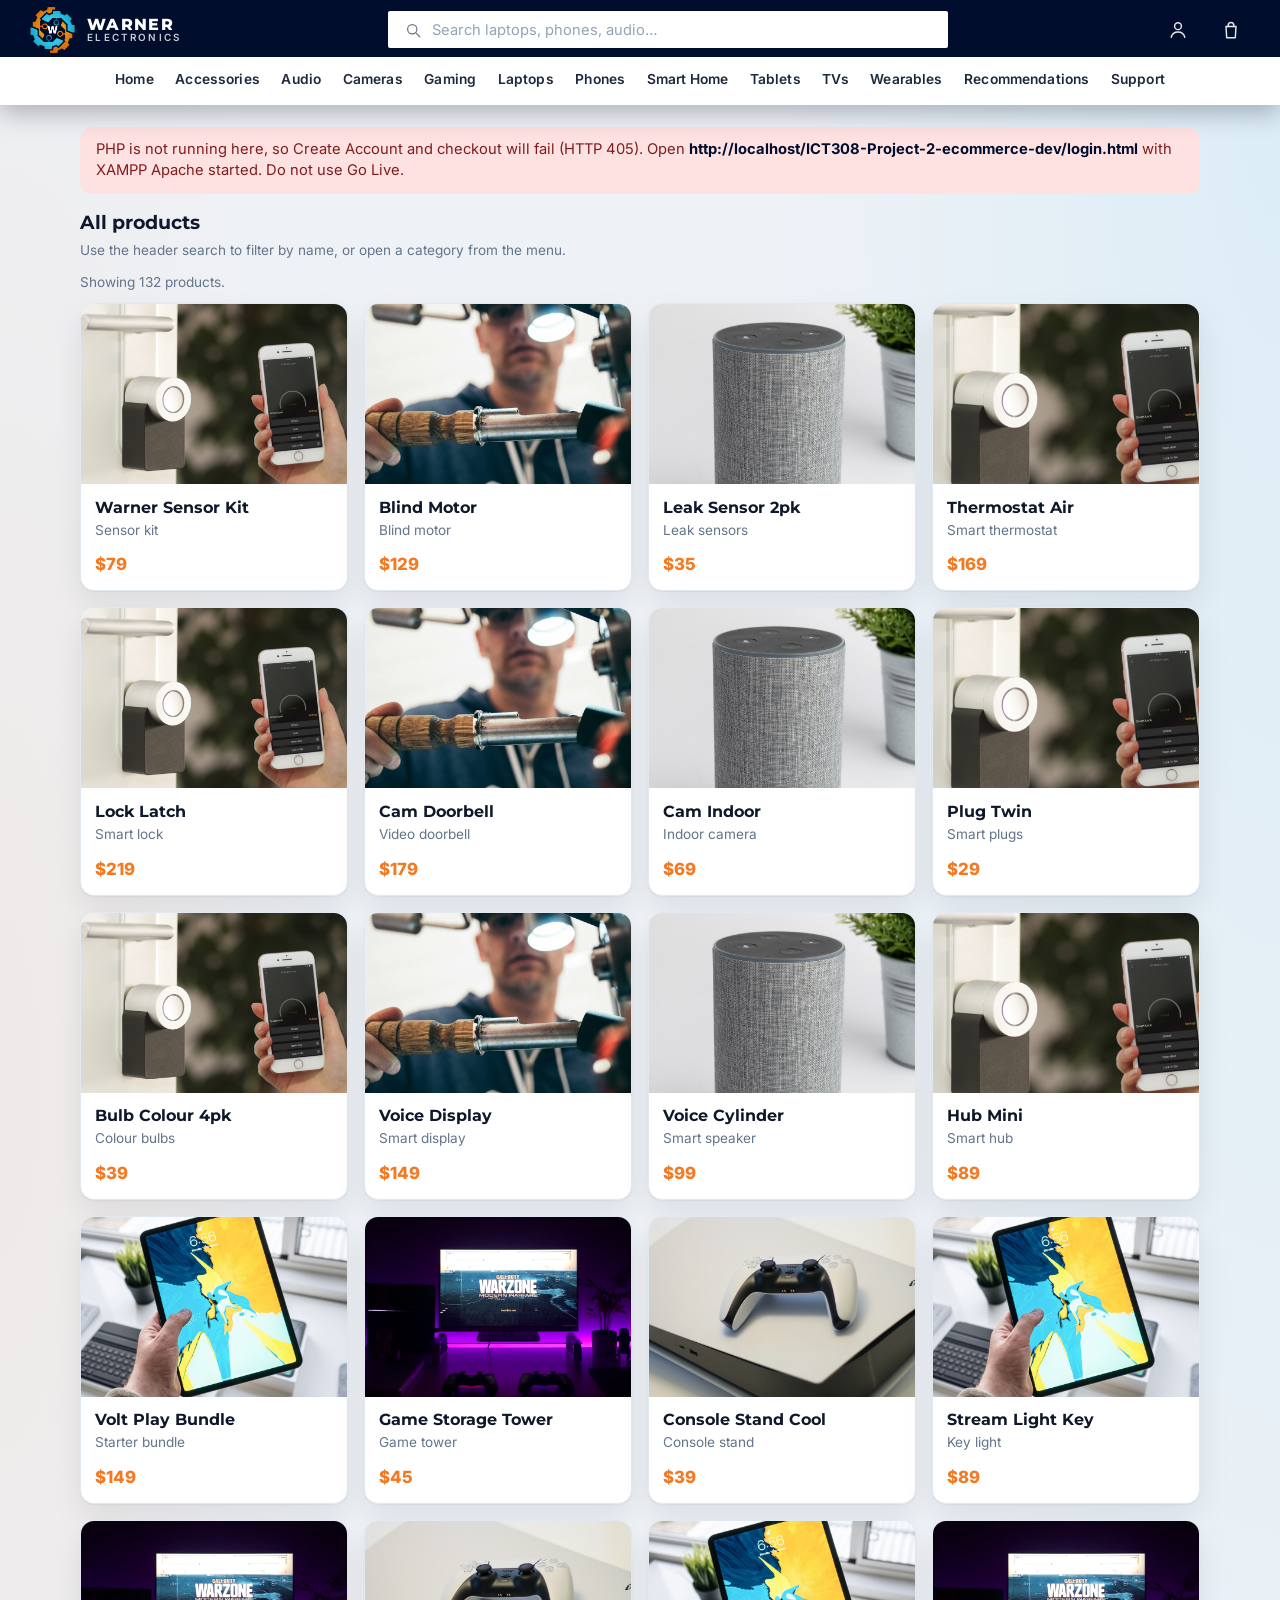
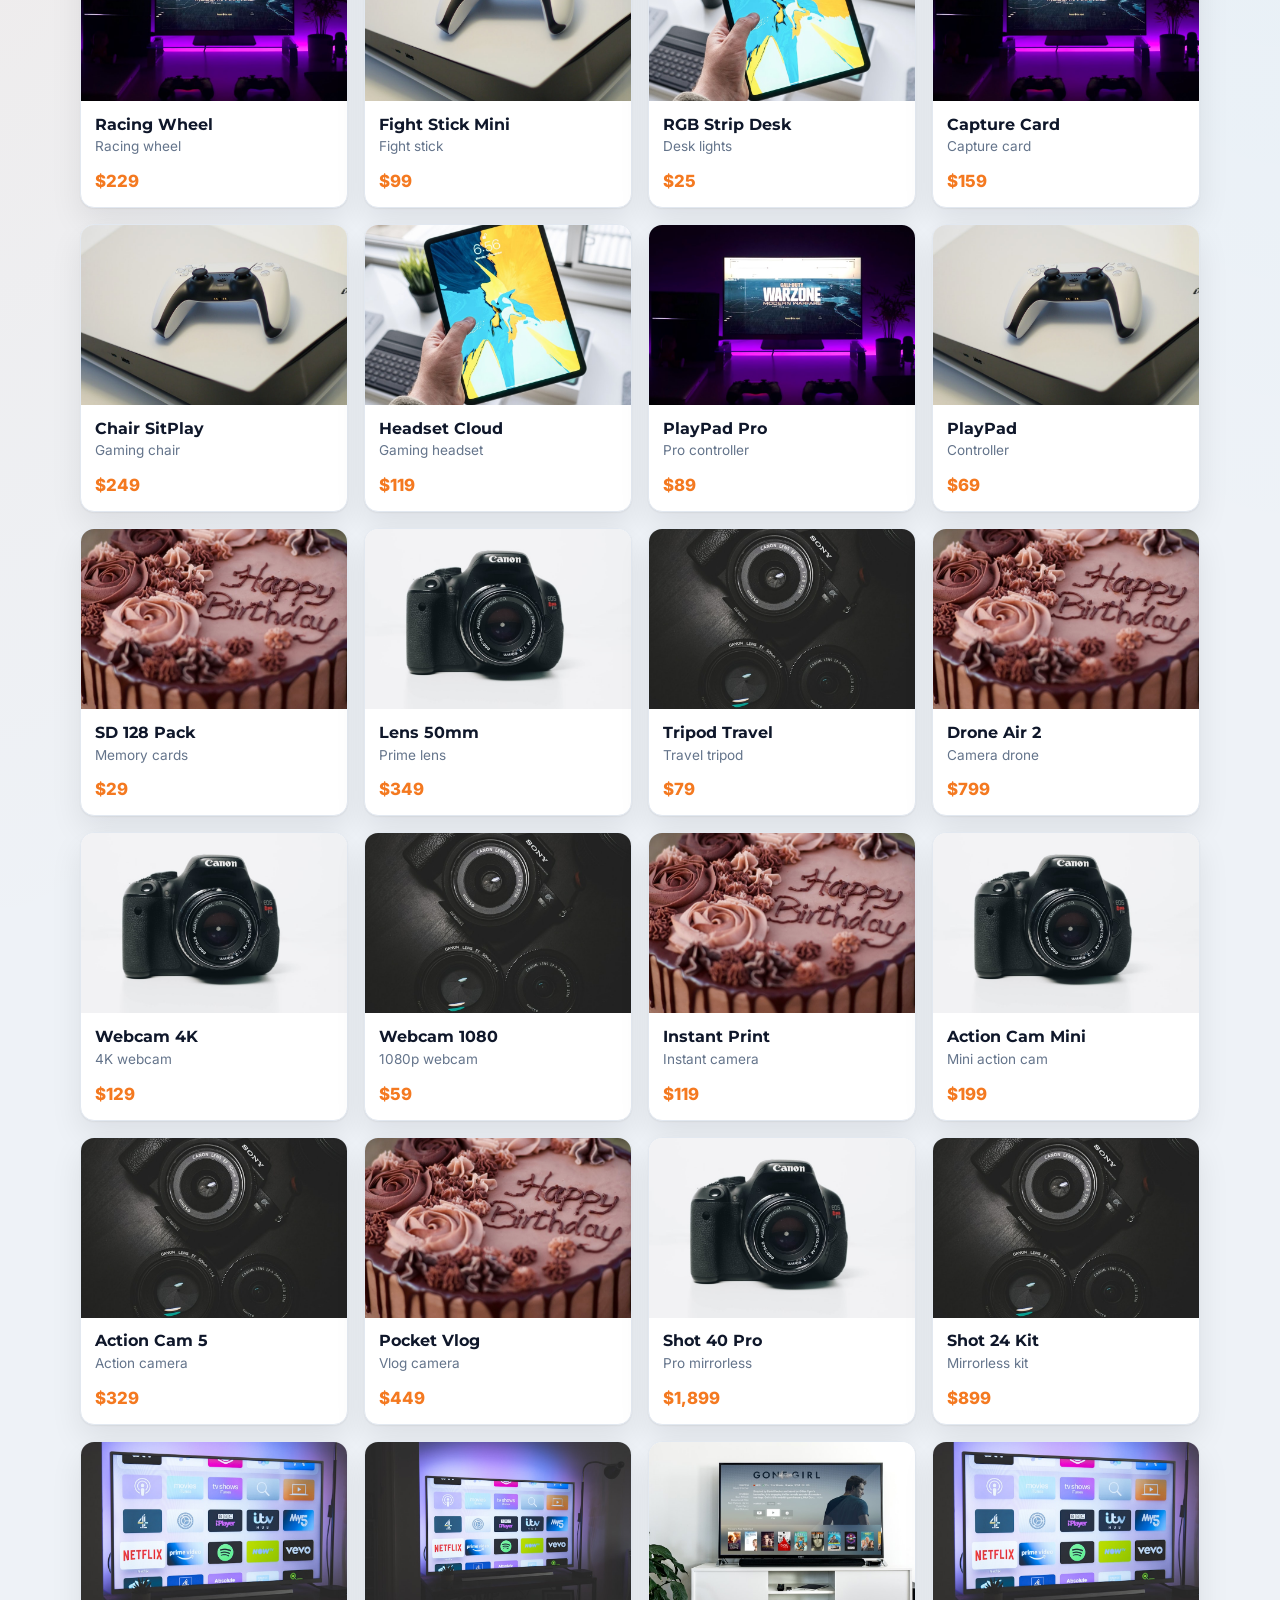
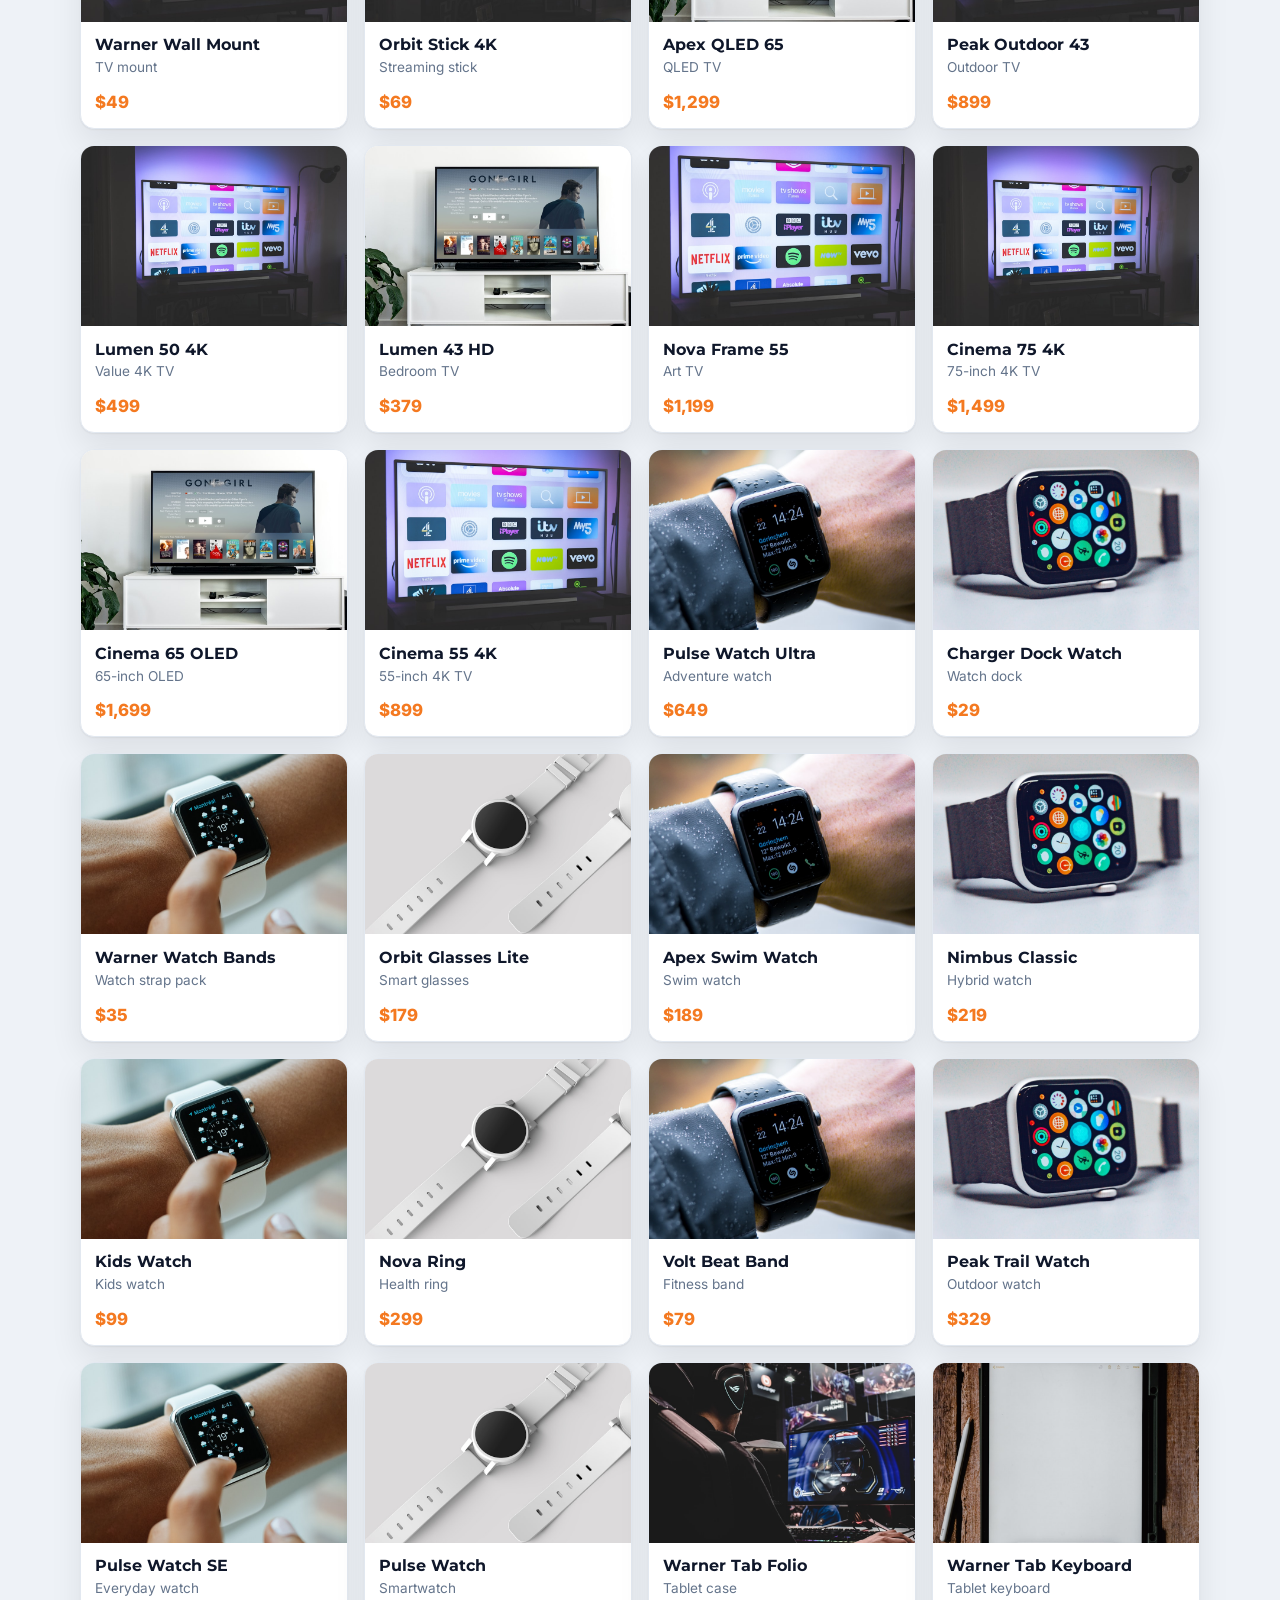
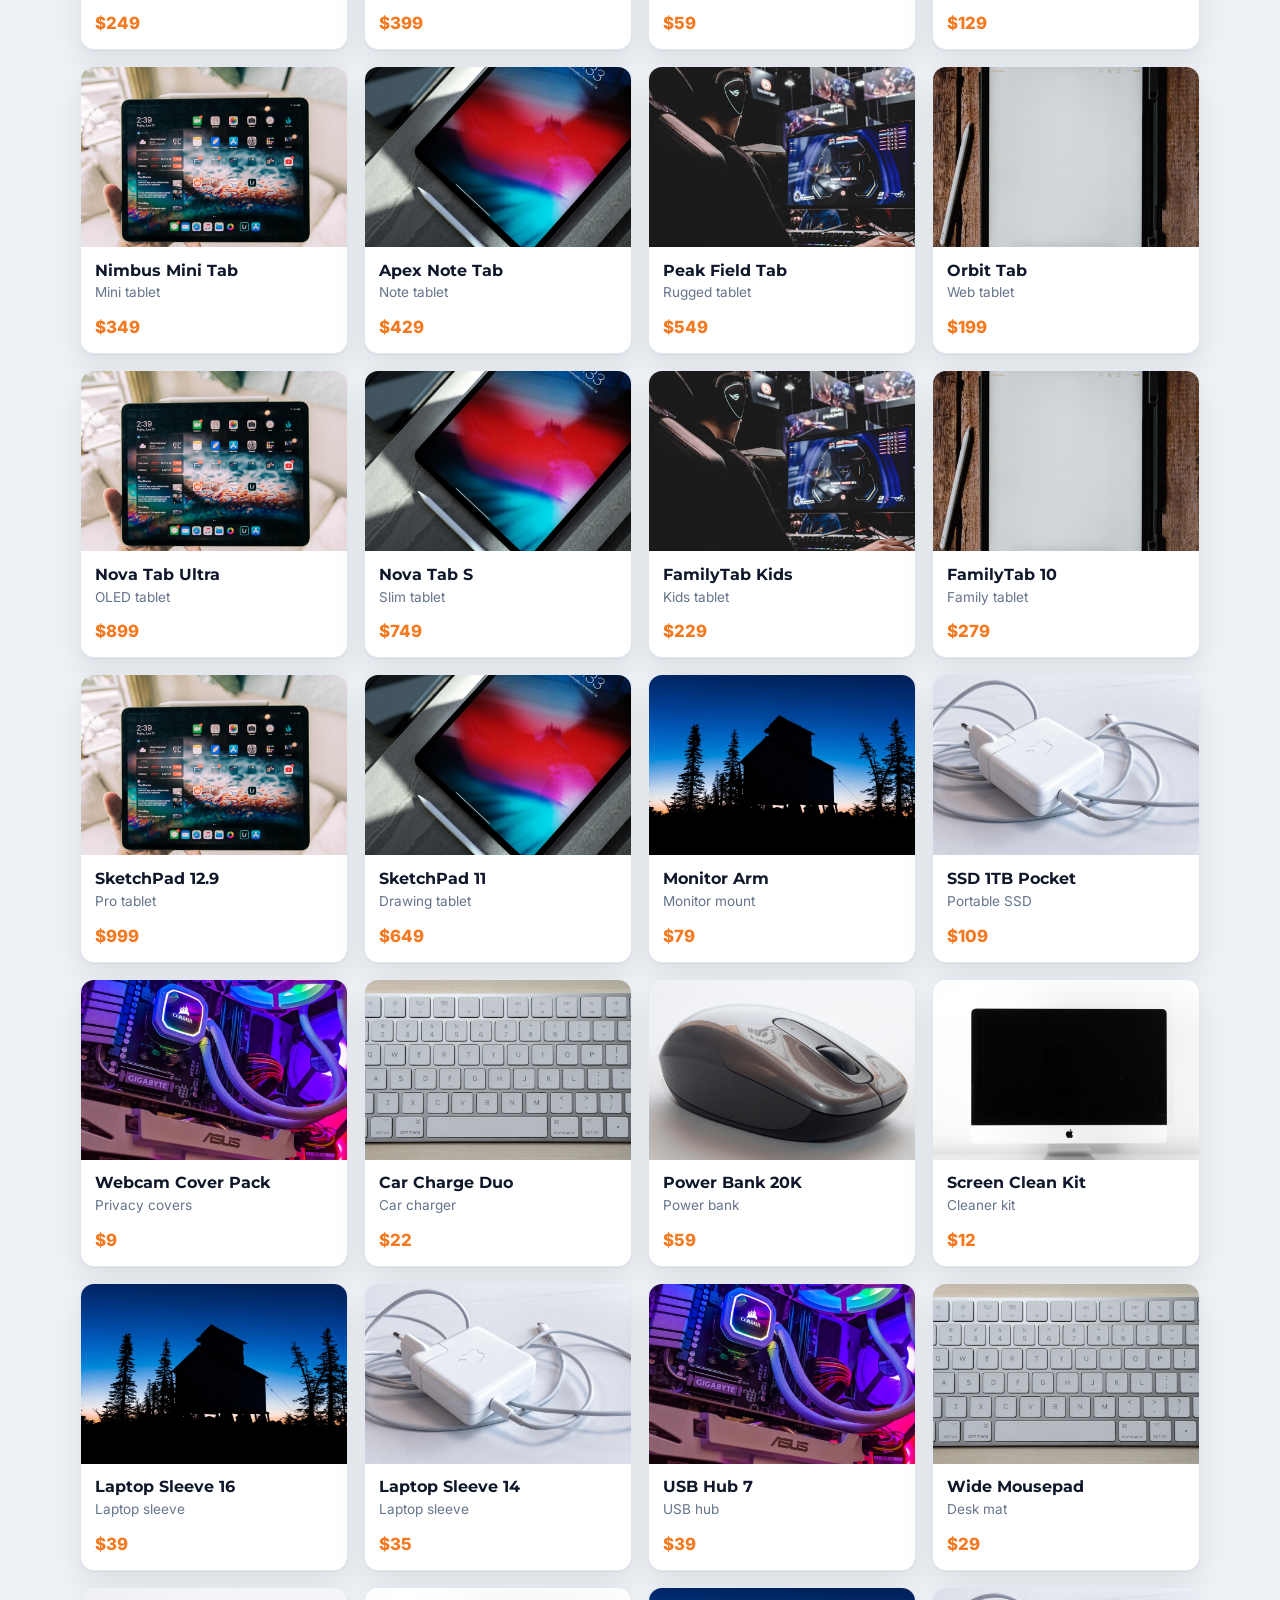
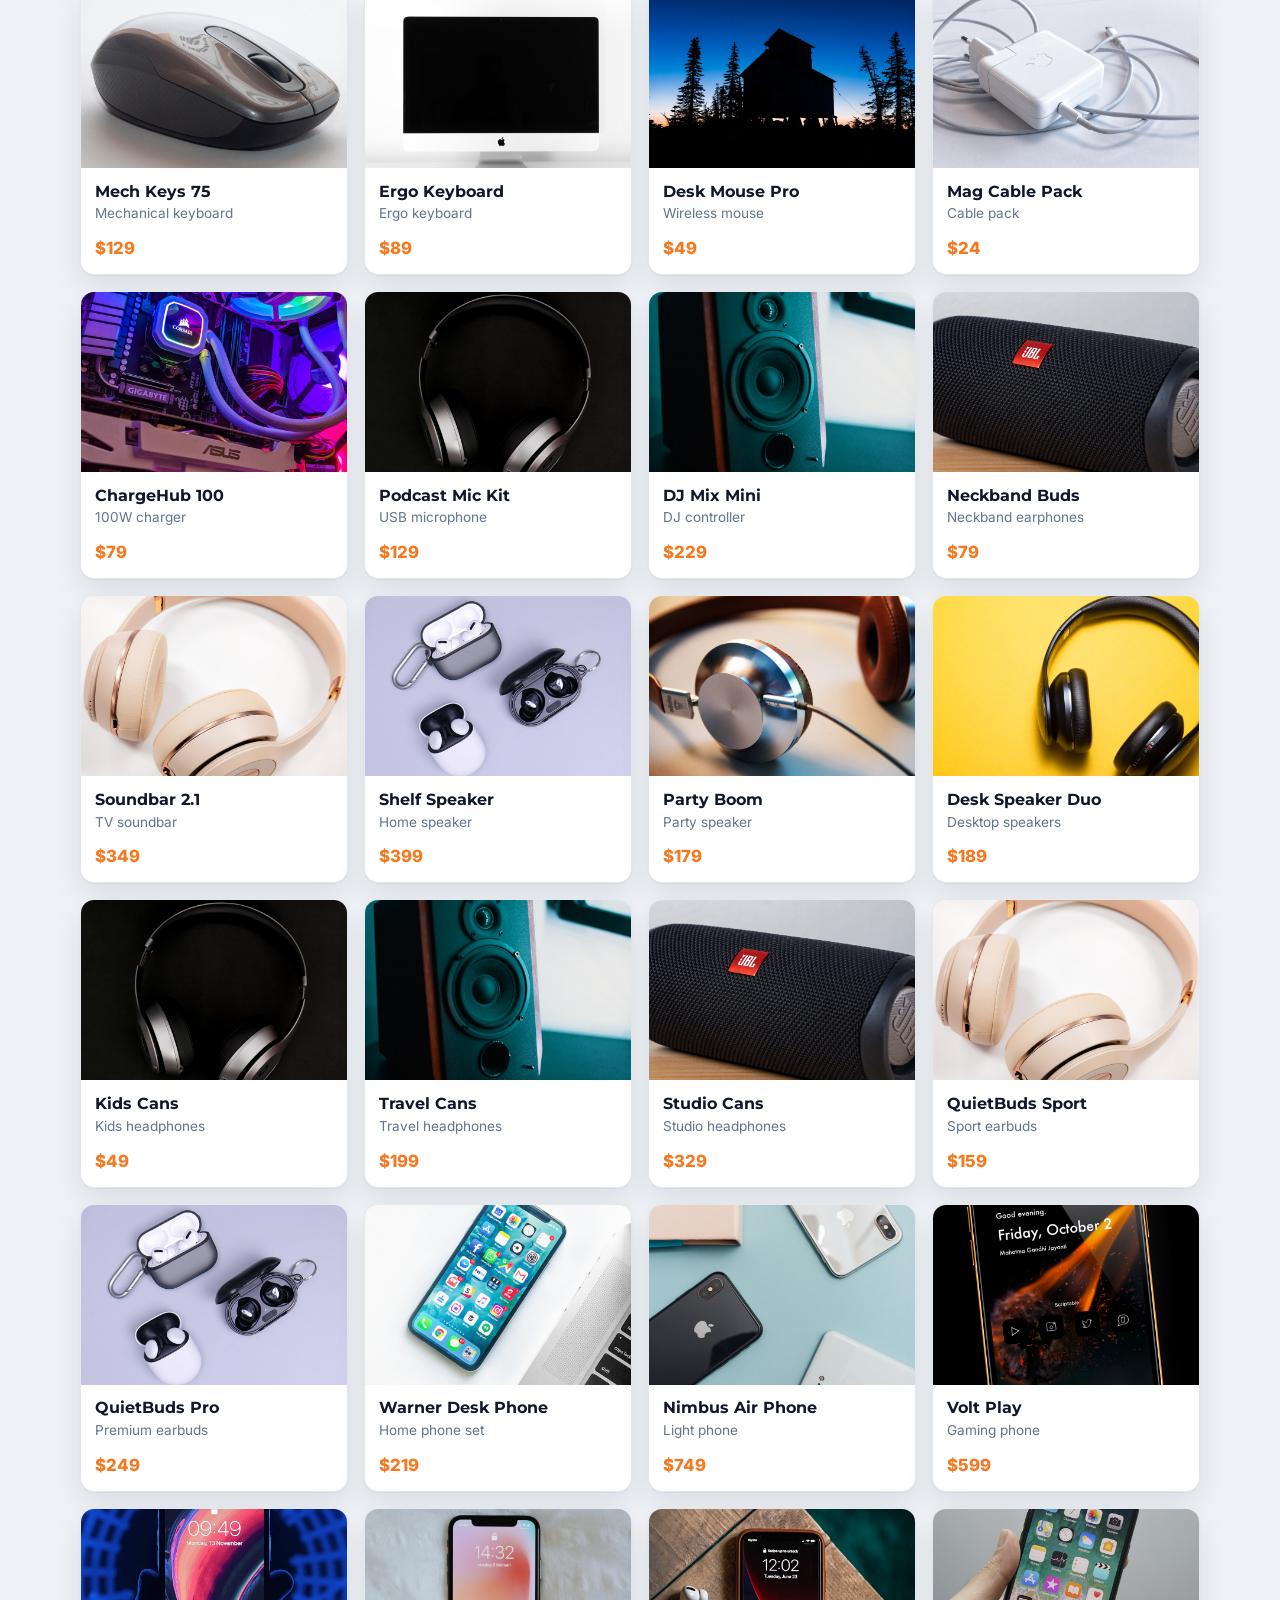
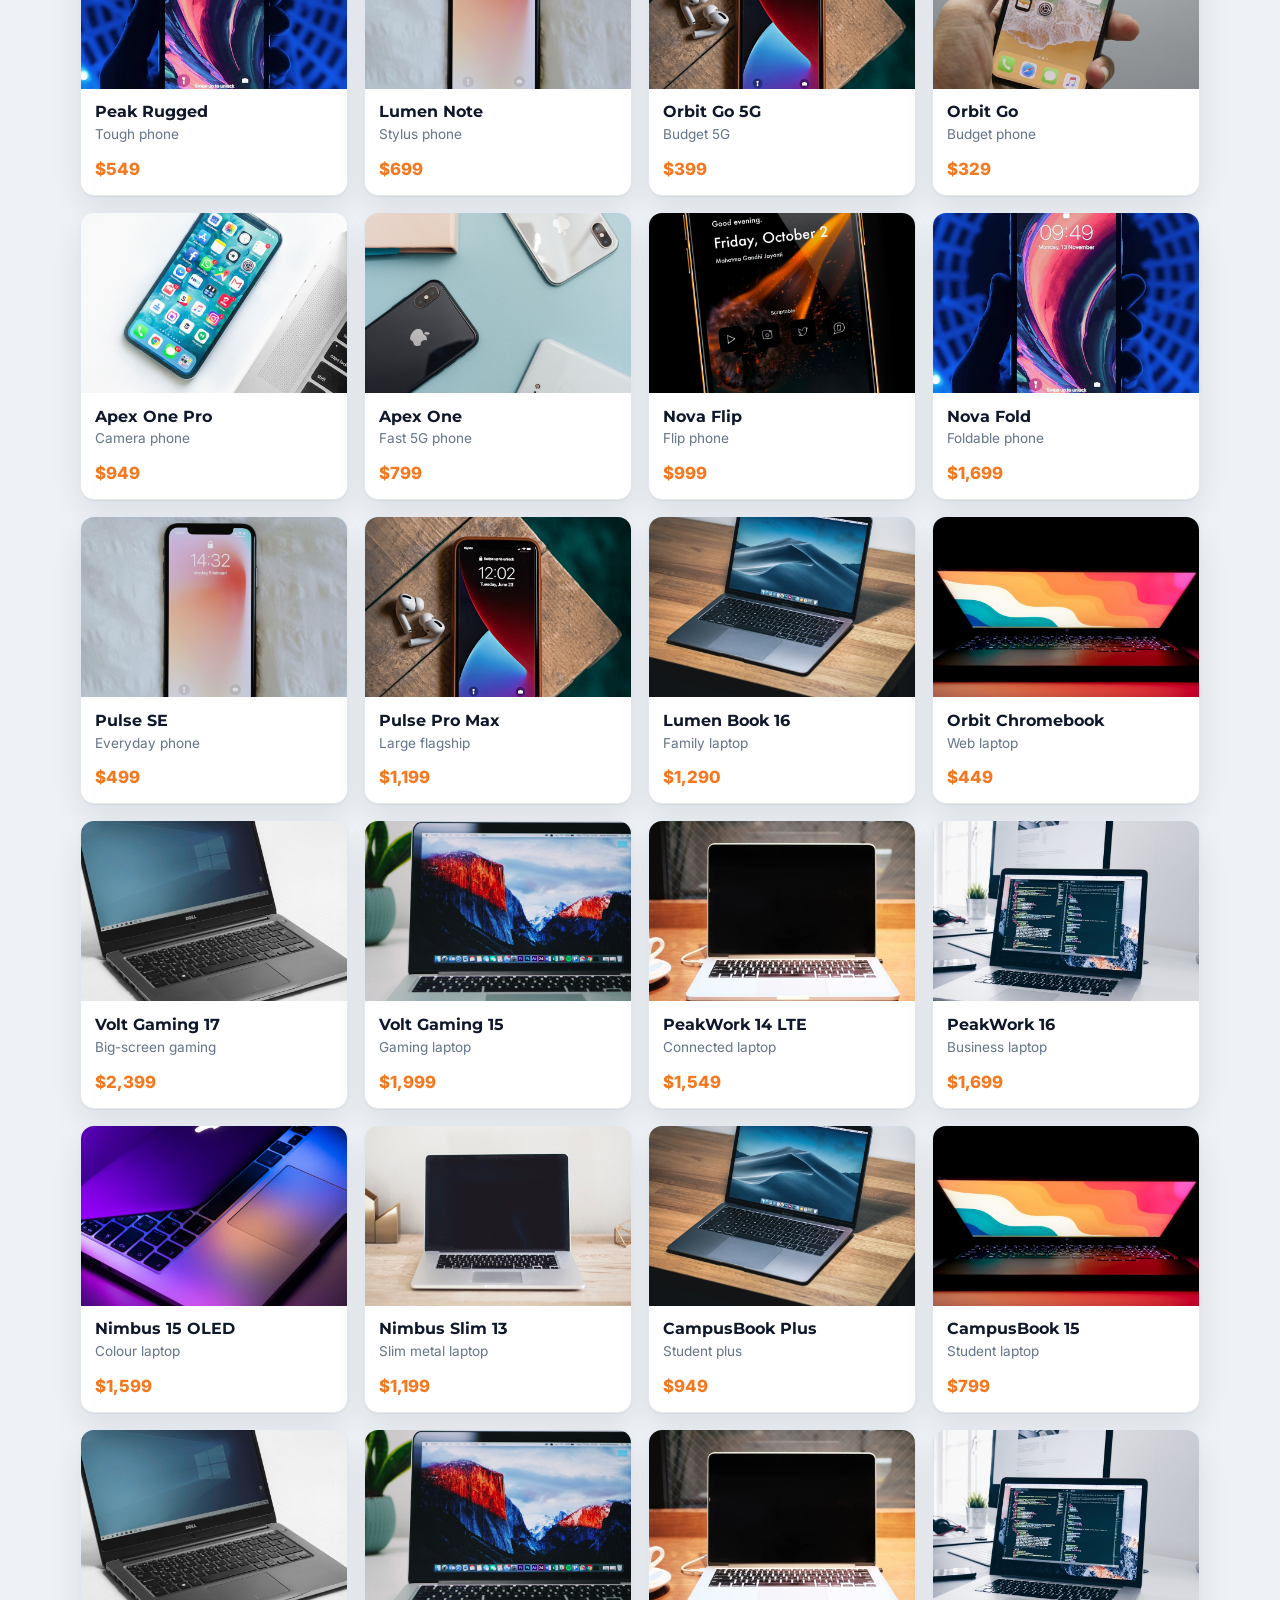
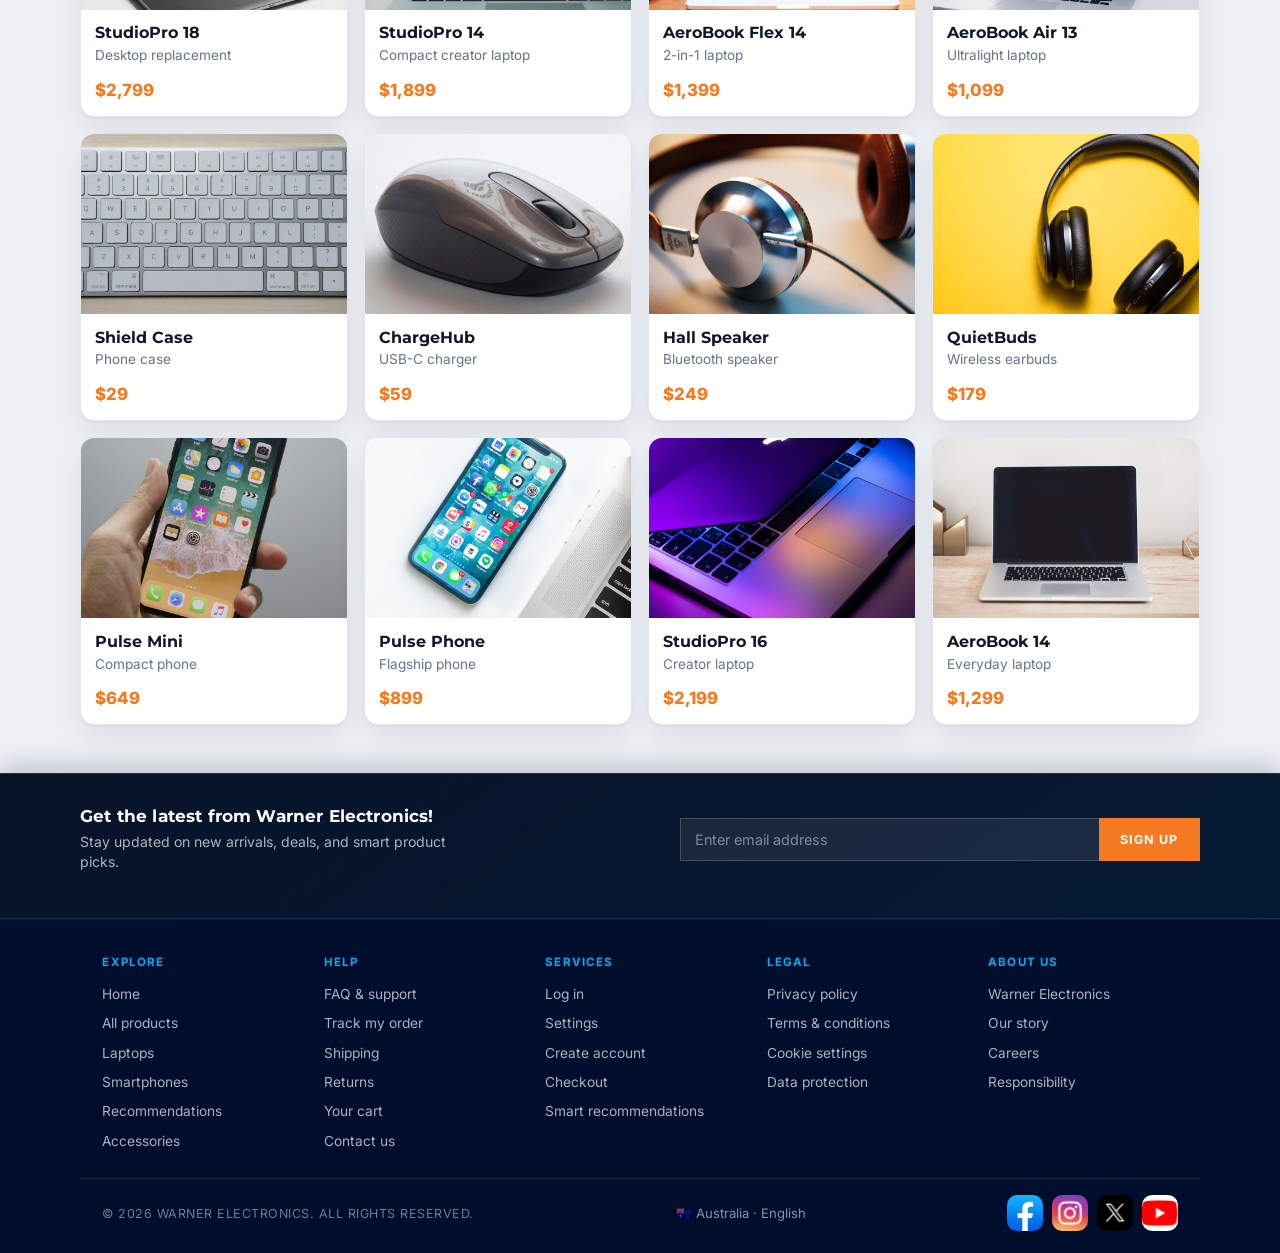
<file: search.html>
﻿<!DOCTYPE html>
<!-- Owner: Abik - customer search -->
<html lang="en">
  <head>
    <meta charset="UTF-8" />
    <meta name="viewport" content="width=device-width, initial-scale=1.0" />
    <title>Search - Warner Electronics</title>
    <link rel="icon" href="images/warner-logo.png" />
    <link rel="stylesheet" href="css/styles.css" />
    <link rel="stylesheet" href="css/abik.css" />
    <link rel="stylesheet" href="css/theme-dark.css" />
  </head>
  <body>
    <header class="site-header" data-header>
      <a class="brand" href="home.html">
        <img class="brand-logo" src="images/warner-mark.png" alt="" />
        <span class="brand-text">
          <span class="brand-name">WARNER</span>
          <span class="brand-sub">ELECTRONICS</span>
        </span>
      </a>
    </header>
    <main class="page" id="main-content">
      <h2 class="section-title" id="search-heading">All products</h2>
      <p class="meta" id="search-hint">Use the header search to filter by name, or open a category from the menu.</p>

      <div class="search-layout">
        <aside class="filters">
          <h3>Filters</h3>
          <div class="filter-group">
            <h4>Category</h4>
            <div id="cat-filters"></div>
          </div>
          <div class="filter-group">
            <h4>Price range</h4>
            <div class="price-range">
              <label>
                <span>Min ($)</span>
                <input type="number" data-price-min min="0" step="1" placeholder="0" />
              </label>
              <label>
                <span>Max ($)</span>
                <input type="number" data-price-max min="0" step="1" placeholder="Any" />
              </label>
            </div>
          </div>
          <div class="filter-group">
            <h4>Brand</h4>
            <div id="brand-filters"></div>
          </div>
        </aside>
        <section>
          <p class="meta" id="count" style="margin:0 0 0.85rem"></p>
          <div class="grid" id="results"></div>
        </section>
      </div>
    </main>
    <script src="js/data.js"></script>
    <script src="js/backend-bootstrap.js"></script>
    <script src="js/app.js"></script>
    <script src="js/backend-adapter.js"></script>
    <script src="js/vedic/recommendation-engine.js"></script>
    <script src="js/abik/account-dropdown-fix.js"></script>
    <script src="js/kushal/forgot-password.js"></script>
    <script src="js/abik/search.js"></script>
  </body>
</html>
</file>
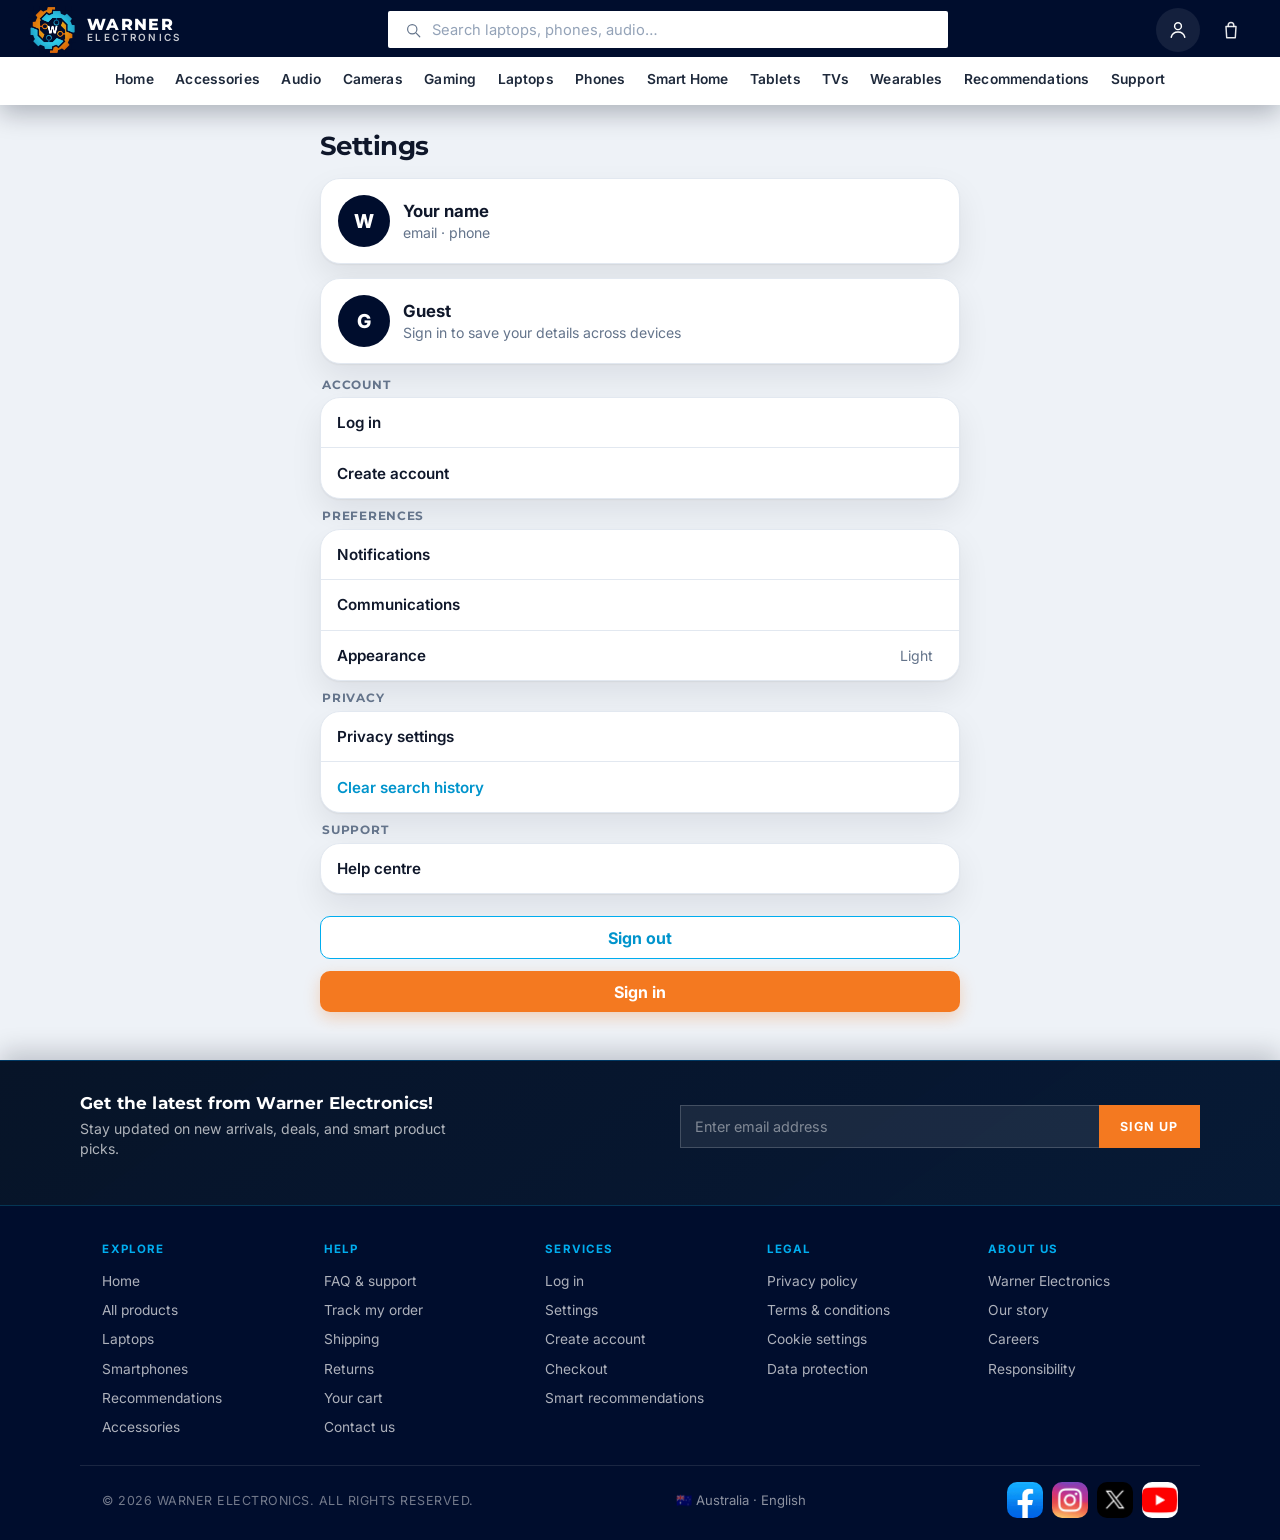
<file: settings.html>
﻿<!DOCTYPE html>
<!-- Owner: Sukhman - customer settings -->
<html lang="en">
  <head>
    <meta charset="UTF-8" />
    <meta name="viewport" content="width=device-width, initial-scale=1.0" />
    <title>Settings - Warner Electronics</title>
    <link rel="icon" href="images/warner-logo.png" />
    <link rel="stylesheet" href="css/styles.css" />
    <link rel="stylesheet" href="css/sukhman.css" />
    <link rel="stylesheet" href="css/theme-dark.css" />
  </head>
  <body class="settings-app">
    <header class="site-header" data-header></header>
    <main class="settings-page">
      <div class="settings-shell">
        <!-- Hub -->
        <div id="settings-hub">
          <header class="settings-page-head">
            <h1>Settings</h1>
          </header>

          <button type="button" class="settings-profile-card" data-screen="personal" data-account-only>
            <span class="settings-avatar" id="settings-avatar">W</span>
            <span class="settings-profile-copy">
              <strong id="settings-profile-name">Your name</strong>
              <span id="settings-profile-meta">email · phone</span>
            </span>
            <span class="settings-chevron" aria-hidden="true"> </span>
          </button>

          <a class="settings-profile-card" href="login.html" data-guest-only hidden>
            <span class="settings-avatar">G</span>
            <span class="settings-profile-copy">
              <strong>Guest</strong>
              <span>Sign in to save your details across devices</span>
            </span>
            <span class="settings-chevron" aria-hidden="true"> </span>
          </a>

          <section class="settings-group" data-account-only>
            <h2 class="settings-group-title">Account</h2>
            <div class="settings-list">
              <button type="button" class="settings-row" data-screen="personal">
                <span class="settings-row-label">Personal info</span>
                <span class="settings-row-value" id="hub-personal-summary"></span>
                <span class="settings-chevron" aria-hidden="true"> </span>
              </button>
              <button type="button" class="settings-row" data-screen="address">
                <span class="settings-row-label">Delivery address</span>
                <span class="settings-row-value" id="hub-address-summary"></span>
                <span class="settings-chevron" aria-hidden="true"> </span>
              </button>
              <button type="button" class="settings-row" data-screen="security">
                <span class="settings-row-label">Security</span>
                <span class="settings-row-value">Password</span>
                <span class="settings-chevron" aria-hidden="true"> </span>
              </button>
            </div>
          </section>

          <section class="settings-group" data-guest-only hidden>
            <h2 class="settings-group-title">Account</h2>
            <div class="settings-list">
              <a class="settings-row" href="login.html">
                <span class="settings-row-label">Log in</span>
                <span class="settings-chevron" aria-hidden="true"> </span>
              </a>
              <a class="settings-row" href="login.html?signup=1">
                <span class="settings-row-label">Create account</span>
                <span class="settings-chevron" aria-hidden="true"> </span>
              </a>
            </div>
          </section>

          <section class="settings-group" data-account-only>
            <h2 class="settings-group-title">Shopping</h2>
            <div class="settings-list">
              <button type="button" class="settings-row" data-screen="payment">
                <span class="settings-row-label">Payment methods</span>
                <span class="settings-row-value">Manage cards</span>
                <span class="settings-chevron" aria-hidden="true"> </span>
              </button>
              <a class="settings-row" href="account.html">
                <span class="settings-row-label">Order history</span>
                <span class="settings-chevron" aria-hidden="true"> </span>
              </a>
              <a class="settings-row" href="account.html#tracking">
                <span class="settings-row-label">Package tracking</span>
                <span class="settings-chevron" aria-hidden="true"> </span>
              </a>
            </div>
          </section>

          <section class="settings-group">
            <h2 class="settings-group-title">Preferences</h2>
            <div class="settings-list">
              <button type="button" class="settings-row" data-screen="notifications" data-account-only>
                <span class="settings-row-label">Notifications</span>
                <span class="settings-chevron" aria-hidden="true"> </span>
              </button>
              <button type="button" class="settings-row" data-screen="communications" data-account-only>
                <span class="settings-row-label">Communications</span>
                <span class="settings-chevron" aria-hidden="true"> </span>
              </button>
              <button type="button" class="settings-row" data-screen="appearance">
                <span class="settings-row-label">Appearance</span>
                <span class="settings-row-value" id="hub-appearance-summary">System</span>
                <span class="settings-chevron" aria-hidden="true"> </span>
              </button>
            </div>
          </section>

          <section class="settings-group">
            <h2 class="settings-group-title">Privacy</h2>
            <div class="settings-list">
              <button type="button" class="settings-row" data-screen="privacy">
                <span class="settings-row-label">Privacy settings</span>
                <span class="settings-chevron" aria-hidden="true"> </span>
              </button>
              <button type="button" class="settings-row settings-row--action" id="clear-search-history">
                <span class="settings-row-label">Clear search history</span>
              </button>
            </div>
          </section>

          <section class="settings-group">
            <h2 class="settings-group-title">Support</h2>
            <div class="settings-list">
              <a class="settings-row" href="support.html">
                <span class="settings-row-label">Help centre</span>
                <span class="settings-chevron" aria-hidden="true"> </span>
              </a>
            </div>
          </section>

          <button type="button" class="settings-signout btn btn-outline" data-logout data-account-only>Sign out</button>
          <a class="settings-signout btn" href="login.html" data-guest-only hidden>Sign in</a>
        </div>

        <!-- Detail screens -->
        <div id="settings-detail" hidden>
          <header class="settings-detail-head">
            <button type="button" class="settings-back" id="settings-back">←Settings</button>
            <h1 id="settings-detail-title">Detail</h1>
          </header>
          <div class="settings-detail-body" id="settings-detail-body"></div>
        </div>
      </div>
    </main>
    <script src="js/data.js"></script>
    <script src="js/backend-bootstrap.js"></script>
    <script src="js/app.js"></script>
    <script src="js/backend-adapter.js"></script>
    <script src="js/vedic/recommendation-engine.js"></script>
    <script src="js/abik/account-dropdown-fix.js"></script>
    <script src="js/kushal/forgot-password.js"></script>
    <script src="js/sukhman/settings.js"></script>
  </body>
</html>
</file>
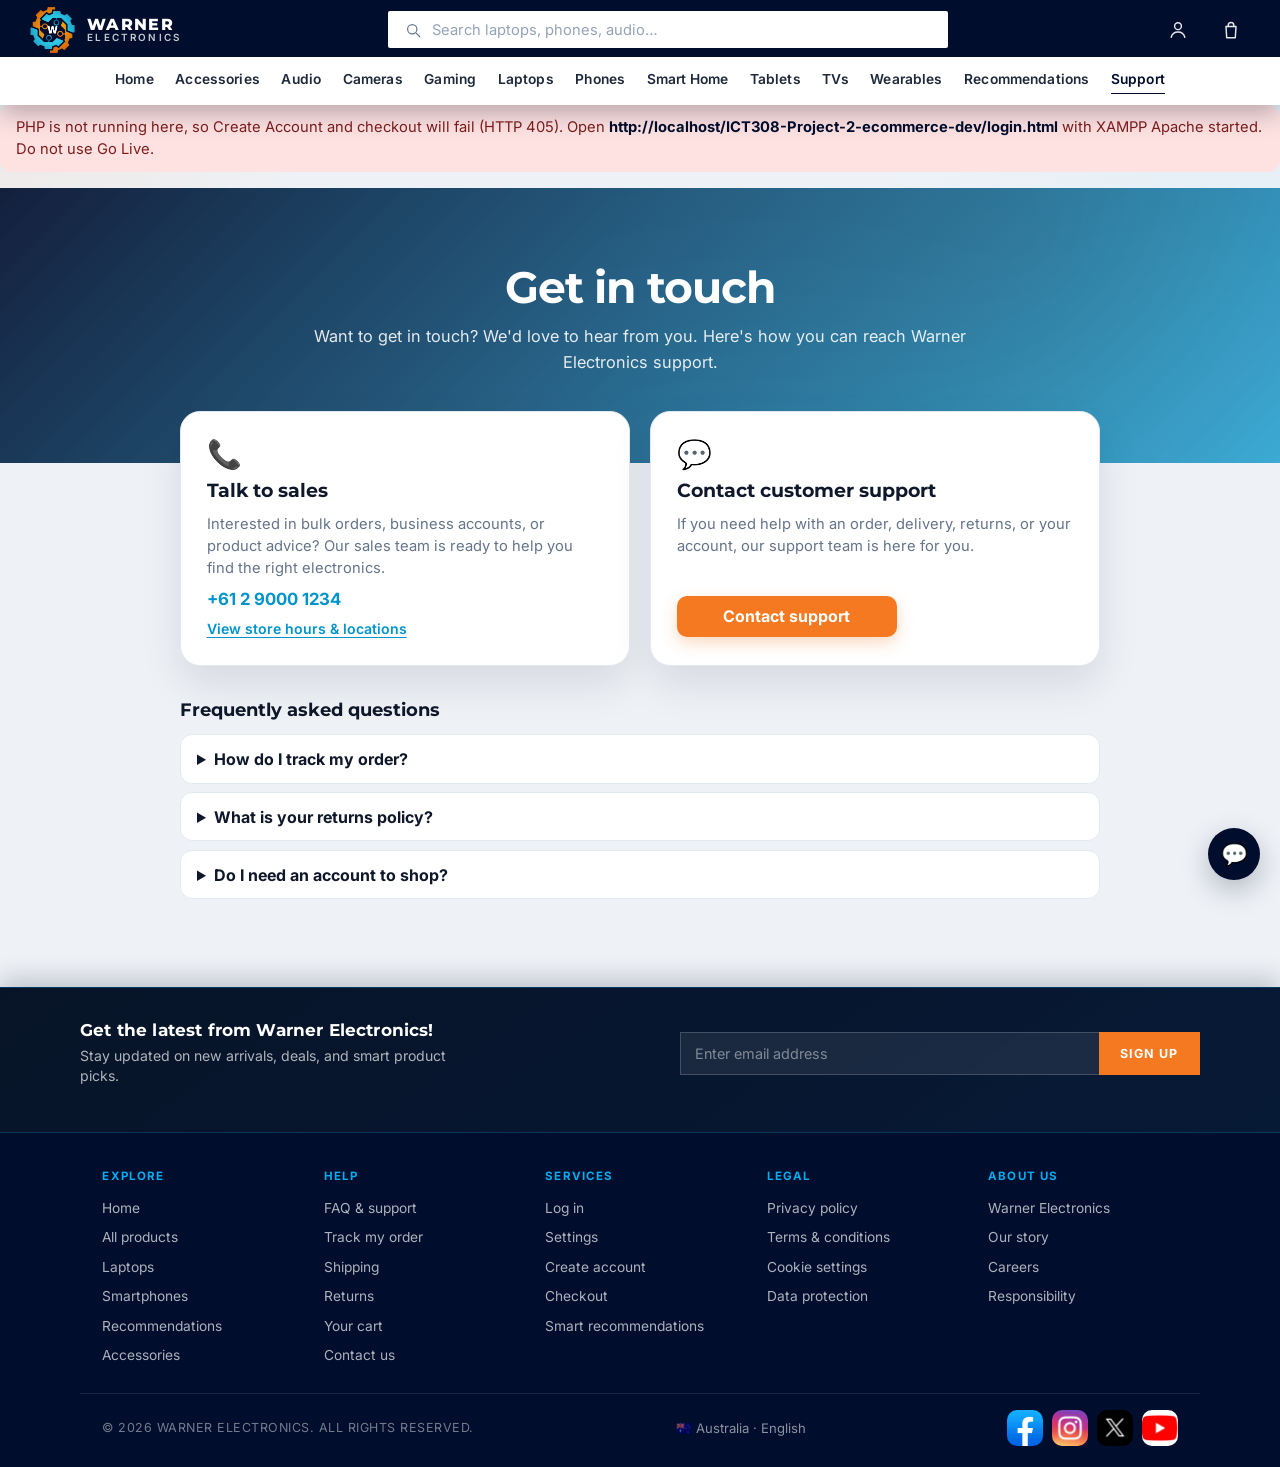
<file: support.html>
﻿<!DOCTYPE html>
<!-- Owner: Sukhman - customer support -->
<html lang="en">
  <head>
    <meta charset="UTF-8" />
    <meta name="viewport" content="width=device-width, initial-scale=1.0" />
    <title>Support - Warner Electronics</title>
    <link rel="icon" href="images/warner-logo.png" />
    <link rel="stylesheet" href="css/styles.css" />
    <link rel="stylesheet" href="css/sukhman.css" />
    <link rel="stylesheet" href="css/theme-dark.css" />
  </head>
  <body>
    <header class="site-header" data-header>
      <a class="brand" href="home.html">
        <img class="brand-logo" src="images/warner-mark.png" alt="" />
        <span class="brand-text">
          <span class="brand-name">WARNER</span>
          <span class="brand-sub">ELECTRONICS</span>
        </span>
      </a>
    </header>
    <main class="page support-page">
      <section class="support-hero">
        <div class="support-hero-inner">
          <h1>Get in touch</h1>
          <p>
            Want to get in touch? We'd love to hear from you. Here's how you can reach Warner
            Electronics support.
          </p>
        </div>
      </section>

      <section class="support-cards">
        <article class="support-card">
          <div class="support-card-icon" aria-hidden="true">📞</div>
          <h2>Talk to sales</h2>
          <p>
            Interested in bulk orders, business accounts, or product advice? Our sales team is
            ready to help you find the right electronics.
          </p>
          <a class="support-phone" href="tel:+61290001234">+61 2 9000 1234</a>
          <button class="support-link-btn" type="button" id="show-hours">
            View store hours &amp; locations
          </button>
        </article>

        <article class="support-card">
          <div class="support-card-icon" aria-hidden="true">💬</div>
          <h2>Contact customer support</h2>
          <p>
            If you need help with an order, delivery, returns, or your account, our support team
            is here for you.
          </p>
          <button class="btn support-cta" type="button" id="open-support-form">
            Contact support
          </button>
        </article>
      </section>

      <section class="support-panel" id="support-form-panel" hidden>
        <h2>Send us a message</h2>
        <p class="meta">Fill in the form below and we'll get back to you within 1 business day.</p>
        <form id="support-form" class="support-form">
          <div class="form-grid">
            <div class="field">
              <label for="support-name">Full name</label>
              <input id="support-name" required />
            </div>
            <div class="field">
              <label for="support-email">Email</label>
              <input id="support-email" type="email" required />
            </div>
            <div class="field field-span-2">
              <label for="support-order">Order number (optional)</label>
              <input id="support-order" placeholder="e.g. WE-12345678" />
            </div>
            <div class="field field-span-2">
              <label for="support-message">How can we help?</label>
              <textarea id="support-message" rows="4" required></textarea>
            </div>
          </div>
          <button class="btn" type="submit">Send message</button>
        </form>
      </section>

      <section class="support-panel" id="support-hours-panel" hidden>
        <h2>Store hours &amp; locations</h2>
        <div class="support-hours-grid">
          <div>
            <strong>Sydney flagship</strong>
            <p class="meta">Mon-Fri 9:00 am - 6:00 pm<br />Sat 10:00 am - 4:00 pm<br />Sun Closed</p>
          </div>
          <div>
            <strong>Melbourne store</strong>
            <p class="meta">Mon-Fri 9:30 am - 5:30 pm<br />Sat 10:00 am - 3:00 pm<br />Sun Closed</p>
          </div>
          <div>
            <strong>Online support</strong>
            <p class="meta">Email: support@warners.electronics<br />Response within 24 hours</p>
          </div>
        </div>
      </section>

      <section class="support-faq">
        <h2>Frequently asked questions</h2>
        <details class="faq-item">
          <summary>How do I track my order?</summary>
          <p>Log in and open <a href="account.html#tracking">My account -> Package tracking</a> to see delivery progress.</p>
        </details>
        <details class="faq-item">
          <summary>What is your returns policy?</summary>
          <p>Unopened items can be returned within 30 days. Contact support with your order number to start a return.</p>
        </details>
        <details class="faq-item">
          <summary>Do I need an account to shop?</summary>
          <p>You can browse freely. An account is only required when you proceed to checkout.</p>
        </details>
      </section>
    </main>

    <button class="support-chat-fab" type="button" id="support-chat" aria-label="Open live chat">
      💬
    </button>

    <script src="js/data.js"></script>
    <script src="js/backend-bootstrap.js"></script>
    <script src="js/app.js"></script>
    <script src="js/backend-adapter.js"></script>
    <script src="js/vedic/recommendation-engine.js"></script>
    <script src="js/abik/account-dropdown-fix.js"></script>
    <script src="js/kushal/forgot-password.js"></script>
    <script src="js/sukhman/support.js"></script>
  </body>
</html>
</file>
<file: css/styles.css>
/* Warner Electronics — logo-matched navy, orange, cyan */
@import url("https://fonts.googleapis.com/css2?family=Inter:wght@400;500;600;700;800&family=Montserrat:wght@600;700;800&display=swap");

:root {
  --navy: #000d2d;
  --navy-mid: #071428;
  --orange: #f47920;
  --orange-dark: #d96512;
  --cyan: #00adef;
  --cyan-dark: #0094cc;
  --blue: #f47920;
  --blue-dark: #d96512;
  --blue-soft: #fff1e6;
  --blue-tint: #fff8f1;
  --ink: #0f172a;
  --muted: #64748b;
  --line: #e2e8f0;
  --surface: #ffffff;
  --page: #eef2f7;
  --teal: #00adef;
  --mint: #d7f4ff;
  --lavender: #e9e7f5;
  --warn-bg: #fef9c3;
  --danger: #ef4444;
  --danger-soft: #fee2e2;
  --radius: 14px;
  --radius-lg: 20px;
  --shadow: 0 1px 2px rgba(0, 11, 30, 0.06), 0 14px 32px rgba(0, 11, 30, 0.08);
  --font: "Inter", system-ui, sans-serif;
  --display: "Montserrat", "Inter", system-ui, sans-serif;
  --ease-out: cubic-bezier(0.22, 1, 0.36, 1);
  --motion-fast: 0.24s;
  --motion-med: 0.48s;
  --motion-page: 0.65s;
}

.skip-link {
  position: absolute;
  left: 0.75rem;
  top: -3rem;
  z-index: 80;
  padding: 0.45rem 0.8rem;
  border-radius: 8px;
  background: var(--orange);
  color: #fff;
  font-weight: 700;
  text-decoration: none;
}
.skip-link:focus {
  top: 0.75rem;
}

html[data-theme="dark"] {
  color-scheme: dark;
  --ink: #f1f5f9;
  --muted: #cbd5e1;
  --line: #3d4f66;
  --surface: #1b283c;
  --page: #0b1220;
  --blue-soft: #243044;
  --blue-tint: #162033;
  --mint: #163344;
  --lavender: #2a2740;
  --shadow: 0 1px 2px rgba(0, 0, 0, 0.25), 0 14px 32px rgba(0, 0, 0, 0.28);
}

html[data-theme="dark"] body {
  background:
    radial-gradient(ellipse 80% 40% at 100% 0%, rgba(0, 173, 239, 0.1), transparent 50%),
    radial-gradient(ellipse 60% 30% at 0% 10%, rgba(244, 121, 32, 0.08), transparent 45%),
    var(--page);
  color: var(--ink);
}

html[data-theme="dark"] .header-nav {
  background: #101b2e;
  border-top-color: rgba(255, 255, 255, 0.08);
}
html[data-theme="dark"] .header-nav a {
  color: #e2e8f0;
}
html[data-theme="dark"] .header-nav a:hover,
html[data-theme="dark"] .header-nav a.active {
  color: #fff;
  border-bottom-color: var(--cyan);
}

html[data-theme="dark"] .pill {
  background: var(--surface);
  color: var(--ink);
  border-color: var(--line);
}
html[data-theme="dark"] .pill.active,
html[data-theme="dark"] .pill:hover {
  background: #123246;
  color: #7dd3fc;
  border-color: var(--cyan);
}

html[data-theme="dark"] .panel,
html[data-theme="dark"] .card,
html[data-theme="dark"] .filters,
html[data-theme="dark"] .detail,
html[data-theme="dark"] .summary,
html[data-theme="dark"] .settings-form,
html[data-theme="dark"] .settings-list,
html[data-theme="dark"] .settings-profile-card,
html[data-theme="dark"] .order-card,
html[data-theme="dark"] .track-card,
html[data-theme="dark"] .support-card,
html[data-theme="dark"] .support-panel {
  background: var(--surface);
  border-color: var(--line);
  color: var(--ink);
}

html[data-theme="dark"] .card-body h3,
html[data-theme="dark"] .section-title,
html[data-theme="dark"] h1,
html[data-theme="dark"] h2,
html[data-theme="dark"] h3,
html[data-theme="dark"] .settings-row-label,
html[data-theme="dark"] .settings-toggle-copy strong {
  color: var(--ink);
}

html[data-theme="dark"] .meta,
html[data-theme="dark"] .specs,
html[data-theme="dark"] .tag {
  color: var(--muted);
}

html[data-theme="dark"] .btn-outline {
  background: transparent;
  color: #7dd3fc;
  border-color: var(--cyan);
}
html[data-theme="dark"] .btn-outline:hover {
  background: rgba(0, 173, 239, 0.16);
  color: #fff;
}

html[data-theme="dark"] .tag {
  background: #243044;
}

html[data-theme="dark"] .tone-blue { background: linear-gradient(160deg, #1a3a4d, #163044); }
html[data-theme="dark"] .tone-slate { background: #2a3444; }
html[data-theme="dark"] .tone-sand { background: #3a2c22; }

html[data-theme="dark"] input,
html[data-theme="dark"] select,
html[data-theme="dark"] textarea {
  background: #152033;
  color: var(--ink);
  border-color: var(--line);
}
html[data-theme="dark"] .header-search-field {
  background: #fff;
}
html[data-theme="dark"] .header-search input {
  background: transparent;
  color: #0f172a;
}
html[data-theme="dark"] .header-search input::placeholder {
  color: #64748b;
}

html[data-theme="dark"] .search-suggest {
  background: var(--surface);
  border-color: var(--line);
  color: var(--ink);
}
html[data-theme="dark"] .search-suggest-pick:hover,
html[data-theme="dark"] .search-suggest-pick:focus-visible {
  background: #243044;
}
html[data-theme="dark"] .search-suggest-clear,
html[data-theme="dark"] .search-suggest-view-all {
  background: #152033;
  color: var(--muted);
}
html[data-theme="dark"] .search-suggest-clear:hover,
html[data-theme="dark"] .search-suggest-view-all:hover {
  background: #243044;
  color: #fff;
}
html[data-theme="dark"] .header-account-menu {
  background: var(--surface);
  border-color: var(--line);
}
html[data-theme="dark"] .header-account-menu a,
html[data-theme="dark"] .header-account-menu button {
  color: var(--ink);
}
html[data-theme="dark"] .header-account-menu a:hover,
html[data-theme="dark"] .header-account-menu button:hover {
  background: #243044;
  color: #7dd3fc;
}

* { box-sizing: border-box; }
html, body { margin: 0; padding: 0; }
body {
  font-family: var(--font);
  color: var(--ink);
  background:
    radial-gradient(ellipse 80% 40% at 100% 0%, rgba(0, 173, 239, 0.08), transparent 50%),
    radial-gradient(ellipse 60% 30% at 0% 10%, rgba(244, 121, 32, 0.07), transparent 45%),
    var(--page);
  min-height: 100vh;
  display: flex;
  flex-direction: column;
}
a { color: inherit; text-decoration: none; }
button, input, select { font: inherit; }
button { cursor: pointer; }
img { max-width: 100%; display: block; }
h1, h2, h3, .section-title { font-family: var(--display); }

/* Top header — two-row store layout */
.site-header {
  background: var(--navy);
  border-bottom: 0;
  padding: 0;
  display: flex;
  flex-direction: column;
  position: sticky;
  top: 0;
  z-index: 40;
  box-shadow: 0 8px 24px rgba(0, 11, 30, 0.28);
  transition: transform 0.4s ease;
  will-change: transform;
}
.site-header.is-away {
  transform: translateY(-100%);
  box-shadow: none;
  pointer-events: none;
}
.header-top {
  display: grid;
  grid-template-columns: auto minmax(0, 1fr) auto;
  grid-template-areas: "brand search utils";
  align-items: center;
  gap: 1.5rem;
  padding: 0.35rem 1.75rem 0.2rem;
}
.brand {
  grid-area: brand;
  display: flex;
  flex-direction: row;
  align-items: center;
  gap: 0.7rem;
  font-weight: 700;
  white-space: nowrap;
  color: #fff;
}
.brand-logo {
  height: 48px;
  width: 48px;
  display: block;
  object-fit: contain;
  flex-shrink: 0;
}
.brand-text {
  display: flex;
  flex-direction: column;
  justify-content: center;
  gap: 0.08rem;
  line-height: 1;
}
.brand-name {
  font-family: var(--display);
  font-size: 1.02rem;
  font-weight: 800;
  letter-spacing: 0.08em;
}
.brand-sub {
  font-size: 0.62rem;
  font-weight: 600;
  letter-spacing: 0.22em;
  color: rgba(255, 255, 255, 0.78);
}
.brand-mark {
  width: 28px;
  height: 28px;
  border-radius: 999px;
  background: linear-gradient(135deg, var(--orange), var(--cyan));
  flex-shrink: 0;
}
.header-search {
  position: relative;
  width: min(560px, 100%);
  justify-self: center;
  grid-area: search;
}
.header-search-field {
  display: flex;
  align-items: center;
  gap: 0.65rem;
  background: #fff;
  border: 1px solid rgba(255, 255, 255, 0.18);
  border-radius: 2px;
  padding: 0.55rem 0.9rem;
}
.header-search-field:focus-within {
  box-shadow: 0 0 0 2px rgba(0, 173, 239, 0.35);
}
.header-search-ico {
  display: grid;
  place-items: center;
  color: #64748b;
  flex-shrink: 0;
}
.header-search-ico svg {
  width: 18px;
  height: 18px;
  stroke: currentColor;
  fill: none;
  stroke-width: 1.6;
  stroke-linecap: round;
}
.header-search input {
  flex: 1;
  min-width: 0;
  border: 0;
  outline: none;
  background: transparent;
  color: var(--ink);
  font-size: 0.92rem;
  padding: 0;
  appearance: none;
}
.header-search input::-webkit-search-decoration,
.header-search input::-webkit-search-cancel-button {
  -webkit-appearance: none;
}
.header-search input::placeholder {
  color: #94a3b8;
}
.header-search .search-suggest {
  top: calc(100% + 0.4rem);
}
.header-utils {
  display: flex;
  align-items: center;
  justify-content: flex-end;
  gap: 0.65rem;
  grid-area: utils;
}
.header-greeting {
  margin: 0;
  color: rgba(255, 255, 255, 0.78);
  font-size: 0.88rem;
  font-weight: 600;
  white-space: nowrap;
  line-height: 1.2;
}
.header-greeting strong {
  color: #fff;
  font-weight: 700;
}
.header-icon-link {
  display: grid;
  place-items: center;
  width: 42px;
  height: 42px;
  color: rgba(255, 255, 255, 0.9);
  text-decoration: none;
  border-radius: 999px;
  transition: color 0.15s ease, background 0.15s ease;
}
.header-icon-link:hover,
.header-icon-link.is-active {
  color: #fff;
  background: rgba(255, 255, 255, 0.08);
}
.header-icon {
  width: 26px;
  height: 26px;
  display: grid;
  place-items: center;
  position: relative;
}
.header-icon svg {
  width: 24px;
  height: 24px;
  stroke: currentColor;
  fill: none;
  stroke-width: 1.45;
  stroke-linecap: round;
  stroke-linejoin: round;
}
.header-icon-badge {
  position: absolute;
  top: -6px;
  right: -8px;
  min-width: 16px;
  height: 16px;
  padding: 0 4px;
  border-radius: 999px;
  background: var(--orange);
  color: #fff;
  font-size: 0.62rem;
  font-weight: 700;
  line-height: 16px;
  text-align: center;
  box-shadow: 0 2px 6px rgba(244, 121, 32, 0.45);
}
.header-account {
  position: relative;
}
.header-account-menu {
  display: none;
  position: absolute;
  right: 0;
  top: calc(100% + 6px);
  min-width: 160px;
  background: #fff;
  border: 1px solid var(--line);
  box-shadow: 0 16px 36px rgba(0, 11, 30, 0.14);
  padding: 0.4rem 0;
  z-index: 50;
}
.header-account:hover .header-account-menu,
.header-account:focus-within .header-account-menu {
  display: grid;
}
.header-account-menu a,
.header-account-menu button {
  display: block;
  width: 100%;
  padding: 0.65rem 0.95rem;
  border: 0;
  background: transparent;
  color: var(--ink);
  font: inherit;
  font-size: 0.88rem;
  font-weight: 600;
  text-align: left;
}
.header-account-menu a:hover,
.header-account-menu button:hover {
  background: #f8fafc;
  color: var(--cyan-dark);
}
.header-nav {
  display: flex;
  align-items: center;
  justify-content: center;
  gap: 0.15rem 1.35rem;
  padding: 0.55rem 1.75rem 0.7rem;
  background: #fff;
  border-top: 1px solid rgba(255, 255, 255, 0.08);
  overflow-x: auto;
  white-space: nowrap;
  scrollbar-width: none;
}
.header-nav::-webkit-scrollbar { display: none; }
.header-nav a {
  color: #1e293b;
  font-weight: 600;
  font-size: 0.86rem;
  padding: 0.28rem 0 0.38rem;
  border-bottom: 1px solid transparent;
  letter-spacing: 0.01em;
}
.header-nav a:hover {
  color: var(--navy);
  border-bottom-color: var(--navy);
}
.header-nav a.active {
  color: var(--navy);
  border-bottom-color: var(--navy);
}
.nav-links {
  display: none;
}
.user-chip {
  display: flex;
  align-items: center;
  gap: 0.85rem;
}
.profile-link {
  display: flex;
  align-items: center;
  gap: 0.55rem;
  color: inherit;
}
.user-chip input,
.user-chip .role-label {
  border: 1px solid rgba(255, 255, 255, 0.16);
  border-radius: 999px;
  padding: 0.4rem 0.85rem;
  background: rgba(255, 255, 255, 0.06);
  color: #cbd5e1;
  min-width: 110px;
  font-size: 0.9rem;
}
.profile-link:hover .role-label {
  border-color: var(--cyan);
  color: #fff;
}
.avatar {
  width: 34px;
  height: 34px;
  border-radius: 999px;
  display: grid;
  place-items: center;
  color: #fff;
  font-weight: 700;
  background: var(--cyan);
}
.profile-link:hover .avatar {
  transform: scale(1.06);
  box-shadow: 0 0 0 3px rgba(0, 173, 239, 0.35);
}
.avatar.admin { background: var(--cyan); }
.avatar.owner { background: var(--orange); }
.avatar.guest { background: #94a3b8; }

.btn {
  display: inline-flex;
  align-items: center;
  justify-content: center;
  border: 0;
  border-radius: 10px;
  padding: 0.65rem 1.1rem;
  font-weight: 700;
  background: var(--orange);
  color: #fff;
  box-shadow: 0 6px 16px rgba(244, 121, 32, 0.28);
  transition: transform var(--motion-fast) var(--ease-out), background var(--motion-fast) ease, box-shadow var(--motion-fast) ease;
}
.btn:hover { background: var(--orange-dark); transform: translateY(-2px); }
.btn:active:not(:disabled) {
  transform: translateY(0) scale(0.97);
  box-shadow: 0 3px 10px rgba(244, 121, 32, 0.22);
}
.btn-outline {
  background: #fff;
  color: var(--cyan-dark);
  border: 1.5px solid var(--cyan);
  box-shadow: none;
}
.btn-outline:hover { background: #e8f8ff; }
.btn-ghost {
  background: transparent;
  color: var(--muted);
  border: 1px solid var(--line);
  box-shadow: none;
}
.site-header .btn-ghost {
  color: #e2e8f0;
  border-color: rgba(255, 255, 255, 0.22);
}
.site-header .btn-ghost:hover { background: rgba(255, 255, 255, 0.08); }
.site-header .btn-outline {
  background: transparent;
  color: #fff;
  border-color: var(--cyan);
}
.site-header .btn-outline:hover { background: rgba(0, 173, 239, 0.16); }
.btn-sm { padding: 0.4rem 0.75rem; font-size: 0.85rem; }
.btn-danger {
  background: var(--danger-soft);
  color: var(--danger);
  border: 1px solid #fecaca;
  box-shadow: none;
}

.page {
  width: min(1120px, calc(100% - 2rem));
  margin: 0 auto;
  padding: 1.35rem 0 3rem;
  flex: 1;
}

/* Login */
.login-page {
  min-height: calc(100vh - 88px);
  display: grid;
  place-items: center;
  padding: 1.5rem;
  background:
    radial-gradient(ellipse 70% 50% at 0% 0%, rgba(244, 121, 32, 0.22) 0%, transparent 55%),
    radial-gradient(ellipse 60% 40% at 100% 100%, rgba(0, 173, 239, 0.18) 0%, transparent 50%),
    var(--navy);
}
.login-shell {
  width: min(920px, 100%);
  display: grid;
  grid-template-columns: 1fr 1fr;
  background: #fff;
  border-radius: 20px;
  overflow: hidden;
  box-shadow: 0 24px 60px rgba(0, 0, 0, 0.35);
  border: 1px solid rgba(255, 255, 255, 0.08);
}
.login-form-pane { padding: 2.25rem 2rem; }
.login-form-pane h1 { margin: 0 0 0.35rem; font-size: 1.75rem; }
.login-form-pane .sub { color: var(--muted); margin: 0 0 1.5rem; }
.field { margin-bottom: 1rem; }
.field label {
  display: block;
  font-size: 0.85rem;
  font-weight: 600;
  margin-bottom: 0.35rem;
}
.field input, .field select {
  width: 100%;
  border: 1px solid var(--line);
  border-radius: 10px;
  padding: 0.7rem 0.85rem;
  background: #fff;
}
.login-actions { display: grid; gap: 0.65rem; margin-top: 0.5rem; }
.forgot {
  display: inline-block;
  margin-top: 0.85rem;
  color: var(--cyan-dark);
  font-size: 0.9rem;
  font-weight: 600;
}
.login-aside {
  background:
    radial-gradient(circle at 80% 20%, rgba(244, 121, 32, 0.35), transparent 40%),
    radial-gradient(circle at 20% 80%, rgba(0, 173, 239, 0.28), transparent 42%),
    var(--navy-mid);
  padding: 2.25rem 2rem;
  color: #fff;
}
.login-aside h2 { margin: 0 0 1rem; font-size: 1.25rem; }
.login-aside ul {
  margin: 0;
  padding: 0;
  list-style: none;
  display: grid;
  gap: 0.85rem;
}
.login-aside li {
  display: flex;
  gap: 0.65rem;
  align-items: flex-start;
  color: rgba(255, 255, 255, 0.88);
  line-height: 1.4;
}
.login-aside .dot {
  width: 22px;
  height: 22px;
  border-radius: 999px;
  background: var(--orange);
  color: #fff;
  display: grid;
  place-items: center;
  font-size: 0.75rem;
  flex-shrink: 0;
  margin-top: 0.1rem;
}
.login-aside li:nth-child(even) .dot { background: var(--cyan); }
.demo-note {
  margin-top: 1.25rem;
  font-size: 0.85rem;
  color: var(--muted);
  line-height: 1.45;
}

/* Home hero */
.hero {
  background:
    radial-gradient(circle at 88% 18%, rgba(244, 121, 32, 0.38), transparent 32%),
    radial-gradient(circle at 12% 86%, rgba(0, 173, 239, 0.32), transparent 36%),
    linear-gradient(145deg, #071a36 0%, var(--navy) 55%, #04101f 100%);
  border-radius: var(--radius-lg);
  padding: 2.6rem 2rem 2.4rem;
  margin-bottom: 1.2rem;
  color: #fff;
  border: 1px solid rgba(0, 173, 239, 0.22);
  box-shadow: var(--shadow);
  position: relative;
  overflow: visible;
}
.hero h1 {
  margin: 0 0 0.5rem;
  font-size: clamp(1.4rem, 2.6vw, 2rem);
  letter-spacing: -0.02em;
}
.hero-kicker {
  margin: 0 0 0.45rem;
  color: var(--cyan);
  font-family: var(--display);
  font-size: 0.78rem;
  font-weight: 700;
  letter-spacing: 0.22em;
  text-transform: uppercase;
}
.hero p { margin: 0 0 1.1rem; color: rgba(226, 232, 240, 0.82); max-width: 54ch; }
.search-row {
  display: flex;
  gap: 0.65rem;
  flex-wrap: wrap;
}
.search-row input {
  flex: 1;
  min-width: 200px;
  border: 1px solid var(--line);
  border-radius: 10px;
  padding: 0.75rem 1rem;
  background: #fff;
}
.hero .search-row input {
  border-color: rgba(255, 255, 255, 0.14);
  background: rgba(255, 255, 255, 0.96);
}
.pills {
  display: flex;
  flex-wrap: wrap;
  gap: 0.55rem;
  margin: 0 0 1.25rem;
}
.pill {
  border: 1px solid var(--line);
  background: var(--surface);
  border-radius: 999px;
  padding: 0.45rem 0.9rem;
  color: var(--ink);
  font-weight: 600;
  font-size: 0.9rem;
  transition: transform var(--motion-fast) var(--ease-out), background var(--motion-fast) ease, border-color var(--motion-fast) ease, color var(--motion-fast) ease;
}
.pill:hover {
  transform: translateY(-1px);
}
.pill:active {
  transform: scale(0.96);
}
.pill.active, .pill:hover {
  border-color: var(--cyan);
  color: var(--cyan-dark);
  background: #e8f8ff;
}

.section-title {
  margin: 0 0 0.85rem;
  font-size: 1.2rem;
}

.grid {
  display: grid;
  grid-template-columns: repeat(auto-fit, minmax(200px, 1fr));
  gap: 1rem;
}
.card {
  background: var(--surface);
  border: 1px solid var(--line);
  border-radius: var(--radius);
  overflow: hidden;
  box-shadow: var(--shadow);
  display: flex;
  flex-direction: column;
  color: inherit;
  cursor: pointer;
  transition: transform 0.32s ease, box-shadow 0.32s ease, border-color 0.32s ease;
}
.card:hover {
  transform: translateY(-4px);
  box-shadow: 0 16px 32px rgba(0, 11, 30, 0.12);
  border-color: rgba(0, 173, 239, 0.45);
}
.card-art {
  height: 180px;
  display: flex;
  align-items: center;
  justify-content: center;
  font-size: 2.4rem;
  overflow: hidden;
  background: #f3f6f9;
}
/* Fixed product photo frames — always show the full uploaded image */
.card-art img,
.cart-thumb img,
.detail-art img,
.gallery-main img,
.gallery-thumb-btn img,
.photo-preview img,
.gallery-thumb img,
.prod-photo-frame img {
  width: 100%;
  height: 100%;
  object-fit: cover;
  object-position: center;
  display: block;
}
.tone-blue { background: linear-gradient(160deg, #d7f4ff, #bfe9fb); }
.tone-mint { background: var(--mint); }
.tone-lavender { background: var(--lavender); }
.tone-slate { background: #e5e7eb; }
.tone-sand { background: #ffe8d2; }
.card-body {
  padding: 0.85rem 0.9rem 1rem;
  display: flex;
  flex-direction: column;
  gap: 0.3rem;
  flex: 1;
}
.card-body h3 { margin: 0; font-size: 0.98rem; }
.meta { color: var(--muted); font-size: 0.85rem; }
.price { color: var(--orange); font-weight: 800; font-size: 1.05rem; }
.card-body .price { margin-top: auto; padding-top: 0.75rem; }

/* Product detail */
.detail {
  display: grid;
  grid-template-columns: 1fr 1fr;
  gap: 1.25rem;
  background: var(--surface);
  border: 1px solid var(--line);
  border-radius: var(--radius-lg);
  padding: 1.25rem;
  box-shadow: var(--shadow);
}
.detail-art {
  height: 360px;
  border-radius: var(--radius);
  display: flex;
  align-items: center;
  justify-content: center;
  font-size: 5rem;
  overflow: hidden;
  background: #f8fafc;
}
.tags { display: flex; flex-wrap: wrap; gap: 0.45rem; margin: 0.75rem 0; }
.tag {
  background: #f3f4f6;
  border-radius: 999px;
  padding: 0.3rem 0.7rem;
  font-size: 0.82rem;
  color: var(--muted);
  font-weight: 600;
}
.specs { margin: 0.5rem 0 1rem; padding-left: 1.1rem; color: var(--muted); }
.specs li { margin: 0.35rem 0; }
.specs li::marker { color: var(--orange); }
.detail-actions { display: flex; flex-wrap: wrap; gap: 0.65rem; }

/* Search layout */
.search-layout {
  display: grid;
  grid-template-columns: 240px 1fr;
  gap: 1rem;
  align-items: start;
}
.filters {
  background: var(--surface);
  border: 1px solid var(--line);
  border-radius: var(--radius);
  padding: 1rem;
  box-shadow: var(--shadow);
}
.filters h3 { margin: 0 0 0.75rem; font-size: 1rem; }
.filter-group { margin-bottom: 1rem; }
.filter-group h4 {
  margin: 0 0 0.45rem;
  font-size: 0.85rem;
  color: var(--muted);
}
.filter-group label {
  display: flex;
  align-items: center;
  gap: 0.45rem;
  margin: 0.3rem 0;
  font-size: 0.9rem;
}

/* Cart */
.cart-layout {
  display: grid;
  grid-template-columns: 1.4fr 0.8fr;
  gap: 1rem;
  align-items: start;
}
.cart-box {
  background: var(--surface);
  border: 1.5px solid var(--line);
  border-radius: var(--radius-lg);
  padding: 1rem 1.1rem;
}
.cart-row {
  display: grid;
  grid-template-columns: 64px 1fr auto;
  gap: 0.85rem;
  align-items: center;
  padding: 0.85rem 0;
  border-bottom: 1px solid var(--line);
}
.cart-thumb {
  width: 64px;
  height: 64px;
  border-radius: 10px;
  display: flex;
  align-items: center;
  justify-content: center;
  font-size: 1.5rem;
  overflow: hidden;
  background: #f8fafc;
  flex-shrink: 0;
}
.qty {
  display: inline-flex;
  align-items: center;
  gap: 0.35rem;
  margin-top: 0.35rem;
  border: 1px solid var(--line);
  border-radius: 8px;
  padding: 0.2rem 0.45rem;
  font-size: 0.85rem;
}
.addons {
  margin-top: 1rem;
  color: var(--muted);
  font-size: 0.9rem;
}
.addon-pills { display: flex; flex-wrap: wrap; gap: 0.5rem; margin-top: 0.55rem; }
.addon-pill {
  background: var(--mint);
  border: 0;
  border-radius: 999px;
  padding: 0.45rem 0.85rem;
  font-weight: 600;
  font-size: 0.85rem;
}
.summary, .privacy {
  background: var(--surface);
  border: 1px solid var(--line);
  border-radius: var(--radius);
  padding: 1rem;
  box-shadow: var(--shadow);
  margin-bottom: 0.85rem;
}
.summary h3, .privacy h3 { margin: 0 0 0.75rem; }
.summary-row {
  display: flex;
  justify-content: space-between;
  margin: 0.4rem 0;
  color: var(--muted);
}
.summary-total {
  display: flex;
  justify-content: space-between;
  margin-top: 0.75rem;
  padding-top: 0.75rem;
  border-top: 1px solid var(--line);
  font-weight: 800;
  font-size: 1.15rem;
}
.summary-total span:last-child { color: var(--orange); }
.summary .btn { width: 100%; margin-top: 0.65rem; }
.privacy { background: var(--warn-bg); border-color: #fde68a; }

/* Admin / Owner shell */
.app-shell { display: flex; min-height: calc(100vh - 88px); flex: 1; }
.sidebar {
  width: 230px;
  background: var(--navy);
  color: #fff;
  padding: 1.1rem 0.85rem;
  flex-shrink: 0;
}
.sidebar h2 {
  margin: 0 0 1rem;
  font-size: 1rem;
  padding: 0 0.55rem;
}
.side-link {
  display: block;
  width: 100%;
  text-align: left;
  border: 0;
  background: transparent;
  color: #cbd5e1;
  border-radius: 999px;
  padding: 0.65rem 0.9rem;
  margin-bottom: 0.35rem;
  font-weight: 600;
}
.side-link.active, .side-link:hover {
  background: var(--orange);
  color: #fff;
}
.side-link:hover:not(.active) {
  background: rgba(0, 173, 239, 0.22);
}
a.side-link {
  text-align: left;
}
.admin-main {
  flex: 1;
  padding: 1.25rem;
  overflow: auto;
}
.panel {
  background: var(--surface);
  border: 1px solid var(--line);
  border-radius: var(--radius-lg);
  padding: 1.15rem;
  box-shadow: var(--shadow);
}
.panel-head {
  display: flex;
  justify-content: space-between;
  gap: 1rem;
  align-items: flex-start;
  margin-bottom: 1rem;
  flex-wrap: wrap;
}
.panel-head p { margin: 0.25rem 0 0; color: var(--muted); }
.toolbar {
  display: flex;
  gap: 0.65rem;
  flex-wrap: wrap;
  margin-bottom: 1rem;
}
.toolbar input, .toolbar select {
  border: 1px solid var(--line);
  border-radius: 10px;
  padding: 0.65rem 0.85rem;
  background: var(--surface);
  color: var(--ink);
  min-width: 220px;
}
.table { width: 100%; border-collapse: collapse; font-size: 0.92rem; }
.table th, .table td {
  text-align: left;
  padding: 0.75rem 0.5rem;
  border-bottom: 1px solid var(--line);
  vertical-align: middle;
}
.table th { color: var(--muted); font-weight: 600; }
.prod-cell { display: flex; align-items: center; gap: 0.55rem; }
.prod-ico {
  width: 34px;
  height: 34px;
  border-radius: 8px;
  background: var(--mint);
  display: grid;
  place-items: center;
}

.stat-grid {
  display: grid;
  grid-template-columns: repeat(auto-fit, minmax(160px, 1fr));
  gap: 0.85rem;
  margin-bottom: 1rem;
}
.stat {
  background: var(--surface);
  border: 1px solid var(--line);
  border-radius: var(--radius);
  padding: 1rem;
  box-shadow: var(--shadow);
}
.stat span { color: var(--muted); font-size: 0.85rem; }
.stat strong { display: block; margin-top: 0.35rem; font-size: 1.45rem; }

.bars { display: grid; gap: 0.65rem; }
.bar-row {
  display: grid;
  grid-template-columns: 120px 1fr 40px;
  gap: 0.5rem;
  align-items: center;
  font-size: 0.9rem;
}
.bar-track {
  height: 10px;
  background: #d7f4ff;
  border-radius: 999px;
  overflow: hidden;
}
.bar-fill { height: 100%; background: linear-gradient(90deg, var(--orange), var(--cyan)); border-radius: 999px; }

.two-col {
  display: grid;
  grid-template-columns: 1fr 1fr;
  gap: 1rem;
}

.staff-banner {
  display: flex;
  flex-wrap: wrap;
  align-items: center;
  gap: 0.65rem;
  margin: 0 0 1rem;
  padding: 0.7rem 1rem;
  border-radius: 12px;
  background: var(--navy);
  color: #fff;
  font-size: 0.92rem;
}
.staff-banner a {
  color: var(--cyan);
  font-weight: 700;
}
.staff-banner a:hover { color: var(--orange); }
.backend-banner {
  margin: 0 0 1rem;
  padding: 0.75rem 1rem;
  border-radius: 12px;
  background: var(--danger-soft);
  color: #7f1d1d;
  font-size: 0.92rem;
  line-height: 1.45;
}
.backend-banner a {
  color: var(--navy);
  font-weight: 700;
  word-break: break-all;
}

.toast {
  position: fixed;
  right: 1rem;
  bottom: 1rem;
  background: var(--navy);
  color: #fff;
  padding: 0.75rem 1rem;
  border-radius: 10px;
  opacity: 0;
  pointer-events: none;
  transition: opacity 0.2s ease;
  z-index: 100;
  border-left: 4px solid var(--orange);
}
.toast.show { opacity: 1; }

.modal-backdrop {
  position: fixed;
  inset: 0;
  background: rgba(0, 11, 30, 0.55);
  display: none;
  align-items: center;
  justify-content: center;
  z-index: 80;
  padding: 1rem;
  overflow-y: auto;
}
.modal-backdrop.open { display: flex; }
.modal {
  width: min(480px, 100%);
  background: #fff;
  border-radius: 16px;
  padding: 1.25rem;
  box-shadow: var(--shadow);
}
.modal h3 { margin: 0 0 0.85rem; }
.modal .actions {
  display: flex;
  gap: 0.55rem;
  justify-content: flex-end;
  margin-top: 1rem;
}

.site-footer {
  margin-top: auto;
  background: var(--navy);
  color: rgba(255, 255, 255, 0.82);
  border-top: 1px solid rgba(0, 173, 239, 0.28);
  box-shadow: 0 -8px 24px rgba(0, 11, 30, 0.2);
}
.footer-newsletter {
  background: linear-gradient(145deg, var(--navy-mid) 0%, rgba(7, 26, 54, 0.95) 100%);
  border-bottom: 1px solid rgba(0, 173, 239, 0.22);
  padding: 2rem 1.4rem;
}
.footer-newsletter-inner {
  width: min(1120px, 100%);
  margin: 0 auto;
  display: grid;
  grid-template-columns: 1fr minmax(320px, 520px);
  grid-template-rows: auto auto;
  gap: 0.85rem 2rem;
  align-items: center;
}
.footer-newsletter-copy {
  grid-column: 1;
  grid-row: 1;
}
.footer-newsletter-form {
  display: contents;
}
.footer-newsletter-row {
  grid-column: 2;
  grid-row: 1;
  display: flex;
  gap: 0;
}
.footer-newsletter-consent {
  grid-column: 2;
  grid-row: 2;
  display: grid;
  gap: 0.65rem;
}
.footer-newsletter-consent[hidden] {
  display: none !important;
}
.footer-newsletter h3 {
  margin: 0 0 0.35rem;
  font-size: 1.05rem;
  font-weight: 700;
  letter-spacing: 0.01em;
  color: #fff;
}
.footer-newsletter p {
  margin: 0;
  color: rgba(255, 255, 255, 0.68);
  font-size: 0.88rem;
  max-width: 42ch;
  line-height: 1.45;
}
.footer-newsletter-row input {
  flex: 1;
  border: 1px solid rgba(255, 255, 255, 0.18);
  border-right: none;
  border-radius: 0;
  padding: 0.75rem 0.9rem;
  font-size: 0.9rem;
  background: rgba(255, 255, 255, 0.08);
  color: #fff;
}
.footer-newsletter-row input::placeholder {
  color: rgba(255, 255, 255, 0.45);
}
.footer-consent-check {
  display: grid;
  grid-template-columns: auto 1fr;
  gap: 0.65rem;
  align-items: start;
  font-size: 0.82rem;
  line-height: 1.45;
  color: rgba(255, 255, 255, 0.82);
  cursor: pointer;
}
.footer-consent-check input {
  margin-top: 0.2rem;
  accent-color: var(--orange);
}
.footer-consent-legal {
  margin: 0;
  font-size: 0.72rem;
  line-height: 1.45;
  color: rgba(255, 255, 255, 0.5);
}
.footer-consent-legal a {
  color: var(--cyan);
  text-decoration: underline;
}
.footer-consent-legal a:hover {
  color: var(--orange);
}
.footer-signup {
  border-radius: 0;
  padding: 0.75rem 1.35rem;
  background: var(--orange);
  font-size: 0.78rem;
  font-weight: 700;
  letter-spacing: 0.08em;
  text-transform: uppercase;
  white-space: nowrap;
  box-shadow: none;
}
.footer-signup:hover {
  background: var(--orange-dark);
}
.footer-columns {
  width: min(1120px, 100%);
  margin: 0 auto;
  padding: 2.25rem 1.4rem 1.75rem;
  display: grid;
  grid-template-columns: repeat(5, minmax(0, 1fr));
  gap: 1.5rem 2rem;
}
.footer-col h4 {
  margin: 0 0 0.85rem;
  font-size: 0.72rem;
  font-weight: 700;
  letter-spacing: 0.1em;
  text-transform: uppercase;
  color: var(--cyan);
}
.footer-col ul {
  list-style: none;
  margin: 0;
  padding: 0;
  display: grid;
  gap: 0.55rem;
}
.footer-col a {
  color: rgba(255, 255, 255, 0.68);
  font-size: 0.86rem;
  line-height: 1.35;
}
.footer-col a:hover {
  color: var(--orange);
}
.footer-bottom {
  width: min(1120px, 100%);
  margin: 0 auto;
  padding: 1rem 1.4rem 1.35rem;
  border-top: 1px solid rgba(255, 255, 255, 0.1);
  display: flex;
  align-items: center;
  justify-content: space-between;
  gap: 1rem;
  flex-wrap: wrap;
}
.footer-copy {
  margin: 0;
  font-size: 0.78rem;
  color: rgba(255, 255, 255, 0.45);
  text-transform: uppercase;
  letter-spacing: 0.04em;
}
.footer-region {
  font-size: 0.82rem;
  color: rgba(255, 255, 255, 0.55);
}
.footer-social {
  display: flex;
  align-items: center;
  gap: 0.55rem;
}
.footer-social a {
  width: 36px;
  height: 36px;
  border-radius: 10px;
  border: 0;
  display: grid;
  place-items: center;
  overflow: hidden;
  background: transparent;
  padding: 0;
}
.footer-social a img {
  width: 100%;
  height: 100%;
  object-fit: cover;
  display: block;
}
.footer-social a:hover {
  transform: translateY(-1px);
  filter: brightness(1.08);
}

/* Motion — page transitions + interactive feedback */
@media (prefers-reduced-motion: no-preference) {
  body.page-enter {
    animation: page-enter var(--motion-page) var(--ease-out) both;
  }
  body.page-exit {
    animation: page-exit 0.42s ease forwards;
    pointer-events: none;
  }
  body.page-enter main,
  body.page-enter .login-page,
  body.page-enter .admin-main-pane,
  body.page-enter .app-shell {
    animation: content-rise 0.78s var(--ease-out) 0.1s both;
  }
  body.page-enter .grid .card {
    animation: card-rise 0.72s var(--ease-out) both;
  }
  body.page-enter .grid .card:nth-child(1) { animation-delay: 0.12s; }
  body.page-enter .grid .card:nth-child(2) { animation-delay: 0.18s; }
  body.page-enter .grid .card:nth-child(3) { animation-delay: 0.24s; }
  body.page-enter .grid .card:nth-child(4) { animation-delay: 0.3s; }
  body.page-enter .grid .card:nth-child(n+5) { animation-delay: 0.36s; }

  .header-nav a,
  .header-icon-link,
  .admin-nav-link,
  .login-tab,
  .side-link {
    transition: transform var(--motion-fast) var(--ease-out), color var(--motion-fast) ease, background var(--motion-fast) ease, border-color var(--motion-fast) ease;
  }
  .header-nav a:active,
  .header-icon-link:active,
  .admin-nav-link:active,
  .login-tab:active {
    transform: scale(0.94);
  }
  .card {
    transition: transform 0.32s var(--ease-out), box-shadow 0.32s ease, border-color 0.32s ease;
  }
  .card:hover {
    transform: translateY(-4px);
  }
  .card:active {
    transform: translateY(-1px) scale(0.99);
  }

  .view-fade-in {
    animation: content-rise 0.58s var(--ease-out) both;
  }
}

@keyframes page-enter {
  from { opacity: 0; }
  to { opacity: 1; }
}
@keyframes page-exit {
  to { opacity: 0; transform: translateY(-8px); }
}
@keyframes content-rise {
  from { opacity: 0; transform: translateY(14px); }
  to { opacity: 1; transform: none; }
}
@keyframes card-rise {
  from { opacity: 0; transform: translateY(18px); }
  to { opacity: 1; transform: none; }
}

@media (max-width: 900px) {
  .login-shell,
  .detail,
  .search-layout,
  .cart-layout,
  .two-col { grid-template-columns: 1fr; }
  .footer-columns {
    grid-template-columns: repeat(2, minmax(0, 1fr));
  }
  .footer-newsletter-inner {
    flex-direction: column;
    align-items: stretch;
  }
  .footer-newsletter-inner {
    grid-template-columns: 1fr;
  }
  .footer-newsletter-copy,
  .footer-newsletter-row,
  .footer-newsletter-consent {
    grid-column: 1;
  }
  .footer-newsletter-row {
    grid-row: auto;
  }
  .footer-newsletter-consent {
    grid-row: auto;
  }
  .footer-bottom {
    flex-direction: column;
    text-align: center;
  }
  .app-shell { flex-direction: column; }
  .sidebar { width: 100%; }
  .header-top {
    grid-template-columns: 1fr auto;
    grid-template-areas:
      "brand utils"
      "search search";
    gap: 0.5rem 0.85rem;
    padding: 0.35rem 1rem 0.55rem;
  }
  .brand-logo { height: 40px; width: 40px; }
  .header-search {
    width: 100%;
    justify-self: stretch;
  }
  .header-nav {
    justify-content: flex-start;
    padding: 0.45rem 1rem 0.6rem;
  }
}

@media (max-width: 520px) {
  .footer-columns {
    grid-template-columns: 1fr;
  }
}
</file>
<file: css/sukhman.css>
/* Sukhman — extra styles for cart + support */
.support-page {
  width: 100%;
  max-width: none;
  padding: 0 0 3rem;
}
.support-hero {
  width: 100%;
  background:
    linear-gradient(135deg, rgba(0, 13, 45, 0.92) 0%, rgba(0, 148, 204, 0.75) 100%),
    radial-gradient(circle at 80% 20%, rgba(244, 121, 32, 0.25), transparent 40%);
  color: #fff;
  padding: 4.5rem 1.4rem 5.5rem;
  text-align: center;
}
.support-hero-inner {
  width: min(720px, 100%);
  margin: 0 auto;
}
.support-hero h1 {
  margin: 0 0 0.65rem;
  font-size: clamp(2rem, 5vw, 2.75rem);
  letter-spacing: -0.02em;
}
.support-hero p {
  margin: 0;
  font-size: 1.02rem;
  line-height: 1.55;
  color: rgba(255, 255, 255, 0.88);
}
.support-cards {
  width: min(920px, calc(100% - 2rem));
  margin: -3.25rem auto 2rem;
  display: grid;
  grid-template-columns: 1fr 1fr;
  gap: 1.25rem;
  position: relative;
  z-index: 2;
}
.support-card {
  background: #fff;
  border: 1px solid var(--line);
  border-radius: var(--radius-lg);
  padding: 1.75rem 1.6rem;
  box-shadow: 0 18px 40px rgba(0, 11, 30, 0.1);
  display: flex;
  flex-direction: column;
  align-items: flex-start;
  gap: 0.65rem;
}
.support-card-icon {
  font-size: 1.75rem;
  line-height: 1;
}
.support-card h2 {
  margin: 0;
  font-size: 1.2rem;
}
.support-card p {
  margin: 0;
  color: var(--muted);
  font-size: 0.92rem;
  line-height: 1.5;
  flex: 1;
}
.support-phone {
  font-size: 1.05rem;
  font-weight: 700;
  color: var(--cyan-dark);
}
.support-phone:hover {
  color: var(--orange);
}
.support-link-btn {
  border: none;
  background: none;
  padding: 0;
  color: var(--cyan-dark);
  font: inherit;
  font-size: 0.88rem;
  font-weight: 600;
  cursor: pointer;
  text-decoration: underline;
  text-underline-offset: 3px;
}
.support-link-btn:hover {
  color: var(--orange);
}
.support-cta {
  margin-top: 0.35rem;
  width: 100%;
  max-width: 220px;
}
.support-panel {
  width: min(920px, calc(100% - 2rem));
  margin: 0 auto 1.5rem;
  background: #fff;
  border: 1px solid var(--line);
  border-radius: var(--radius-lg);
  padding: 1.5rem 1.6rem;
  box-shadow: var(--shadow);
}
.support-panel h2 {
  margin: 0 0 0.35rem;
  font-size: 1.15rem;
}
.support-form textarea {
  width: 100%;
  border: 1px solid var(--line);
  border-radius: 10px;
  padding: 0.7rem 0.85rem;
  font: inherit;
  resize: vertical;
}
.support-form .field label {
  display: block;
  font-size: 0.78rem;
  font-weight: 700;
  letter-spacing: 0.05em;
  text-transform: uppercase;
  color: var(--muted);
  margin-bottom: 0.3rem;
}
.support-form .field input {
  width: 100%;
  border: 1px solid var(--line);
  border-radius: 10px;
  padding: 0.65rem 0.75rem;
  font: inherit;
}
.support-hours-grid {
  display: grid;
  grid-template-columns: repeat(3, minmax(0, 1fr));
  gap: 1rem;
  margin-top: 0.75rem;
}
.support-faq {
  width: min(920px, calc(100% - 2rem));
  margin: 0 auto 2.5rem;
}
.support-faq h2 {
  margin: 0 0 0.85rem;
  font-size: 1.15rem;
}
.faq-item {
  background: #fff;
  border: 1px solid var(--line);
  border-radius: 12px;
  padding: 0.85rem 1rem;
  margin-bottom: 0.55rem;
}
.faq-item summary {
  font-weight: 700;
  cursor: pointer;
}
.faq-item p {
  margin: 0.65rem 0 0;
  color: var(--muted);
  font-size: 0.9rem;
  line-height: 1.45;
}
.faq-item a {
  color: var(--cyan-dark);
  font-weight: 600;
}
.support-chat-fab {
  position: fixed;
  right: 1.25rem;
  bottom: 1.25rem;
  width: 52px;
  height: 52px;
  border: none;
  border-radius: 999px;
  background: var(--navy);
  color: #fff;
  font-size: 1.35rem;
  box-shadow: 0 10px 28px rgba(0, 11, 30, 0.25);
  cursor: pointer;
  z-index: 30;
}
.support-chat-fab:hover {
  background: var(--cyan-dark);
  transform: translateY(-2px);
}

@media (max-width: 768px) {
  .support-cards,
  .support-hours-grid {
    grid-template-columns: 1fr;
  }
  .support-hero {
    padding-bottom: 4.5rem;
  }
}

.receipt {
  background: #f8fafc;
  border: 1px solid #d7f4ff;
  border-radius: 14px;
  padding: 1.1rem 1.15rem;
}
.receipt-totals {
  display: grid;
  grid-template-columns: repeat(auto-fit, minmax(160px, 1fr));
  gap: 0.75rem;
  margin-top: 0.9rem;
}
.receipt-totals div {
  background: #fff;
  border: 1px solid #e2e8f0;
  border-radius: 12px;
  padding: 0.75rem 0.85rem;
}
.receipt-totals span {
  display: block;
  color: #64748b;
  font-size: 0.8rem;
  font-weight: 600;
  text-transform: uppercase;
  letter-spacing: 0.04em;
}
.receipt-totals strong {
  display: block;
  margin-top: 0.25rem;
  font-size: 1.25rem;
}

.customer-sidebar .side-link.active {
  background: var(--orange);
  color: #fff;
}

.profile-form {
  max-width: 620px;
}
.profile-form input {
  width: 100%;
  border: 1px solid var(--line);
  border-radius: 10px;
  padding: 0.7rem 0.85rem;
  font: inherit;
}
.profile-form .form-grid {
  margin-bottom: 1rem;
}

.order-card,
.track-card {
  border: 1px solid var(--line);
  border-radius: 14px;
  padding: 1rem 1.05rem;
  margin-bottom: 0.85rem;
  background: #fff;
  box-shadow: var(--shadow);
}
.order-card-head,
.track-card-head {
  display: flex;
  justify-content: space-between;
  gap: 1rem;
  align-items: flex-start;
  margin-bottom: 0.55rem;
}
.order-card-right {
  display: grid;
  justify-items: end;
  gap: 0.35rem;
}
.track-badge {
  display: inline-block;
  background: #e8f8ff;
  color: #0094cc;
  border-radius: 999px;
  padding: 0.25rem 0.65rem;
  font-size: 0.78rem;
  font-weight: 700;
}
.track-card.selected {
  border-color: rgba(0, 173, 239, 0.45);
  box-shadow: 0 12px 28px rgba(0, 11, 30, 0.08);
}
.track-timeline {
  list-style: none;
  margin: 0.85rem 0 0;
  padding: 0;
  display: grid;
  gap: 0.75rem;
}
.track-step {
  display: grid;
  grid-template-columns: 18px 1fr;
  gap: 0.75rem;
  align-items: start;
  opacity: 0.45;
}
.track-step.done { opacity: 1; }
.track-step.current .track-dot {
  background: var(--orange);
  box-shadow: 0 0 0 4px rgba(244, 121, 32, 0.18);
}
.track-dot {
  width: 12px;
  height: 12px;
  border-radius: 999px;
  background: #cbd5e1;
  margin-top: 0.25rem;
}
.track-step.done .track-dot { background: var(--cyan); }

.chart-empty {
  padding: 2rem 1rem;
  text-align: center;
  color: var(--muted);
  background: #f8fafc;
  border-radius: 12px;
}
.chart-empty a { color: var(--cyan-dark); font-weight: 700; }

/* Checkout */
.checkout-page { max-width: 1100px; }
.checkout-crumb {
  display: flex;
  justify-content: center;
  gap: 0.45rem;
  color: var(--muted);
  font-size: 0.85rem;
  margin-bottom: 0.75rem;
}
.checkout-crumb a { color: var(--muted); text-decoration: none; }
.checkout-crumb a:hover { color: var(--orange); }
.checkout-title {
  text-align: center;
  margin: 0 0 1.25rem;
  font-family: var(--display);
  font-size: clamp(1.75rem, 4vw, 2.35rem);
}
.checkout-layout {
  display: grid;
  grid-template-columns: 1fr 320px;
  gap: 1.25rem;
  align-items: start;
}
.checkout-form {
  display: grid;
  gap: 1rem;
}
.checkout-summary {
  position: sticky;
  top: 1rem;
}
.checkout-panel {
  background: #fff;
  border: 1px solid var(--line);
  border-radius: var(--radius-lg);
  padding: 1.25rem 1.35rem;
  box-shadow: var(--shadow);
}
.checkout-panel h2 {
  margin: 0 0 1rem;
  font-size: 1.15rem;
}
.checkout-form label,
.checkout-panel label {
  display: block;
  font-size: 0.72rem;
  font-weight: 700;
  letter-spacing: 0.06em;
  text-transform: uppercase;
  color: #475569;
  margin-bottom: 0.3rem;
}
.checkout-form input,
.checkout-form select,
.checkout-panel input,
.checkout-panel select {
  width: 100%;
  border: 1px solid #cbd5e1;
  border-radius: 8px;
  padding: 0.65rem 0.75rem;
  font: inherit;
  font-size: 0.92rem;
  background: #fff;
}
.checkout-form input.field-invalid,
.checkout-panel input.field-invalid,
.checkout-form select.field-invalid,
.checkout-panel select.field-invalid {
  border-color: #ef4444;
  box-shadow: inset 0 0 0 1px rgba(239, 68, 68, 0.15);
}
.field-error {
  display: block;
  min-height: 1rem;
  margin-top: 0.2rem;
  color: #ef4444;
  font-size: 0.75rem;
  font-weight: 600;
}
.form-grid {
  display: grid;
  grid-template-columns: 1fr 1fr;
  gap: 0.85rem 0.9rem;
}
.field-span-2 { grid-column: 1 / -1; }
.check-row {
  display: flex;
  align-items: center;
  gap: 0.5rem;
  margin-top: 0.85rem;
  font-size: 0.88rem;
  font-weight: 500;
  text-transform: none;
  letter-spacing: 0;
  color: var(--text);
  cursor: pointer;
}
.check-row input { width: auto; accent-color: var(--orange); }
.checkout-actions {
  display: flex;
  justify-content: flex-end;
  gap: 0.65rem;
  margin-top: 1.25rem;
  flex-wrap: wrap;
}
.ship-options {
  display: grid;
  gap: 0.65rem;
  margin-bottom: 1rem;
}
.ship-option {
  display: flex;
  align-items: flex-start;
  gap: 0.75rem;
  padding: 0.85rem 1rem;
  border: 2px solid var(--line);
  border-radius: 12px;
  cursor: pointer;
  transition: border-color 0.15s ease;
}
.ship-option.selected,
.ship-option:has(input:checked) {
  border-color: var(--orange);
  background: #fff8f3;
}
.ship-option input { margin-top: 0.2rem; accent-color: var(--orange); }
.ship-option strong { display: block; margin-bottom: 0.15rem; }
.ship-note,
.ship-alt-title {
  margin: 0.5rem 0 0.85rem;
  font-size: 0.9rem;
}
.checkout-order-summary .summary-head {
  display: flex;
  justify-content: space-between;
  align-items: center;
  margin-bottom: 0.85rem;
}
.checkout-order-summary h3 { margin: 0; }
.summary-edit {
  font-size: 0.82rem;
  color: var(--muted);
  text-decoration: none;
  font-weight: 600;
}
.summary-edit:hover { color: var(--orange); }
.checkout-item {
  display: grid;
  grid-template-columns: 64px 1fr;
  gap: 0.75rem;
  padding: 0.75rem 0;
  border-bottom: 1px solid var(--line);
  margin-bottom: 0.65rem;
}
.checkout-item-body strong {
  display: block;
  font-size: 0.92rem;
  margin-bottom: 0.25rem;
}
.checkout-specs {
  margin: 0;
  padding-left: 1rem;
  color: var(--muted);
  font-size: 0.78rem;
}
.checkout-specs li { margin: 0.15rem 0; }
.checkout-item-meta {
  display: flex;
  justify-content: space-between;
  align-items: center;
  margin-top: 0.45rem;
  font-size: 0.82rem;
  color: var(--muted);
}

@media (max-width: 900px) {
  .checkout-layout { grid-template-columns: 1fr; }
  .checkout-summary { position: static; }
  .form-grid { grid-template-columns: 1fr; }
  .field-span-2 { grid-column: auto; }
}

/* Customer settings — Uber-style hub */
.settings-app {
  background: var(--page);
}
.settings-page {
  width: min(640px, calc(100% - 2rem));
  margin: 0 auto;
  padding: 1.5rem 0 3rem;
}
.settings-shell {
  display: flex;
  flex-direction: column;
  gap: 0.35rem;
}
.settings-page-head h1,
.settings-detail-head h1 {
  margin: 0 0 1rem;
  font-size: 1.65rem;
  letter-spacing: -0.02em;
}
.settings-profile-card {
  display: grid;
  grid-template-columns: auto 1fr auto;
  align-items: center;
  gap: 0.85rem;
  width: 100%;
  padding: 1rem 1.05rem;
  margin-bottom: 0.85rem;
  border: 1px solid var(--line);
  border-radius: var(--radius-lg);
  background: var(--surface);
  box-shadow: var(--shadow);
  cursor: pointer;
  text-align: left;
  font: inherit;
  color: inherit;
}
.settings-profile-card:hover {
  border-color: rgba(0, 173, 239, 0.35);
}
.settings-avatar {
  width: 52px;
  height: 52px;
  border-radius: 999px;
  display: grid;
  place-items: center;
  background: var(--navy);
  color: #fff;
  font-weight: 800;
  font-size: 1.2rem;
}
.settings-profile-copy {
  display: flex;
  flex-direction: column;
  gap: 0.2rem;
  min-width: 0;
}
.settings-profile-copy strong {
  font-size: 1.05rem;
}
.settings-profile-copy span,
.settings-row-value {
  color: var(--muted);
  font-size: 0.88rem;
  overflow: hidden;
  text-overflow: ellipsis;
  white-space: nowrap;
}
.settings-group {
  margin-bottom: 0.65rem;
}
.settings-group-title {
  margin: 0 0 0.35rem;
  padding: 0 0.15rem;
  font-size: 0.72rem;
  font-weight: 700;
  letter-spacing: 0.06em;
  text-transform: uppercase;
  color: var(--muted);
}
.settings-list {
  border: 1px solid var(--line);
  border-radius: var(--radius-lg);
  background: var(--surface);
  box-shadow: var(--shadow);
  overflow: hidden;
}
.settings-list--inset {
  margin-bottom: 1rem;
}
.settings-row {
  display: grid;
  grid-template-columns: 1fr auto auto;
  align-items: center;
  gap: 0.65rem;
  width: 100%;
  padding: 0.95rem 1rem;
  border: none;
  border-bottom: 1px solid var(--line);
  background: transparent;
  text-align: left;
  font: inherit;
  color: inherit;
  text-decoration: none;
  cursor: pointer;
}
.settings-row:last-child {
  border-bottom: none;
}
.settings-row:hover {
  background: rgba(0, 173, 239, 0.06);
}
.settings-row--static {
  cursor: default;
  grid-template-columns: 1fr auto;
}
.settings-row--static:hover {
  background: transparent;
}
.settings-row--action .settings-row-label {
  color: var(--cyan-dark);
  font-weight: 600;
}
.settings-row-label {
  font-size: 0.95rem;
  font-weight: 600;
}
.settings-chevron {
  color: var(--muted);
  font-size: 1.25rem;
  line-height: 1;
}
.settings-signout {
  width: 100%;
  margin-top: 0.75rem;
}
.settings-detail-head {
  margin-bottom: 0.35rem;
}
.settings-back {
  display: inline-flex;
  align-items: center;
  gap: 0.35rem;
  margin-bottom: 0.65rem;
  padding: 0;
  border: none;
  background: none;
  color: var(--cyan-dark);
  font: inherit;
  font-size: 0.92rem;
  font-weight: 600;
  cursor: pointer;
}
.settings-back:hover {
  color: var(--orange);
}
.settings-lead {
  margin: 0 0 1rem;
  color: var(--muted);
  line-height: 1.55;
}
.settings-form {
  background: var(--surface);
  border: 1px solid var(--line);
  border-radius: var(--radius-lg);
  padding: 1.15rem;
  box-shadow: var(--shadow);
}
.settings-toggle-row,
.settings-choice-row {
  display: flex;
  align-items: center;
  justify-content: space-between;
  gap: 1rem;
  padding: 0.95rem 1rem;
  border-bottom: 1px solid var(--line);
  cursor: pointer;
}
.settings-toggle-row:last-child,
.settings-choice-row:last-child {
  border-bottom: none;
}
.settings-toggle-copy {
  display: flex;
  flex-direction: column;
  gap: 0.15rem;
  min-width: 0;
}
.settings-toggle-copy strong {
  font-size: 0.95rem;
}
.settings-toggle-row input,
.settings-choice-row input {
  width: 18px;
  height: 18px;
  flex-shrink: 0;
  accent-color: var(--cyan);
}
.settings-msg {
  margin-top: 0.75rem;
}

@media (max-width: 520px) {
  .settings-page {
    width: calc(100% - 1.25rem);
    padding-top: 1rem;
  }
  .settings-row {
    grid-template-columns: 1fr auto;
  }
  .settings-row-value {
    display: none;
  }
}
</file>
<file: css/theme-dark.css>
/* Site-wide dark / system appearance — load after page CSS */
html[data-theme="dark"] {
  color-scheme: dark;
}

html[data-theme="dark"] body,
html[data-theme="dark"] p,
html[data-theme="dark"] li,
html[data-theme="dark"] label,
html[data-theme="dark"] span,
html[data-theme="dark"] strong,
html[data-theme="dark"] summary,
html[data-theme="dark"] td,
html[data-theme="dark"] th,
html[data-theme="dark"] h1,
html[data-theme="dark"] h2,
html[data-theme="dark"] h3,
html[data-theme="dark"] h4 {
  color: var(--ink);
}

html[data-theme="dark"] .meta,
html[data-theme="dark"] .muted,
html[data-theme="dark"] .specs,
html[data-theme="dark"] .tag,
html[data-theme="dark"] .panel-head p,
html[data-theme="dark"] .summary-row,
html[data-theme="dark"] .settings-lead,
html[data-theme="dark"] .settings-group-title,
html[data-theme="dark"] .settings-row-value,
html[data-theme="dark"] .settings-profile-copy span,
html[data-theme="dark"] .filter-group h4,
html[data-theme="dark"] .addons,
html[data-theme="dark"] .checkout-crumb,
html[data-theme="dark"] .checkout-crumb a,
html[data-theme="dark"] .checkout-item-meta,
html[data-theme="dark"] .checkout-specs,
html[data-theme="dark"] .login-lead,
html[data-theme="dark"] .support-card p,
html[data-theme="dark"] .faq-item p,
html[data-theme="dark"] .chart-empty {
  color: var(--muted);
}

html[data-theme="dark"] .header-nav {
  background: #101b2e;
  border-top-color: rgba(255, 255, 255, 0.08);
}
html[data-theme="dark"] .header-nav a {
  color: #e2e8f0;
}
html[data-theme="dark"] .header-nav a:hover,
html[data-theme="dark"] .header-nav a.active {
  color: #fff;
  border-bottom-color: var(--cyan);
}

html[data-theme="dark"] .panel,
html[data-theme="dark"] .card,
html[data-theme="dark"] .filters,
html[data-theme="dark"] .detail,
html[data-theme="dark"] .summary,
html[data-theme="dark"] .cart-box,
html[data-theme="dark"] .stat,
html[data-theme="dark"] .settings-form,
html[data-theme="dark"] .settings-list,
html[data-theme="dark"] .settings-profile-card,
html[data-theme="dark"] .order-card,
html[data-theme="dark"] .track-card,
html[data-theme="dark"] .support-card,
html[data-theme="dark"] .support-panel,
html[data-theme="dark"] .faq-item,
html[data-theme="dark"] .checkout-panel,
html[data-theme="dark"] .receipt,
html[data-theme="dark"] .receipt-totals div,
html[data-theme="dark"] .chart-empty,
html[data-theme="dark"] .login-card,
html[data-theme="dark"] .login-panel,
html[data-theme="dark"] .login-tab.active {
  background: var(--surface);
  border-color: var(--line);
  color: var(--ink);
}

html[data-theme="dark"] .privacy {
  background: #3a3218;
  border-color: #8a7020;
  color: var(--ink);
}

html[data-theme="dark"] .pill {
  background: var(--surface);
  color: var(--ink);
  border-color: var(--line);
}
html[data-theme="dark"] .pill.active,
html[data-theme="dark"] .pill:hover {
  background: #123246;
  color: #7dd3fc;
  border-color: var(--cyan);
}

html[data-theme="dark"] .addon-pill {
  background: #163344;
  color: var(--ink);
}
html[data-theme="dark"] .qty {
  border-color: var(--line);
  color: var(--ink);
}

html[data-theme="dark"] .btn-outline {
  background: transparent;
  color: #7dd3fc;
  border-color: var(--cyan);
}
html[data-theme="dark"] .btn-outline:hover {
  background: rgba(0, 173, 239, 0.16);
  color: #fff;
}

html[data-theme="dark"] .tag {
  background: #243044;
  color: var(--muted);
}

html[data-theme="dark"] .tone-blue { background: linear-gradient(160deg, #1a3a4d, #163044); }
html[data-theme="dark"] .tone-mint { background: #163344; }
html[data-theme="dark"] .tone-lavender { background: #2a2740; }
html[data-theme="dark"] .tone-slate { background: #2a3444; }
html[data-theme="dark"] .tone-sand { background: #3a2c22; }

html[data-theme="dark"] .gallery-main,
html[data-theme="dark"] .gallery-thumb-btn,
html[data-theme="dark"] .detail-art,
html[data-theme="dark"] .cart-thumb {
  background: #152033;
}

html[data-theme="dark"] input,
html[data-theme="dark"] select,
html[data-theme="dark"] textarea {
  background: #152033;
  color: var(--ink);
  border-color: var(--line);
}
html[data-theme="dark"] .header-search-field {
  background: #fff;
}
html[data-theme="dark"] .header-search-ico,
html[data-theme="dark"] span.header-search-ico {
  color: #334155;
}
html[data-theme="dark"] .header-search input {
  background: transparent;
  color: #0f172a;
}
html[data-theme="dark"] .header-search input::placeholder {
  color: #64748b;
  opacity: 1;
}

html[data-theme="dark"] .search-suggest {
  background: var(--surface);
  border-color: var(--line);
  color: var(--ink);
}
html[data-theme="dark"] .search-suggest-pick,
html[data-theme="dark"] .search-suggest-text {
  color: var(--ink);
}
html[data-theme="dark"] .search-suggest-pick:hover,
html[data-theme="dark"] .search-suggest-pick:focus-visible {
  background: #243044;
}
html[data-theme="dark"] .search-suggest-clear,
html[data-theme="dark"] .search-suggest-view-all {
  background: #152033;
  color: var(--muted);
}
html[data-theme="dark"] .search-suggest-clear:hover,
html[data-theme="dark"] .search-suggest-view-all:hover {
  background: #243044;
  color: #fff;
}
html[data-theme="dark"] .price-range input {
  background: #152033;
  color: var(--ink);
}

html[data-theme="dark"] .header-account-menu {
  background: var(--surface);
  border-color: var(--line);
}
html[data-theme="dark"] .header-account-menu a,
html[data-theme="dark"] .header-account-menu button {
  color: var(--ink);
}
html[data-theme="dark"] .header-account-menu a:hover,
html[data-theme="dark"] .header-account-menu button:hover {
  background: #243044;
  color: #7dd3fc;
}

html[data-theme="dark"] .support-phone,
html[data-theme="dark"] .support-link-btn,
html[data-theme="dark"] .faq-item a,
html[data-theme="dark"] .chart-empty a,
html[data-theme="dark"] .settings-back,
html[data-theme="dark"] .settings-row--action .settings-row-label {
  color: #7dd3fc;
}

html[data-theme="dark"] .track-badge {
  background: #123246;
  color: #7dd3fc;
}

html[data-theme="dark"] .checkout-form label,
html[data-theme="dark"] .checkout-panel label,
html[data-theme="dark"] .support-form .field label {
  color: var(--muted);
}
html[data-theme="dark"] .checkout-form input,
html[data-theme="dark"] .checkout-form select,
html[data-theme="dark"] .checkout-panel input,
html[data-theme="dark"] .checkout-panel select,
html[data-theme="dark"] .profile-form input,
html[data-theme="dark"] .support-form .field input,
html[data-theme="dark"] .support-form textarea {
  background: #152033;
  color: var(--ink);
  border-color: var(--line);
}
html[data-theme="dark"] .ship-option {
  border-color: var(--line);
  color: var(--ink);
}
html[data-theme="dark"] .ship-option.selected,
html[data-theme="dark"] .ship-option:has(input:checked) {
  background: #2a2218;
  border-color: var(--orange);
}
html[data-theme="dark"] .receipt-totals span {
  color: var(--muted);
}
html[data-theme="dark"] .receipt-totals strong {
  color: var(--ink);
}

html[data-theme="dark"] .login-body,
html[data-theme="dark"] .login-page {
  background: var(--page);
}
html[data-theme="dark"] .login-tabs {
  background: #152033;
}
html[data-theme="dark"] .login-tab {
  color: var(--muted);
}
html[data-theme="dark"] .login-tab.active {
  background: var(--surface);
  color: var(--ink);
}
html[data-theme="dark"] .login-panel .field input {
  background: #152033;
  color: var(--ink);
  border-color: var(--line);
}

html[data-theme="dark"] .settings-row:hover {
  background: rgba(0, 173, 239, 0.12);
}

html[data-theme="dark"] .bar-track {
  background: #163344;
}

html[data-theme="dark"] .admin-main {
  color: var(--ink);
}

html[data-theme="dark"] .site-footer {
  color: #e2e8f0;
}
html[data-theme="dark"] .hero p {
  color: rgba(226, 232, 240, 0.82);
}
html[data-theme="dark"] .hero-kicker {
  color: var(--cyan);
}
html[data-theme="dark"] .support-hero p {
  color: rgba(255, 255, 255, 0.88);
}
html[data-theme="dark"] .side-link {
  color: #cbd5e1;
}
html[data-theme="dark"] .side-link.active,
html[data-theme="dark"] .side-link:hover {
  color: #fff;
}
html[data-theme="dark"] .price {
  color: var(--orange);
}

html[data-theme="dark"] body.admin-app,
html[data-theme="dark"] .admin-workspace {
  background: var(--page);
  color: var(--ink);
}
html[data-theme="dark"] .admin-topbar,
html[data-theme="dark"] .admin-card,
html[data-theme="dark"] .admin-kpi,
html[data-theme="dark"] .admin-logout,
html[data-theme="dark"] .modal,
html[data-theme="dark"] .modal-product {
  background: var(--surface);
  border-color: var(--line);
  color: var(--ink);
}
html[data-theme="dark"] .admin-search {
  background: #2a3b52;
  border-color: #7dd3fc;
}
html[data-theme="dark"] .admin-search svg {
  stroke: #e2e8f0;
}
html[data-theme="dark"] .admin-search input,
html[data-theme="dark"] .admin-search input:focus {
  background: transparent;
  color: #f8fafc;
  -webkit-text-fill-color: #f8fafc;
}
html[data-theme="dark"] .admin-search input::placeholder {
  color: #e2e8f0;
  opacity: 1;
}
html[data-theme="dark"] .admin-page-head p,
html[data-theme="dark"] .admin-kpi span,
html[data-theme="dark"] .admin-kpi em,
html[data-theme="dark"] .admin-user em,
html[data-theme="dark"] .admin-prod-copy span,
html[data-theme="dark"] .owner-person span,
html[data-theme="dark"] .admin-setting-row p,
html[data-theme="dark"] .appearance-choice em {
  color: var(--muted);
}
html[data-theme="dark"] .admin-page-head h1,
html[data-theme="dark"] .admin-card-head h2,
html[data-theme="dark"] .admin-kpi strong,
html[data-theme="dark"] .admin-user strong,
html[data-theme="dark"] .admin-setting-row h2,
html[data-theme="dark"] .appearance-choice,
html[data-theme="dark"] .appearance-choice strong,
html[data-theme="dark"] .admin-logout {
  color: var(--ink);
}
html[data-theme="dark"] .admin-setting-row {
  border-top-color: var(--line);
}
html[data-theme="dark"] .appearance-choice {
  background: #152033;
  border-color: var(--line);
}
html[data-theme="dark"] .appearance-choice.is-selected {
  border-color: var(--cyan);
  background: #123246;
}
html[data-theme="dark"] .admin-empty,
html[data-theme="dark"] .admin-order span,
html[data-theme="dark"] .admin-alert span {
  color: var(--muted);
}
html[data-theme="dark"] .admin-order,
html[data-theme="dark"] .admin-alert,
html[data-theme="dark"] .owner-person,
html[data-theme="dark"] .admin-product {
  color: var(--ink);
  border-color: var(--line);
}
html[data-theme="dark"] .modal-head,
html[data-theme="dark"] .modal-foot,
html[data-theme="dark"] .modal-body label,
html[data-theme="dark"] .field-hint {
  color: var(--ink);
}
html[data-theme="dark"] .kpi,
html[data-theme="dark"] .chart-card,
html[data-theme="dark"] .admin-card,
html[data-theme="dark"] .admin-kpi,
html[data-theme="dark"] .admin-topbar {
  background: var(--surface);
  border-color: var(--line);
  color: var(--ink);
}
html[data-theme="dark"] .kpi span,
html[data-theme="dark"] .kpi em,
html[data-theme="dark"] .chart-card .meta,
html[data-theme="dark"] .chart-legend li,
html[data-theme="dark"] .hbar-label,
html[data-theme="dark"] .reports-head p {
  color: var(--muted);
}
html[data-theme="dark"] .kpi strong,
html[data-theme="dark"] .chart-card h3,
html[data-theme="dark"] .chart-legend strong,
html[data-theme="dark"] .reports-head h2 {
  color: var(--ink);
}
html[data-theme="dark"] .chart-empty {
  background: #152033;
  color: var(--muted);
}
html[data-theme="dark"] .hbar-track {
  background: #243044;
}
html[data-theme="dark"] .chart-svg text,
html[data-theme="dark"] .donut-svg text {
  fill: #cbd5e1;
}
html[data-theme="dark"] .chart-svg line {
  stroke: #3d4f66;
}

html[data-theme="dark"] .admin-status,
html[data-theme="dark"] span.admin-status,
html[data-theme="dark"] .owner-person span.admin-status {
  background: #065f46;
  color: #bbf7d0;
}
html[data-theme="dark"] .admin-status.low,
html[data-theme="dark"] span.admin-status.low {
  background: #7c2d12;
  color: #fed7aa;
}
html[data-theme="dark"] .admin-status.out,
html[data-theme="dark"] span.admin-status.out,
html[data-theme="dark"] .owner-person span.admin-status.out {
  background: #7f1d1d;
  color: #fecaca;
}

html[data-theme="dark"] .admin-nav-link,
html[data-theme="dark"] a.admin-nav-link {
  color: #cbd5e1;
}
html[data-theme="dark"] .admin-nav-link:hover,
html[data-theme="dark"] .admin-nav-link.active,
html[data-theme="dark"] a.admin-nav-link.active,
html[data-theme="dark"] a.admin-nav-store:hover {
  background: rgba(244, 121, 32, 0.28);
  color: #fff;
}

html[data-theme="dark"] .admin-cat-chip {
  background: #243044;
  border-color: #64748b;
  color: #f8fafc;
}
html[data-theme="dark"] .admin-cat-chip:hover {
  background: #7f1d1d;
  border-color: #fecaca;
  color: #fecaca;
}

html[data-theme="dark"] .admin-inline-add input,
html[data-theme="dark"] .admin-filters select,
html[data-theme="dark"] .toolbar input,
html[data-theme="dark"] .toolbar select {
  background: #2a3b52;
  color: #f8fafc;
  border-color: #7dd3fc;
}
html[data-theme="dark"] .admin-inline-add input::placeholder {
  color: #e2e8f0;
  opacity: 1;
}

html[data-theme="dark"] .admin-tab {
  color: #cbd5e1;
}
html[data-theme="dark"] .admin-tab.active {
  color: #fff;
  border-bottom-color: var(--orange);
}

html[data-theme="dark"] .admin-tabs {
  border-bottom-color: var(--line);
}

html[data-theme="dark"] .backend-banner {
  background: #3f1d1d;
  color: #fecaca;
}
html[data-theme="dark"] .backend-banner a {
  color: #fda4af;
}

html[data-theme="dark"] .home-cat {
  background: #1e3a5f;
  color: #e2e8f0;
}
html[data-theme="dark"] .home-cat:hover {
  background: var(--cyan);
  color: #041018;
}
</file>
<file: css/kushal.css>
/* Kushal — extra styles for login + admin + owner */

/* Customer login */
.login-body {
  background: #f3f6fb;
}
.login-body .site-header {
  box-shadow: none;
}
.login-page {
  min-height: calc(100vh - 120px);
  display: grid;
  place-items: center;
  padding: 2rem 1.25rem 3rem;
  background:
    radial-gradient(ellipse 80% 50% at 0% 0%, rgba(0, 173, 239, 0.12), transparent 55%),
    radial-gradient(ellipse 70% 45% at 100% 100%, rgba(244, 121, 32, 0.1), transparent 50%),
    #f3f6fb;
}
.login-card {
  width: min(960px, 100%);
  display: grid;
  grid-template-columns: 1fr 1.05fr;
  background: #fff;
  border-radius: 24px;
  overflow: hidden;
  box-shadow: 0 28px 70px rgba(0, 13, 45, 0.12);
  border: 1px solid #e8edf3;
}
.login-hero {
  padding: 2.5rem 2rem;
  color: #fff;
  background:
    radial-gradient(circle at 85% 15%, rgba(244, 121, 32, 0.45), transparent 42%),
    radial-gradient(circle at 10% 90%, rgba(0, 173, 239, 0.35), transparent 40%),
    linear-gradient(160deg, #071428 0%, #000d2d 55%, #04101f 100%);
  display: flex;
  flex-direction: column;
  justify-content: center;
  gap: 1.25rem;
}
.login-hero-brand {
  display: inline-flex;
  align-items: center;
  gap: 0.65rem;
  color: #fff;
  font-family: var(--display);
  font-weight: 800;
  letter-spacing: 0.1em;
  font-size: 0.78rem;
}
.login-hero-brand img {
  width: 42px;
  height: 42px;
}
.login-hero h2 {
  margin: 0;
  font-size: clamp(1.35rem, 2.4vw, 1.85rem);
  line-height: 1.25;
  letter-spacing: -0.02em;
}
.login-hero p {
  margin: 0;
  color: rgba(255, 255, 255, 0.78);
  line-height: 1.55;
  max-width: 38ch;
}
.login-highlights {
  display: grid;
  gap: 0.75rem;
  margin-top: 0.25rem;
}
.login-highlight {
  padding: 0.95rem 1rem;
  border-radius: 14px;
  background: rgba(255, 255, 255, 0.07);
  border: 1px solid rgba(255, 255, 255, 0.12);
  backdrop-filter: blur(4px);
}
.login-highlight-tag {
  display: inline-block;
  margin-bottom: 0.35rem;
  padding: 0.2rem 0.55rem;
  border-radius: 999px;
  background: rgba(244, 121, 32, 0.22);
  color: #ffd9b8;
  font-size: 0.68rem;
  font-weight: 800;
  letter-spacing: 0.06em;
  text-transform: uppercase;
}
.login-highlight:nth-child(2) .login-highlight-tag {
  background: rgba(0, 173, 239, 0.22);
  color: #c8f0ff;
}
.login-highlight h3 {
  margin: 0 0 0.3rem;
  font-size: 1rem;
  letter-spacing: -0.01em;
}
.login-highlight p {
  margin: 0;
  font-size: 0.86rem;
  color: rgba(255, 255, 255, 0.72);
  line-height: 1.45;
  max-width: none;
}
.login-trust {
  margin: 0.15rem 0 0;
  padding-top: 0.85rem;
  border-top: 1px solid rgba(255, 255, 255, 0.12);
  font-size: 0.82rem;
  color: rgba(255, 255, 255, 0.62);
  line-height: 1.5;
  max-width: none;
}

.login-panel {
  padding: 2.25rem 2.1rem 2rem;
  display: flex;
  flex-direction: column;
}
.login-tabs {
  display: grid;
  grid-template-columns: 1fr 1fr;
  gap: 0.35rem;
  padding: 0.35rem;
  background: #f1f5f9;
  border-radius: 12px;
  margin-bottom: 1.5rem;
}
.login-tab {
  border: 0;
  background: transparent;
  border-radius: 9px;
  padding: 0.6rem 0.75rem;
  font: inherit;
  font-weight: 700;
  font-size: 0.9rem;
  color: #64748b;
  cursor: pointer;
}
.login-tab.active {
  background: #fff;
  color: #0f172a;
  box-shadow: 0 2px 8px rgba(15, 23, 42, 0.08);
}
.login-panel h1 {
  margin: 0 0 0.35rem;
  font-size: 1.65rem;
  letter-spacing: -0.02em;
}
.login-lead {
  margin: 0 0 1.35rem;
  color: #64748b;
  line-height: 1.5;
}
.login-panel .field input {
  border-radius: 12px;
  padding: 0.75rem 0.9rem;
  border-color: #e2e8f0;
}
.login-panel .field input:focus {
  outline: none;
  border-color: #00adef;
  box-shadow: 0 0 0 3px rgba(0, 173, 239, 0.18);
}
.login-row {
  display: flex;
  justify-content: space-between;
  align-items: center;
  gap: 0.75rem;
  margin: 0.15rem 0 1.1rem;
  flex-wrap: wrap;
}
.login-check {
  display: flex;
  align-items: center;
  gap: 0.45rem;
  font-size: 0.88rem;
  color: #475569;
  font-weight: 600;
}
.login-check input {
  width: 16px;
  height: 16px;
  accent-color: #f47920;
}
.login-link {
  font-size: 0.88rem;
  font-weight: 700;
  color: #0094cc;
}
.login-link:hover {
  color: #007aa8;
}
.login-submit {
  width: 100%;
  padding: 0.85rem 1rem;
  border-radius: 12px;
  font-size: 0.95rem;
}
.login-alert {
  margin: 0.85rem 0 0;
  padding: 0.7rem 0.85rem;
  border-radius: 10px;
  background: #fef2f2;
  border: 1px solid #fecaca;
  color: #b91c1c;
  font-size: 0.88rem;
  font-weight: 600;
}
.login-alert[hidden] {
  display: none !important;
}
.login-fineprint {
  margin: 0.85rem 0 0;
  font-size: 0.78rem;
  color: #64748b;
  line-height: 1.45;
}
.login-fineprint a {
  color: #0094cc;
  font-weight: 600;
}
.login-back {
  display: inline-block;
  margin-top: auto;
  padding-top: 1.35rem;
  font-size: 0.88rem;
  font-weight: 700;
  color: #64748b;
}
.login-back:hover {
  color: #0094cc;
}

@media (max-width: 820px) {
  .login-card {
    grid-template-columns: 1fr;
  }
  .login-hero {
    padding: 1.75rem 1.5rem;
  }
  .login-panel {
    padding: 1.75rem 1.5rem 1.5rem;
  }
}

.reports-head {
  display: flex;
  justify-content: space-between;
  gap: 1rem;
  align-items: flex-start;
  margin-bottom: 1.1rem;
}
.reports-head h2 { margin: 0 0 0.3rem; }
.reports-head p { margin: 0; }

.kpi-grid {
  display: grid;
  grid-template-columns: repeat(4, 1fr);
  gap: 0.85rem;
  margin-bottom: 1rem;
}
.kpi {
  background: var(--surface);
  border: 1px solid var(--line);
  border-radius: 16px;
  padding: 1rem 1.05rem 0.95rem;
  box-shadow: 0 10px 24px rgba(0, 11, 30, 0.05);
  position: relative;
  overflow: hidden;
}
.kpi::before {
  content: "";
  position: absolute;
  left: 0;
  top: 0;
  bottom: 0;
  width: 4px;
  background: #0f172a;
}
.kpi-orange::before { background: #f47920; }
.kpi-cyan::before { background: #00adef; }
.kpi span {
  display: block;
  color: var(--muted);
  font-size: 0.82rem;
  font-weight: 600;
  letter-spacing: 0.04em;
  text-transform: uppercase;
}
.kpi strong {
  display: block;
  margin: 0.4rem 0 0.2rem;
  font-size: 1.7rem;
  letter-spacing: -0.03em;
}
.kpi em {
  font-style: normal;
  color: var(--muted);
  font-size: 0.85rem;
}

.chart-grid {
  display: grid;
  grid-template-columns: 1.15fr 1fr;
  gap: 1rem;
  margin-bottom: 1rem;
}
.chart-card {
  background: var(--surface);
  border: 1px solid var(--line);
  border-radius: 16px;
  padding: 1.05rem 1.1rem 0.85rem;
  box-shadow: 0 10px 24px rgba(0, 11, 30, 0.05);
  margin-bottom: 1rem;
}
.chart-card h3 { margin: 0 0 0.2rem; font-size: 1.02rem; }
.chart-card > .meta { margin: 0 0 0.75rem; }
.chart-svg, .donut-svg { width: 100%; height: auto; display: block; }
.chart-empty {
  padding: 2rem 1rem;
  text-align: center;
  color: var(--muted);
  background: var(--blue-tint);
  border-radius: 12px;
}

.donut-wrap {
  display: grid;
  grid-template-columns: 180px 1fr;
  gap: 1rem;
  align-items: center;
}
.chart-legend {
  list-style: none;
  margin: 0;
  padding: 0;
  display: grid;
  gap: 0.55rem;
}
.chart-legend li {
  display: grid;
  grid-template-columns: 12px 1fr auto;
  gap: 0.55rem;
  align-items: center;
  font-size: 0.9rem;
}
.swatch {
  width: 12px;
  height: 12px;
  border-radius: 999px;
  display: block;
}

.hbar-list { display: grid; gap: 0.75rem; margin-top: 0.5rem; }
.hbar-row {
  display: grid;
  grid-template-columns: 140px 1fr auto;
  gap: 0.65rem;
  align-items: center;
  font-size: 0.9rem;
}
.hbar-label { color: var(--ink); overflow: hidden; text-overflow: ellipsis; white-space: nowrap; }
.hbar-track {
  height: 10px;
  background: var(--blue-soft);
  border-radius: 999px;
  overflow: hidden;
}
.hbar-fill { height: 100%; border-radius: 999px; }
.table-wrap { overflow-x: auto; }

.modal-product {
  width: min(420px, calc(100vw - 2rem));
  max-height: min(78vh, 680px);
  display: flex;
  flex-direction: column;
  padding: 0;
  overflow: hidden;
}
.modal-product .modal-head {
  padding: 0.9rem 1rem 0.75rem;
  border-bottom: 1px solid #e2e8f0;
  flex-shrink: 0;
}
.modal-product .modal-head h3 {
  margin: 0;
  font-size: 1.05rem;
}
.modal-product .modal-body {
  padding: 0.85rem 1rem;
  overflow-y: auto;
  flex: 1;
  min-height: 0;
}
.modal-product .modal-foot {
  padding: 0.75rem 1rem;
  border-top: 1px solid #e2e8f0;
  background: #f8fafc;
  flex-shrink: 0;
  margin-top: 0;
}
.modal-product .field {
  margin-bottom: 0.75rem;
}
.modal-product .field:last-child {
  margin-bottom: 0;
}
.modal-product .field label {
  font-size: 0.8rem;
  margin-bottom: 0.25rem;
}
.modal-product .field input,
.modal-product .field select,
.modal-product .field textarea {
  padding: 0.55rem 0.7rem;
  font-size: 0.92rem;
}
.modal-product .field textarea {
  width: 100%;
  border: 1px solid var(--line);
  border-radius: 10px;
  resize: vertical;
  min-height: 64px;
  font: inherit;
}
.modal-row {
  display: grid;
  grid-template-columns: 1fr 1fr;
  gap: 0.65rem;
}
.photo-preview {
  margin-top: 0.45rem;
  height: 96px;
  border: 1px dashed #cbd5e1;
  border-radius: 10px;
  display: flex;
  align-items: center;
  justify-content: center;
  color: #64748b;
  font-size: 0.8rem;
  overflow: hidden;
  background: #f8fafc;
}
.photo-remove {
  margin-top: 0.4rem;
}
.specs-editor {
  display: flex;
  flex-direction: column;
  gap: 0.4rem;
  margin-bottom: 0.45rem;
}
.spec-row {
  display: grid;
  grid-template-columns: auto 1fr auto;
  align-items: center;
  gap: 0.35rem;
}
.spec-bullet {
  color: var(--orange, #f97316);
  font-weight: 700;
  line-height: 1;
}
.spec-input {
  width: 100%;
  padding: 0.45rem 0.55rem;
  border: 1px solid #cbd5e1;
  border-radius: 8px;
  font: inherit;
  font-size: 0.85rem;
}
.spec-remove {
  width: 24px;
  height: 24px;
  padding: 0;
  border: none;
  border-radius: 999px;
  background: #fee2e2;
  color: #b91c1c;
  font-size: 1rem;
  line-height: 1;
  cursor: pointer;
}
.field-hint {
  margin: -0.15rem 0 0.35rem;
  font-size: 0.75rem;
  color: #64748b;
}
.gallery-preview {
  margin-top: 0.45rem;
  display: flex;
  flex-wrap: wrap;
  gap: 0.45rem;
  min-height: 40px;
}
.gallery-preview .meta {
  font-size: 0.78rem;
}
.gallery-thumb {
  position: relative;
  width: 56px;
  height: 56px;
  border-radius: 8px;
  overflow: hidden;
  border: 1px solid #e2e8f0;
  display: flex;
  align-items: center;
  justify-content: center;
  background: #f8fafc;
  flex-shrink: 0;
}
.gallery-remove {
  position: absolute;
  top: 2px;
  right: 2px;
  width: 18px;
  height: 18px;
  padding: 0;
  border: none;
  border-radius: 999px;
  background: rgba(15, 23, 42, 0.75);
  color: #fff;
  font-size: 0.85rem;
  line-height: 1;
  cursor: pointer;
}
.prod-photo-frame {
  width: 34px;
  height: 34px;
  border-radius: 8px;
  overflow: hidden;
  display: flex;
  align-items: center;
  justify-content: center;
  background: #f8fafc;
  flex-shrink: 0;
}
.prod-cell { align-items: center; }

body.admin-app {
  background: #f5f7fa;
  display: grid !important;
  grid-template-columns: 248px minmax(0, 1fr);
  height: 100vh;
  max-height: 100vh;
  overflow: hidden;
}
body.admin-app .site-header,
body.admin-app .site-footer,
body.admin-app .staff-banner {
  display: none !important;
}

.admin-rail {
  background: #071428;
  color: #fff;
  width: 248px;
  min-width: 248px;
  padding: 1.15rem 0.9rem 1.25rem;
  display: flex;
  flex-direction: column;
  gap: 0.35rem;
  height: 100vh;
  overflow: auto;
}
.admin-brand {
  display: flex;
  align-items: center;
  gap: 0.7rem;
  padding: 0.25rem 0.45rem 0.85rem;
  color: #fff;
}
.admin-brand img {
  width: 38px;
  height: 38px;
  object-fit: contain;
}
.admin-brand strong {
  display: block;
  font-family: var(--display);
  letter-spacing: 0.08em;
  font-size: 0.92rem;
}
.admin-brand em {
  display: block;
  font-style: normal;
  font-size: 0.72rem;
  color: rgba(255, 255, 255, 0.55);
  font-weight: 600;
}
.admin-team {
  margin: 0 0.35rem 0.85rem;
  padding: 0.65rem 0.75rem;
  border-radius: 10px;
  background: rgba(255, 255, 255, 0.06);
  border: 1px solid rgba(255, 255, 255, 0.08);
  font-size: 0.82rem;
  font-weight: 600;
  color: #cbd5e1;
}
.admin-nav {
  display: grid;
  gap: 0.2rem;
  flex: 1;
  align-content: start;
}
.admin-nav-link {
  display: flex;
  align-items: center;
  gap: 0.7rem;
  width: 100%;
  border: 0;
  background: transparent;
  color: #94a3b8;
  border-radius: 10px;
  padding: 0.62rem 0.75rem;
  font: inherit;
  font-weight: 600;
  font-size: 0.9rem;
  text-align: left;
  position: relative;
}
.admin-nav-link svg {
  width: 18px;
  height: 18px;
  stroke: currentColor;
  fill: none;
  stroke-width: 1.7;
  stroke-linecap: round;
  stroke-linejoin: round;
  flex-shrink: 0;
}
.admin-nav-link:hover {
  background: rgba(255, 255, 255, 0.06);
  color: #fff;
}
.admin-nav-link.active {
  background: rgba(244, 121, 32, 0.16);
  color: #fff;
}
.admin-nav-link.active::before {
  content: "";
  position: absolute;
  left: 0;
  top: 8px;
  bottom: 8px;
  width: 3px;
  border-radius: 99px;
  background: #f47920;
}
.admin-nav-store {
  margin-top: auto;
  color: #64748b;
}

.admin-workspace {
  min-width: 0;
  min-height: 0;
  height: 100vh;
  display: flex;
  flex-direction: column;
  background: #f5f7fa;
  overflow-x: hidden;
  overflow-y: auto;
}
.admin-topbar {
  display: flex;
  align-items: center;
  justify-content: space-between;
  gap: 1rem;
  padding: 0.85rem 1.4rem;
  background: #fff;
  border-bottom: 1px solid #e8edf3;
  position: sticky;
  top: 0;
  z-index: 20;
}
.admin-search {
  display: flex;
  align-items: center;
  gap: 0.55rem;
  flex: 1;
  max-width: 420px;
  background: #f8fafc;
  border: 1px solid #e2e8f0;
  border-radius: 999px;
  padding: 0.45rem 0.85rem;
}
.admin-search svg {
  width: 16px;
  height: 16px;
  stroke: #94a3b8;
  fill: none;
  stroke-width: 1.8;
}
.admin-search input {
  border: 0;
  background: transparent;
  width: 100%;
  outline: none;
  font: inherit;
  font-size: 0.9rem;
}
.admin-top-actions {
  display: flex;
  align-items: center;
  gap: 0.85rem;
}
.admin-user {
  display: flex;
  align-items: center;
  gap: 0.6rem;
}
.admin-avatar {
  width: 36px;
  height: 36px;
  border-radius: 999px;
  background: #00adef;
  color: #fff;
  display: grid;
  place-items: center;
  font-weight: 800;
}
.admin-user strong {
  display: block;
  font-size: 0.88rem;
}
.admin-user em {
  display: block;
  font-style: normal;
  font-size: 0.72rem;
  color: #64748b;
}
.admin-logout {
  border: 1px solid #e2e8f0;
  background: #fff;
  border-radius: 999px;
  padding: 0.4rem 0.8rem;
  font: inherit;
  font-size: 0.82rem;
  font-weight: 700;
  color: #334155;
}
.admin-logout:hover { border-color: #00adef; color: #0094cc; }

.admin-main-pane {
  padding: 1.35rem 1.5rem 2.4rem;
}
.admin-page-head {
  display: flex;
  justify-content: space-between;
  gap: 1rem;
  align-items: flex-start;
  margin-bottom: 1.1rem;
}
.admin-page-head h1 {
  margin: 0 0 0.28rem;
  font-size: 1.7rem;
  letter-spacing: -0.03em;
}
.admin-page-head p {
  margin: 0;
  color: #64748b;
}

.admin-kpi-row {
  display: grid;
  grid-template-columns: repeat(4, minmax(0, 1fr));
  gap: 0.85rem;
  margin-bottom: 1rem;
}
.admin-kpi {
  background: #fff;
  border: 1px solid #e8edf3;
  border-radius: 16px;
  padding: 1rem 1.05rem;
  box-shadow: 0 8px 24px rgba(15, 23, 42, 0.04);
}
.admin-kpi span {
  display: block;
  color: #64748b;
  font-size: 0.78rem;
  font-weight: 700;
  letter-spacing: 0.04em;
  text-transform: uppercase;
}
.admin-kpi strong {
  display: block;
  margin-top: 0.4rem;
  font-size: 1.55rem;
  letter-spacing: -0.03em;
}
.admin-kpi em {
  display: block;
  margin-top: 0.15rem;
  font-style: normal;
  color: #94a3b8;
  font-size: 0.82rem;
}

.admin-split {
  display: grid;
  grid-template-columns: 1fr 1fr;
  gap: 1rem;
}
.admin-card {
  background: #fff;
  border: 1px solid #e8edf3;
  border-radius: 16px;
  padding: 1rem 1.1rem 0.85rem;
  box-shadow: 0 8px 24px rgba(15, 23, 42, 0.04);
}
.admin-card-head {
  display: flex;
  justify-content: space-between;
  align-items: baseline;
  gap: 0.75rem;
  margin-bottom: 0.75rem;
}
.admin-card-head h2 {
  margin: 0;
  font-size: 1.02rem;
}

.admin-tabs {
  display: flex;
  gap: 1.1rem;
  margin-bottom: 0.85rem;
  border-bottom: 1px solid #e8edf3;
}
.admin-tab {
  border: 0;
  background: transparent;
  padding: 0.55rem 0;
  font: inherit;
  font-weight: 700;
  color: #64748b;
  border-bottom: 2px solid transparent;
  margin-bottom: -1px;
}
.admin-tab.active {
  color: #071428;
  border-bottom-color: #f47920;
}
.admin-filters {
  margin-bottom: 0.9rem;
}
.admin-filters select {
  border: 1px solid #e2e8f0;
  border-radius: 10px;
  padding: 0.55rem 0.8rem;
  background: #fff;
  min-width: 200px;
}

.admin-product {
  display: grid;
  grid-template-columns: minmax(0, 1.4fr) auto auto auto auto;
  gap: 0.85rem;
  align-items: center;
  padding: 0.85rem 0.2rem;
  border-top: 1px solid #f1f5f9;
}
.admin-product:first-child { border-top: 0; }
.admin-prod-main {
  display: flex;
  align-items: center;
  gap: 0.75rem;
  min-width: 0;
}
.admin-prod-main .prod-photo-frame,
.admin-prod-main .prod-ico {
  width: 44px;
  height: 44px;
}
.admin-prod-copy strong {
  display: block;
  font-size: 0.95rem;
}
.admin-prod-copy span {
  color: #64748b;
  font-size: 0.8rem;
}
.admin-status {
  display: inline-flex;
  align-items: center;
  gap: 0.35rem;
  padding: 0.28rem 0.65rem;
  border-radius: 999px;
  background: #ecfdf5;
  color: #047857;
  font-size: 0.75rem;
  font-weight: 700;
  white-space: nowrap;
}
.admin-status.low { background: #fff7ed; color: #c2410c; }
.admin-status.out { background: #fef2f2; color: #b91c1c; }
.admin-status i {
  width: 7px;
  height: 7px;
  border-radius: 999px;
  background: currentColor;
  display: block;
}
.admin-metric {
  min-width: 72px;
}
.admin-metric span {
  display: block;
  font-size: 0.7rem;
  color: #94a3b8;
  font-weight: 700;
  text-transform: uppercase;
  letter-spacing: 0.04em;
}
.admin-metric strong {
  font-size: 0.95rem;
}
.admin-prod-actions {
  display: flex;
  gap: 0.4rem;
  justify-content: flex-end;
}

.admin-empty {
  padding: 1.5rem 0.5rem;
  color: #64748b;
  text-align: center;
}
.admin-alert,
.admin-order {
  display: flex;
  justify-content: space-between;
  gap: 0.75rem;
  padding: 0.7rem 0;
  border-top: 1px solid #f1f5f9;
  font-size: 0.9rem;
}
.admin-alert:first-child,
.admin-order:first-child { border-top: 0; }
.admin-alert strong, .admin-order strong { display: block; }
.admin-alert span, .admin-order span { color: #64748b; font-size: 0.8rem; }

.admin-inline-add {
  display: flex;
  gap: 0.5rem;
  max-width: 420px;
  margin-bottom: 1rem;
}
.admin-inline-add input {
  flex: 1;
  border: 1px solid #e2e8f0;
  border-radius: 10px;
  padding: 0.6rem 0.8rem;
}
.admin-cat-grid {
  display: flex;
  flex-wrap: wrap;
  gap: 0.55rem;
}
.admin-cat-chip {
  border: 1px solid #e2e8f0;
  background: #f8fafc;
  border-radius: 999px;
  padding: 0.45rem 0.85rem;
  font: inherit;
  font-weight: 700;
  font-size: 0.85rem;
}
.admin-cat-chip:hover {
  border-color: #fecaca;
  background: #fef2f2;
  color: #b91c1c;
}
.admin-setting-row {
  display: flex;
  justify-content: space-between;
  gap: 1rem;
  align-items: center;
  padding: 1rem 0;
  border-top: 1px solid #f1f5f9;
}
.admin-setting-row:first-child { border-top: 0; padding-top: 0.25rem; }
.admin-setting-row h2 { margin: 0 0 0.2rem; font-size: 1rem; }
.admin-setting-row p { margin: 0; }
.staff-settings {
  width: min(640px, 100%);
}
.staff-settings .settings-page-head h1 {
  margin-bottom: 1rem;
}
.appearance-picker {
  display: grid;
  gap: 0.55rem;
  width: 100%;
}
.appearance-choice {
  display: grid;
  grid-template-columns: auto 1fr;
  align-items: center;
  gap: 0.75rem;
  padding: 0.85rem 1rem;
  border: 1.5px solid var(--line);
  border-radius: 12px;
  background: var(--surface);
  cursor: pointer;
  color: var(--ink);
}
.appearance-choice.is-selected {
  border-color: var(--cyan);
  box-shadow: 0 0 0 3px rgba(0, 173, 239, 0.16);
}
.appearance-choice input {
  width: 18px;
  height: 18px;
  accent-color: var(--cyan);
}
.appearance-choice strong {
  display: block;
  font-size: 0.95rem;
}
.appearance-choice em {
  display: block;
  margin-top: 0.15rem;
  font-style: normal;
  font-size: 0.82rem;
  color: var(--muted);
}

.owner-person {
  display: grid;
  grid-template-columns: minmax(0, 1fr) auto auto;
  gap: 0.75rem;
  align-items: center;
  padding: 0.8rem 0;
  border-top: 1px solid #f1f5f9;
}
.owner-person:first-child { border-top: 0; }
.owner-person strong { display: block; }
.owner-person span { color: #64748b; font-size: 0.8rem; }

.admin-rule-form {
  display: grid;
  grid-template-columns: 1.2fr 1fr 1fr auto;
  gap: 0.85rem;
  align-items: end;
}
.admin-rule-form .btn { height: 42px; }
.admin-rule {
  display: flex;
  justify-content: space-between;
  gap: 1rem;
  align-items: center;
  padding: 0.9rem 0;
  border-top: 1px solid #f1f5f9;
}
.admin-rule:first-child { border-top: 0; }
.admin-rule strong { display: block; }
.admin-rule span {
  color: #64748b;
  font-size: 0.85rem;
}
.admin-rule em { font-style: normal; color: #0f172a; font-weight: 600; }
@media (max-width: 980px) {
  .admin-rule-form { grid-template-columns: 1fr; }
}

@media (max-width: 1100px) {
  .admin-kpi-row,
  .admin-split,
  .admin-product { grid-template-columns: 1fr; }
  .admin-prod-actions { justify-content: flex-start; }
}
@media (max-width: 900px) {
  body.admin-app {
    grid-template-columns: 1fr;
    overflow: auto;
  }
  .admin-rail {
    width: 100%;
    min-width: 0;
    height: auto;
  }
}

@media (max-width: 980px) {
  .kpi-grid,
  .chart-grid,
  .donut-wrap,
  .hbar-row { grid-template-columns: 1fr; }
}
</file>
<file: css/abik.css>
/* Abik — extra styles for customer home + search */
.search-layout--browse {
  grid-template-columns: 1fr;
}
.filters[hidden] {
  display: none !important;
}
.filters label {
  display: flex;
  align-items: center;
  gap: 0.4rem;
  margin: 0.25rem 0;
  cursor: pointer;
}
.search-wrap {
  position: relative;
}
.search-suggest {
  position: absolute;
  top: calc(100% + 0.35rem);
  left: 0;
  right: 0;
  z-index: 50;
  background: var(--surface);
  color: var(--ink);
  border: 1px solid var(--line);
  border-radius: 12px;
  box-shadow: 0 16px 36px rgba(0, 11, 30, 0.12);
  overflow: hidden;
  max-height: 420px;
  overflow-y: auto;
}
.search-suggest-panel {
  display: flex;
  flex-direction: column;
}
.search-suggest-section + .search-suggest-section {
  border-top: 1px solid var(--line);
}
.search-suggest-foot {
  border-top: 1px solid var(--line);
}
.search-suggest-foot .search-suggest-clear,
.search-suggest-foot .search-suggest-view-all {
  border-top: none;
}
.search-suggest-foot .search-suggest-view-all + .search-suggest-clear {
  border-top: 1px solid var(--line);
}
.search-suggest[hidden] {
  display: none !important;
}
.hero .search-suggest,
.hero .search-suggest button {
  color: var(--ink);
}
.hero .search-wrap {
  max-width: 640px;
  margin: 0 auto;
}
.search-suggest-head {
  padding: 0.55rem 0.85rem 0.35rem;
  font-size: 0.72rem;
  font-weight: 700;
  letter-spacing: 0.06em;
  text-transform: uppercase;
  color: var(--muted);
}
.search-suggest-item {
  display: grid;
  grid-template-columns: 1fr auto;
  align-items: center;
}
.search-suggest-pick {
  display: flex;
  align-items: center;
  gap: 0.65rem;
  width: 100%;
  padding: 0.65rem 0.85rem;
  border: none;
  background: transparent;
  text-align: left;
  font: inherit;
  font-size: 0.92rem;
  cursor: pointer;
  color: var(--ink);
}
.search-suggest-pick:hover,
.search-suggest-pick:focus-visible {
  background: #f8fafc;
}
.search-suggest-ico {
  color: var(--muted);
  font-size: 0.95rem;
  line-height: 1;
}
.search-suggest-text {
  overflow: hidden;
  text-overflow: ellipsis;
  white-space: nowrap;
  color: var(--ink);
}
.search-suggest-remove {
  width: 32px;
  height: 32px;
  margin-right: 0.35rem;
  border: none;
  border-radius: 999px;
  background: transparent;
  color: var(--muted);
  font-size: 1.1rem;
  line-height: 1;
  cursor: pointer;
}
.search-suggest-remove:hover {
  background: #fee2e2;
  color: #b91c1c;
}
.search-suggest-clear {
  width: 100%;
  padding: 0.65rem 0.85rem;
  border: none;
  border-top: 1px solid var(--line);
  background: #fafafa;
  color: var(--muted);
  font: inherit;
  font-size: 0.82rem;
  font-weight: 600;
  cursor: pointer;
  text-align: left;
}
.search-suggest-clear:hover {
  background: #f1f5f9;
  color: var(--navy);
}
.search-suggest-item--product {
  grid-template-columns: 1fr;
}
.search-suggest-product .search-suggest-text {
  display: flex;
  flex-direction: column;
  gap: 0.12rem;
  min-width: 0;
}
.search-suggest-meta {
  font-size: 0.78rem;
  color: var(--muted);
  overflow: hidden;
  text-overflow: ellipsis;
  white-space: nowrap;
}
.search-suggest-view-all {
  width: 100%;
  padding: 0.65rem 0.85rem;
  border: none;
  border-top: 1px solid var(--line);
  background: #f8fafc;
  color: var(--navy);
  font: inherit;
  font-size: 0.84rem;
  font-weight: 600;
  cursor: pointer;
  text-align: left;
}
.search-suggest-view-all:hover {
  background: #eef6ff;
}

#featured,
#home-recs,
#home-all,
#results {
  grid-template-columns: repeat(4, minmax(0, 1fr));
}
#home-all {
  margin-bottom: 2rem;
}
#search-hint {
  margin: -0.35rem 0 1rem;
}
.hero .meta a {
  font-weight: 700;
}
.home-cats {
  display: flex;
  flex-wrap: wrap;
  gap: 0.5rem;
  margin-top: 1rem;
}
.home-cat {
  display: inline-block;
  padding: 0.4rem 0.75rem;
  border-radius: 999px;
  background: var(--blue-soft);
  color: var(--navy);
  font-size: 0.85rem;
  font-weight: 700;
  text-decoration: none;
}
.home-cat:hover {
  background: var(--cyan);
  color: #fff;
}

.price-range {
  display: grid;
  grid-template-columns: 1fr 1fr;
  gap: 0.55rem;
}
.price-range label {
  display: flex;
  flex-direction: column;
  gap: 0.3rem;
  font-size: 0.85rem;
  color: var(--muted);
  font-weight: 600;
}
.price-range input {
  width: 100%;
  border: 1px solid var(--line);
  border-radius: 8px;
  padding: 0.55rem 0.65rem;
  font: inherit;
  background: #fff;
}

@media (max-width: 900px) {
  #featured,
  #home-recs,
  #home-all,
  #results {
    grid-template-columns: repeat(2, minmax(0, 1fr));
  }
}

@media (max-width: 520px) {
  #featured,
  #home-recs,
  #home-all,
  #results {
    grid-template-columns: 1fr;
  }
}
</file>
<file: css/armajit.css>
/* Armajit — product details page */
.product-gallery {
  display: flex;
  flex-direction: column;
  gap: 0.65rem;
}
.gallery-main {
  height: 360px;
  width: 100%;
  flex-shrink: 0;
  border-radius: var(--radius);
  overflow: hidden;
  display: flex;
  align-items: center;
  justify-content: center;
  background: #f8fafc;
}
.gallery-thumbs {
  display: flex;
  flex-wrap: wrap;
  gap: 0.45rem;
  min-height: 64px;
}
.gallery-thumb-btn {
  width: 64px;
  height: 64px;
  padding: 0;
  border: 2px solid transparent;
  border-radius: 10px;
  overflow: hidden;
  cursor: pointer;
  background: #f1f5f9;
  flex-shrink: 0;
  display: flex;
  align-items: center;
  justify-content: center;
}
.gallery-thumb-btn.active,
.gallery-thumb-btn:hover {
  border-color: var(--orange);
}
</file>
<file: css/vedic.css>
/* Vedic — extra styles for the recommendations page */
</file>
